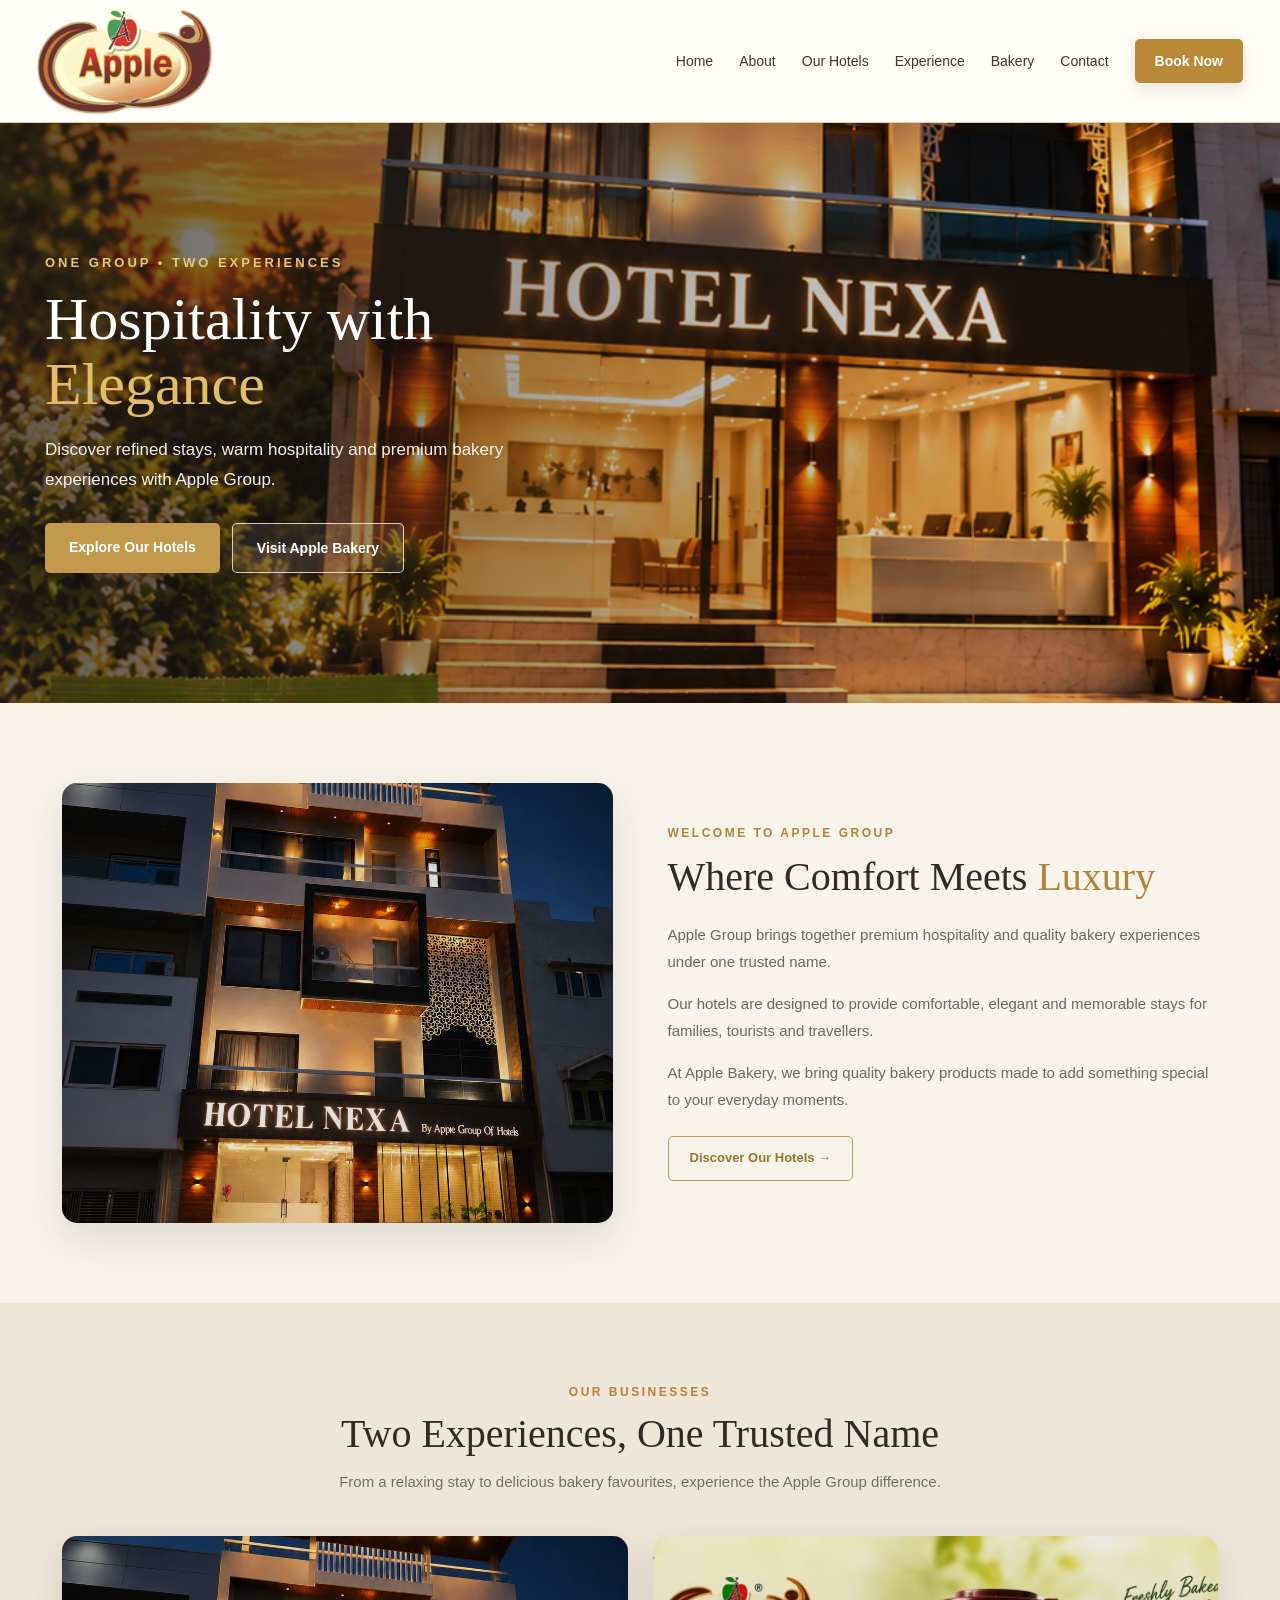
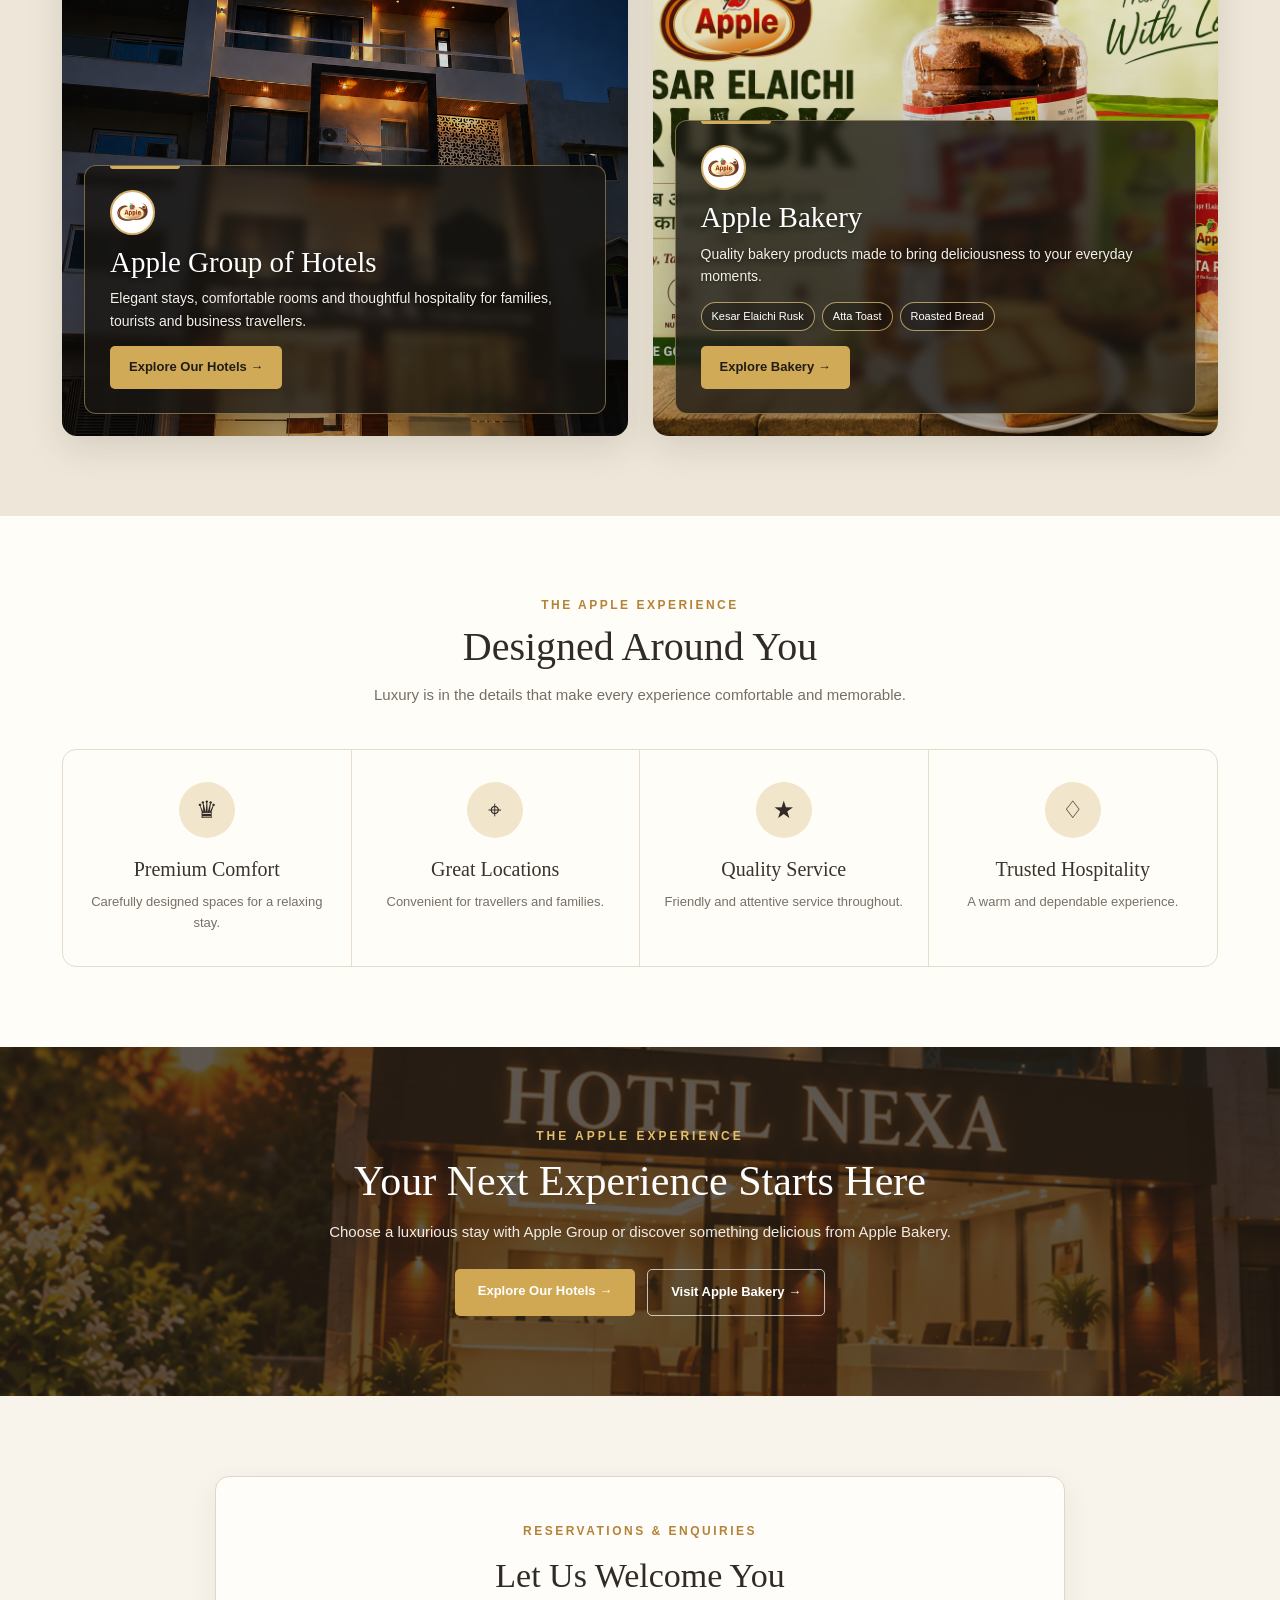
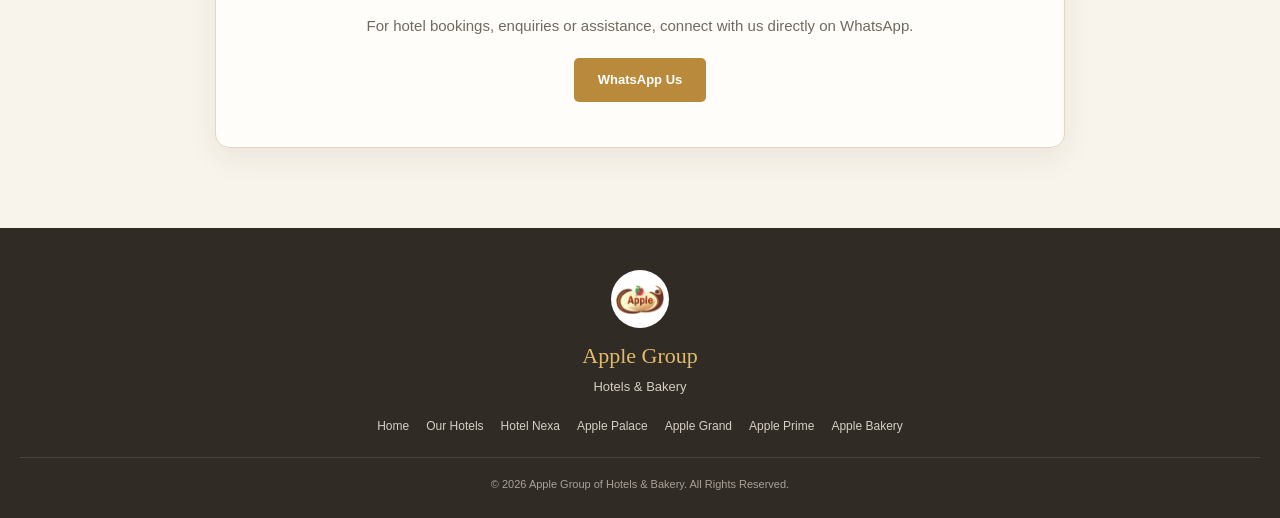
<file: index.html>
<!DOCTYPE html>
<html lang="en">
<head>
<meta charset="UTF-8">
<meta name="viewport" content="width=device-width, initial-scale=1.0">

<title>Apple Group of Hotels & Bakery</title>

<meta name="description"
content="Apple Group of Hotels & Bakery - Luxury hospitality and premium bakery experiences.">

<style>

/* =====================================================
   GLOBAL
===================================================== */

*{
  margin:0;
  padding:0;
  box-sizing:border-box;
}

html{
  scroll-behavior:smooth;
}

body{
  font-family:Arial, Helvetica, sans-serif;
  background:#f8f4eb;
  color:#302b25;
  line-height:1.6;
}

a{
  text-decoration:none;
}

img{
  max-width:100%;
  display:block;
}


/* =====================================================
   HEADER
===================================================== */

header{
  position:sticky;
  top:0;
  z-index:1000;

  background:rgba(255,253,248,.97);

  border-bottom:1px solid #dfcfa9;

  box-shadow:0 4px 20px rgba(55,45,30,.07);
}

.navbar{
  max-width:1250px;
  min-height:76px;

  margin:auto;
  padding:8px 22px;

  display:flex;
  align-items:center;
  justify-content:space-between;

  gap:20px;
}

.logo img{
  width:175px;
  height:auto;
  object-fit:contain;
}

nav{
  display:flex;
  align-items:center;
  gap:26px;
}

nav a{
  color:#3d3730;
  font-size:14px;
  font-weight:500;

  transition:.3s ease;
}

nav a:hover{
  color:#b38435;
}

.book-btn{
  background:#b98938;
  color:#fff !important;

  padding:11px 20px;

  border-radius:5px;

  font-weight:600;

  box-shadow:0 5px 15px rgba(137,100,38,.18);
}

.book-btn:hover{
  background:#956d29;
}


/* =====================================================
   HERO
===================================================== */

.hero{
  min-height:580px;

  position:relative;

  background-image:
  linear-gradient(
    90deg,
    rgba(35,29,23,.72),
    rgba(35,29,23,.35),
    rgba(35,29,23,.08)
  ),
  url("Hero-image-orignal.png");

  background-size:cover;
  background-position:center;

  display:flex;
  align-items:center;
}

.hero-content{
  width:100%;
  max-width:1250px;

  margin:auto;

  padding:60px 30px;
}

.hero-inner{
  max-width:570px;
}

.hero-label{
  color:#e5c77f;

  font-size:13px;
  font-weight:bold;

  letter-spacing:3px;
  text-transform:uppercase;

  margin-bottom:14px;
}

.hero h1{
  font-family:Georgia,"Times New Roman",serif;

  font-size:60px;
  line-height:1.08;

  color:#fff;

  font-weight:500;

  margin-bottom:18px;
}

.hero h1 span{
  color:#e2bd6a;
}

.hero p{
  color:#f5f1e9;

  font-size:17px;
  line-height:1.75;

  max-width:510px;

  margin-bottom:28px;
}

.hero-buttons{
  display:flex;
  flex-wrap:wrap;
  gap:12px;
}

.hero-btn{
  display:inline-block;

  padding:13px 24px;

  border-radius:5px;

  font-size:14px;
  font-weight:600;

  transition:.3s ease;
}

.hero-primary{
  background:#c39a4d;
  color:#fff;

  box-shadow:0 7px 20px rgba(0,0,0,.18);
}

.hero-primary:hover{
  background:#a77c32;
  transform:translateY(-2px);
}

.hero-secondary{
  color:#fff;

  border:1px solid rgba(255,255,255,.75);

  background:rgba(255,255,255,.08);
}

.hero-secondary:hover{
  background:#fff;
  color:#302b25;
}


/* =====================================================
   COMMON
===================================================== */

.section{
  max-width:1200px;

  margin:auto;

  padding:80px 22px;
}

.section-heading{
  text-align:center;

  max-width:750px;

  margin:0 auto 42px;
}

.section-label{
  color:#b38338;

  font-size:12px;
  font-weight:bold;

  letter-spacing:2.5px;
  text-transform:uppercase;

  margin-bottom:8px;
}

.section-heading h2{
  font-family:Georgia,"Times New Roman",serif;

  color:#302b25;

  font-size:40px;

  font-weight:500;

  line-height:1.2;

  margin-bottom:12px;
}

.section-heading p{
  color:#756e64;

  font-size:15px;
}


/* =====================================================
   ABOUT
===================================================== */

.about-section{
  background:#f8f4eb;
}

.about-grid{
  display:grid;

  grid-template-columns:1fr 1fr;

  gap:55px;

  align-items:center;
}

.about-image{
  min-height:440px;

  border-radius:15px;

  overflow:hidden;

  background-image:
  linear-gradient(
    rgba(30,25,20,.12),
    rgba(30,25,20,.12)
  ),
  url("Hotel_nexa.png");

  background-size:cover;
  background-position:center;

  box-shadow:0 15px 40px rgba(55,45,30,.13);
}

.about-content h2{
  font-family:Georgia,"Times New Roman",serif;

  font-size:40px;
  line-height:1.2;

  font-weight:500;

  margin:10px 0 20px;

  color:#302b25;
}

.about-content h2 span{
  color:#b38338;
}

.about-content p{
  color:#6e675d;

  font-size:15px;

  line-height:1.8;

  margin-bottom:15px;
}

.about-btn{
  display:inline-block;

  margin-top:8px;

  padding:11px 21px;

  border:1px solid #c29a50;

  border-radius:5px;

  color:#9b722e;

  font-size:13px;

  font-weight:600;

  transition:.3s;
}

.about-btn:hover{
  background:#c29a50;
  color:#fff;
}


/* =====================================================
   TWO EXPERIENCES
===================================================== */

.experiences-section{
  background:#eee7d9;
}

.experience-grid{
  display:grid;

  grid-template-columns:1fr 1fr;

  gap:25px;
}


/* CARD */

.experience-card{
  position:relative;

  height:500px;

  overflow:hidden;

  border-radius:15px;

  box-shadow:0 12px 35px rgba(50,40,25,.13);

  transition:.35s ease;
}

.experience-card:hover{
  transform:translateY(-6px);

  box-shadow:0 20px 45px rgba(50,40,25,.18);
}


/* IMAGE */

.experience-image{
  position:absolute;

  inset:0;

  background-size:cover;
  background-position:center;

  transition:.5s ease;
}

.experience-card:hover .experience-image{
  transform:scale(1.03);
}


/* HOTEL IMAGE */

.hotel-experience{
  background-image:
  linear-gradient(
    rgba(20,17,14,.10),
    rgba(20,17,14,.32)
  ),
  url("Hotel_nexa.png");

  background-position:center;
}


/* BAKERY IMAGE */

.bakery-experience{
  background-image:
  linear-gradient(
    rgba(30,25,15,.08),
    rgba(30,25,15,.28)
  ),
  url("Apple-bakery-hero.png");

  background-position:center;
}


/* =====================================================
   IMPORTANT TEXT PANEL
===================================================== */

.experience-content{
  position:absolute;

  left:22px;
  right:22px;
  bottom:22px;

  padding:24px 25px;

  border-radius:12px;

  /*
    DARK LUXURY GLASS PANEL
    Text is now clearly readable
  */

  background:rgba(25,22,18,.78);

  border:1px solid rgba(231,199,126,.45);

  backdrop-filter:blur(5px);
  -webkit-backdrop-filter:blur(5px);

  box-shadow:
    0 10px 30px rgba(0,0,0,.22);

  color:#fff;
}


/* GOLD TOP LINE */

.experience-content:before{
  content:"";

  position:absolute;

  top:0;
  left:25px;

  width:70px;
  height:3px;

  background:#d4ad5c;

  border-radius:0 0 5px 5px;
}


/* LOGO */

.logo-icon{
  width:45px;
  height:45px;

  object-fit:contain;

  background:#fff;

  border-radius:50%;

  padding:5px;

  margin-bottom:10px;

  border:2px solid #d5b36d;
}


/* TITLE */

.experience-content h3{
  font-family:Georgia,"Times New Roman",serif;

  font-size:29px;

  line-height:1.2;

  font-weight:500;

  color:#fff;

  margin-bottom:8px;

  text-shadow:0 2px 5px rgba(0,0,0,.45);
}


/* DESCRIPTION */

.experience-content p{
  color:#f5f1e9;

  font-size:14px;

  line-height:1.6;

  margin-bottom:14px;

  text-shadow:0 1px 3px rgba(0,0,0,.5);
}


/* PRODUCT PILLS */

.product-pills{
  display:flex;

  flex-wrap:wrap;

  gap:7px;

  margin-bottom:15px;
}

.product-pills span{
  display:inline-block;

  padding:5px 10px;

  border:1px solid rgba(237,203,132,.7);

  border-radius:20px;

  background:rgba(0,0,0,.25);

  color:#fff;

  font-size:11px;

  white-space:nowrap;
}


/* CARD BUTTON */

.experience-btn{
  display:inline-block;

  padding:11px 19px;

  background:#d1aa58;

  color:#211c16;

  border-radius:5px;

  font-size:13px;

  font-weight:bold;

  transition:.3s;
}

.experience-btn:hover{
  background:#fff;

  color:#302b25;
}


/* =====================================================
   LUXURY FEATURES
===================================================== */

.luxury-section{
  background:#fffdf8;
}

.luxury-grid{
  display:grid;

  grid-template-columns:repeat(4,1fr);

  gap:0;

  border:1px solid #e6dccb;

  border-radius:14px;

  overflow:hidden;

  background:#fffdf8;
}

.luxury-card{
  padding:32px 20px;

  text-align:center;

  border-right:1px solid #e6dccb;

  transition:.3s;
}

.luxury-card:last-child{
  border-right:none;
}

.luxury-card:hover{
  background:#faf5ea;
}

.luxury-icon{
  width:56px;
  height:56px;

  margin:0 auto 15px;

  border-radius:50%;

  display:flex;
  align-items:center;
  justify-content:center;

  background:#f1e5cc;

  font-size:24px;
}

.luxury-card h3{
  font-family:Georgia,"Times New Roman",serif;

  color:#39332b;

  font-size:20px;

  font-weight:500;

  margin-bottom:7px;
}

.luxury-card p{
  color:#777067;

  font-size:13px;

  line-height:1.6;
}


/* =====================================================
   CTA
===================================================== */

.cta-section{
  position:relative;

  padding:80px 22px;

  text-align:center;

  color:#fff;

  background-image:
  linear-gradient(
    rgba(40,31,21,.75),
    rgba(40,31,21,.75)
  ),
  url("Hero-image-orignal.png");

  background-size:cover;
  background-position:center;
}

.cta-content{
  max-width:800px;

  margin:auto;
}

.cta-label{
  color:#e3bd69;

  font-size:12px;

  letter-spacing:3px;

  font-weight:bold;

  margin-bottom:10px;
}

.cta-content h2{
  font-family:Georgia,"Times New Roman",serif;

  font-size:42px;

  font-weight:500;

  line-height:1.2;

  margin-bottom:14px;
}

.cta-content p{
  color:#f0ece5;

  font-size:15px;

  margin-bottom:25px;
}

.cta-buttons{
  display:flex;

  justify-content:center;

  flex-wrap:wrap;

  gap:12px;
}

.cta-btn{
  padding:12px 23px;

  border-radius:5px;

  font-size:13px;

  font-weight:600;

  transition:.3s;
}

.cta-primary{
  background:#d0a853;
  color:#fff;
}

.cta-primary:hover{
  background:#fff;
  color:#302b25;
}

.cta-secondary{
  border:1px solid rgba(255,255,255,.7);
  color:#fff;
}

.cta-secondary:hover{
  background:#fff;
  color:#302b25;
}


/* =====================================================
   CONTACT
===================================================== */

.contact-section{
  background:#f8f4eb;
}

.contact-box{
  max-width:850px;

  margin:auto;

  text-align:center;

  padding:45px 25px;

  background:#fffdf9;

  border:1px solid #e3d7c3;

  border-radius:14px;

  box-shadow:0 10px 30px rgba(55,45,30,.07);
}

.contact-box h2{
  font-family:Georgia,"Times New Roman",serif;

  font-size:34px;

  font-weight:500;

  margin-bottom:10px;
}

.contact-box p{
  color:#70695f;

  font-size:15px;

  margin-bottom:20px;
}

.whatsapp-btn{
  display:inline-block;

  padding:12px 24px;

  background:#b98a3b;

  color:#fff;

  border-radius:5px;

  font-size:13px;

  font-weight:600;
}

.whatsapp-btn:hover{
  background:#946c2c;
}


/* =====================================================
   FOOTER
===================================================== */

footer{
  background:#302b25;

  color:#fff;

  text-align:center;

  padding:42px 20px 25px;
}

footer img{
  width:58px;
  height:58px;

  object-fit:contain;

  background:#fff;

  padding:5px;

  border-radius:50%;

  margin:0 auto 10px;
}

footer h3{
  font-family:Georgia,"Times New Roman",serif;

  color:#e1bb6d;

  font-size:22px;

  font-weight:500;

  margin-bottom:3px;
}

footer p{
  color:#d3ccc1;

  font-size:13px;
}

.footer-links{
  display:flex;

  justify-content:center;

  flex-wrap:wrap;

  gap:17px;

  margin:20px auto;
}

.footer-links a{
  color:#d6cfc5;

  font-size:12px;
}

.footer-links a:hover{
  color:#e2bd6b;
}

.copyright{
  border-top:1px solid rgba(255,255,255,.12);

  padding-top:18px;

  margin-top:15px;

  color:#aaa299;

  font-size:11px;
}


/* =====================================================
   TABLET
===================================================== */

@media(max-width:900px){

  nav{
    gap:14px;
  }

  nav a{
    font-size:12px;
  }

  .logo img{
    width:145px;
  }

  .hero h1{
    font-size:50px;
  }

  .about-grid{
    gap:30px;
  }

  .luxury-grid{
    grid-template-columns:repeat(2,1fr);
  }

  .luxury-card:nth-child(2){
    border-right:none;
  }

  .luxury-card:nth-child(-n+2){
    border-bottom:1px solid #e6dccb;
  }
}


/* =====================================================
   MOBILE
===================================================== */

@media(max-width:700px){

  .navbar{
    min-height:64px;

    padding:7px 14px;
  }

  .logo img{
    width:125px;
  }

  nav{
    gap:8px;
  }

  nav a{
    font-size:11px;
  }

  nav a:nth-child(2),
  nav a:nth-child(3),
  nav a:nth-child(4),
  nav a:nth-child(5),
  nav a:nth-child(6){
    display:none;
  }

  .book-btn{
    padding:9px 12px;

    font-size:11px !important;
  }


  /* HERO */

  .hero{
    min-height:540px;

    background-position:65% center;

    align-items:flex-end;
  }

  .hero-content{
    padding:35px 20px 42px;
  }

  .hero-inner{
    max-width:100%;
  }

  .hero-label{
    font-size:10px;

    letter-spacing:2px;
  }

  .hero h1{
    font-size:38px;
  }

  .hero p{
    font-size:13px;

    line-height:1.6;
  }

  .hero-btn{
    padding:10px 15px;

    font-size:11px;
  }


  /* SECTIONS */

  .section{
    padding:60px 15px;
  }

  .section-heading h2{
    font-size:31px;
  }

  .section-heading p{
    font-size:13px;
  }


  /* ABOUT */

  .about-grid{
    grid-template-columns:1fr;

    gap:28px;
  }

  .about-image{
    min-height:320px;
  }

  .about-content h2{
    font-size:31px;
  }

  .about-content p{
    font-size:14px;
  }


  /* TWO EXPERIENCES */

  .experience-grid{
    grid-template-columns:1fr;

    gap:20px;
  }

  .experience-card{
    height:460px;
  }

  /*
    Mobile par panel aur clear
  */

  .experience-content{
    left:13px;
    right:13px;
    bottom:13px;

    padding:21px 18px;
  }

  .experience-content h3{
    font-size:25px;
  }

  .experience-content p{
    font-size:13px;
  }

  .logo-icon{
    width:42px;
    height:42px;
  }


  /* FEATURES */

  .luxury-grid{
    grid-template-columns:1fr 1fr;
  }

  .luxury-card{
    padding:24px 12px;
  }

  .luxury-card h3{
    font-size:17px;
  }

  .luxury-card p{
    font-size:11px;
  }


  /* CTA */

  .cta-section{
    padding:65px 18px;
  }

  .cta-content h2{
    font-size:31px;
  }

  .cta-content p{
    font-size:13px;
  }


  /* CONTACT */

  .contact-box{
    padding:35px 18px;
  }

  .contact-box h2{
    font-size:29px;
  }

}


/* =====================================================
   SMALL MOBILE
===================================================== */

@media(max-width:420px){

  .logo img{
    width:112px;
  }

  .hero{
    min-height:500px;

    background-position:66% center;
  }

  .hero h1{
    font-size:34px;
  }

  .hero p{
    font-size:12px;
  }

  .hero-btn{
    padding:9px 12px;
  }

  .experience-card{
    height:440px;
  }

  .experience-content{
    left:10px;
    right:10px;
    bottom:10px;

    padding:18px 15px;
  }

  .experience-content h3{
    font-size:23px;
  }

  .experience-content p{
    font-size:12px;
  }

  .product-pills span{
    font-size:10px;
    padding:4px 8px;
  }

  .luxury-grid{
    grid-template-columns:1fr;
  }

  .luxury-card{
    border-right:none !important;
    border-bottom:1px solid #e6dccb;
  }

  .luxury-card:last-child{
    border-bottom:none;
  }

}

</style>
</head>


<body>


<!-- =====================================================
     HEADER
===================================================== -->

<header>

<div class="navbar">

<a href="index.html" class="logo">

<img
src="Apple-logo.png"
alt="Apple Group">

</a>


<nav>

<a href="index.html">Home</a>

<a href="#about">About</a>

<a href="hotels.html">Our Hotels</a>

<a href="#experience">Experience</a>

<a href="apple-bakery.html">Bakery</a>

<a href="#contact">Contact</a>

<a
href="https://wa.me/918770434255"
target="_blank"
class="book-btn">

Book Now

</a>

</nav>

</div>

</header>



<!-- =====================================================
     HERO
===================================================== -->

<section class="hero">

<div class="hero-content">

<div class="hero-inner">

<div class="hero-label">
ONE GROUP • TWO EXPERIENCES
</div>

<h1>
Hospitality with
<span>Elegance</span>
</h1>

<p>
Discover refined stays, warm hospitality and
premium bakery experiences with Apple Group.
</p>

<div class="hero-buttons">

<a
href="hotels.html"
class="hero-btn hero-primary">

Explore Our Hotels

</a>

<a
href="apple-bakery.html"
class="hero-btn hero-secondary">

Visit Apple Bakery

</a>

</div>

</div>

</div>

</section>



<!-- =====================================================
     ABOUT
===================================================== -->

<section
class="about-section"
id="about">

<div class="section">

<div class="about-grid">


<div class="about-image">
</div>


<div class="about-content">

<div class="section-label">
WELCOME TO APPLE GROUP
</div>

<h2>
Where Comfort Meets
<span>Luxury</span>
</h2>

<p>
Apple Group brings together premium hospitality
and quality bakery experiences under one trusted name.
</p>

<p>
Our hotels are designed to provide comfortable,
elegant and memorable stays for families, tourists
and travellers.
</p>

<p>
At Apple Bakery, we bring quality bakery products
made to add something special to your everyday moments.
</p>

<a
href="hotels.html"
class="about-btn">

Discover Our Hotels →

</a>

</div>

</div>

</div>

</section>



<!-- =====================================================
     TWO EXPERIENCES
===================================================== -->

<section
class="experiences-section"
id="experience">

<div class="section">


<div class="section-heading">

<div class="section-label">
OUR BUSINESSES
</div>

<h2>
Two Experiences,
One Trusted Name
</h2>

<p>
From a relaxing stay to delicious bakery favourites,
experience the Apple Group difference.
</p>

</div>



<div class="experience-grid">


<!-- =================================================
     HOTEL CARD
================================================= -->

<div class="experience-card">

<div class="experience-image hotel-experience">
</div>


<div class="experience-content">

<img
src="Apple-logo.png"
alt="Apple Group"
class="logo-icon">


<h3>
Apple Group of Hotels
</h3>

<p>
Elegant stays, comfortable rooms and thoughtful
hospitality for families, tourists and business
travellers.
</p>

<a
href="hotels.html"
class="experience-btn">

Explore Our Hotels →

</a>

</div>

</div>



<!-- =================================================
     BAKERY CARD
================================================= -->

<div class="experience-card">

<div class="experience-image bakery-experience">
</div>


<div class="experience-content">

<img
src="Apple-logo.png"
alt="Apple Bakery"
class="logo-icon">


<h3>
Apple Bakery
</h3>

<p>
Quality bakery products made to bring
deliciousness to your everyday moments.
</p>


<div class="product-pills">

<span>
Kesar Elaichi Rusk
</span>

<span>
Atta Toast
</span>

<span>
Roasted Bread
</span>

</div>


<a
href="apple-bakery.html"
class="experience-btn">

Explore Bakery →

</a>

</div>

</div>


</div>

</div>

</section>



<!-- =====================================================
     LUXURY FEATURES
===================================================== -->

<section class="luxury-section">

<div class="section">


<div class="section-heading">

<div class="section-label">
THE APPLE EXPERIENCE
</div>

<h2>
Designed Around You
</h2>

<p>
Luxury is in the details that make every
experience comfortable and memorable.
</p>

</div>



<div class="luxury-grid">


<div class="luxury-card">

<div class="luxury-icon">
♛
</div>

<h3>
Premium Comfort
</h3>

<p>
Carefully designed spaces for
a relaxing stay.
</p>

</div>



<div class="luxury-card">

<div class="luxury-icon">
⌖
</div>

<h3>
Great Locations
</h3>

<p>
Convenient for travellers
and families.
</p>

</div>



<div class="luxury-card">

<div class="luxury-icon">
★
</div>

<h3>
Quality Service
</h3>

<p>
Friendly and attentive
service throughout.
</p>

</div>



<div class="luxury-card">

<div class="luxury-icon">
♢
</div>

<h3>
Trusted Hospitality
</h3>

<p>
A warm and dependable
experience.
</p>

</div>


</div>

</div>

</section>



<!-- =====================================================
     CTA
===================================================== -->

<section class="cta-section">

<div class="cta-content">

<div class="cta-label">
THE APPLE EXPERIENCE
</div>

<h2>
Your Next Experience Starts Here
</h2>

<p>
Choose a luxurious stay with Apple Group
or discover something delicious from Apple Bakery.
</p>


<div class="cta-buttons">

<a
href="hotels.html"
class="cta-btn cta-primary">

Explore Our Hotels →

</a>

<a
href="apple-bakery.html"
class="cta-btn cta-secondary">

Visit Apple Bakery →

</a>

</div>

</div>

</section>



<!-- =====================================================
     CONTACT
===================================================== -->

<section
class="contact-section"
id="contact">

<div class="section">

<div class="contact-box">

<div class="section-label">
RESERVATIONS & ENQUIRIES
</div>

<h2>
Let Us Welcome You
</h2>

<p>
For hotel bookings, enquiries or assistance,
connect with us directly on WhatsApp.
</p>

<a
href="https://wa.me/918770434255"
target="_blank"
class="whatsapp-btn">

WhatsApp Us

</a>

</div>

</div>

</section>



<!-- =====================================================
     FOOTER
===================================================== -->

<footer>

<img
src="Apple-logo.png"
alt="Apple Group Logo">

<h3>
Apple Group
</h3>

<p>
Hotels & Bakery
</p>


<div class="footer-links">

<a href="index.html">
Home
</a>

<a href="hotels.html">
Our Hotels
</a>

<a href="hotel-nexa.html">
Hotel Nexa
</a>

<a href="hotel-apple-palace.html">
Apple Palace
</a>

<a href="hotel-apple-grand.html">
Apple Grand
</a>

<a href="hotel-apple-prime.html">
Apple Prime
</a>

<a href="apple-bakery.html">
Apple Bakery
</a>

</div>


<div class="copyright">

© 2026 Apple Group of Hotels & Bakery.
All Rights Reserved.

</div>

</footer>


</body>
</html>
</file>
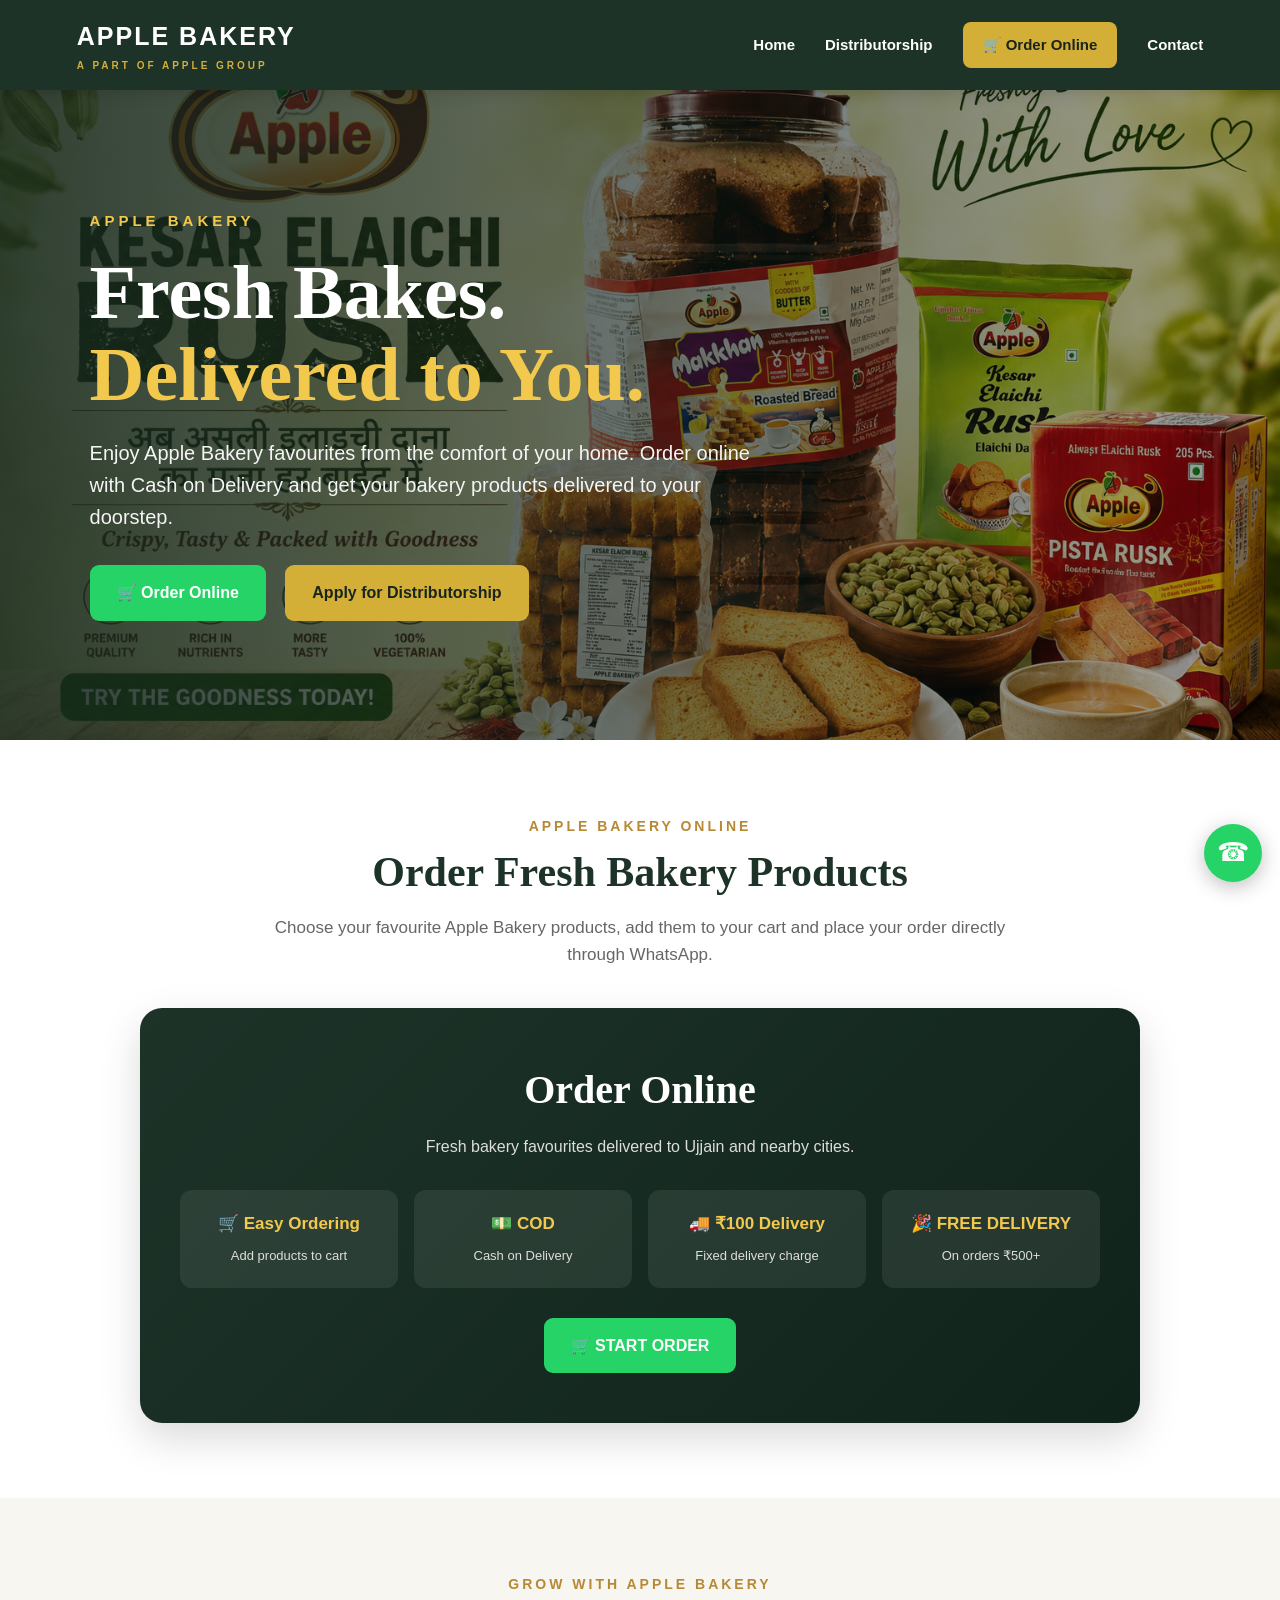
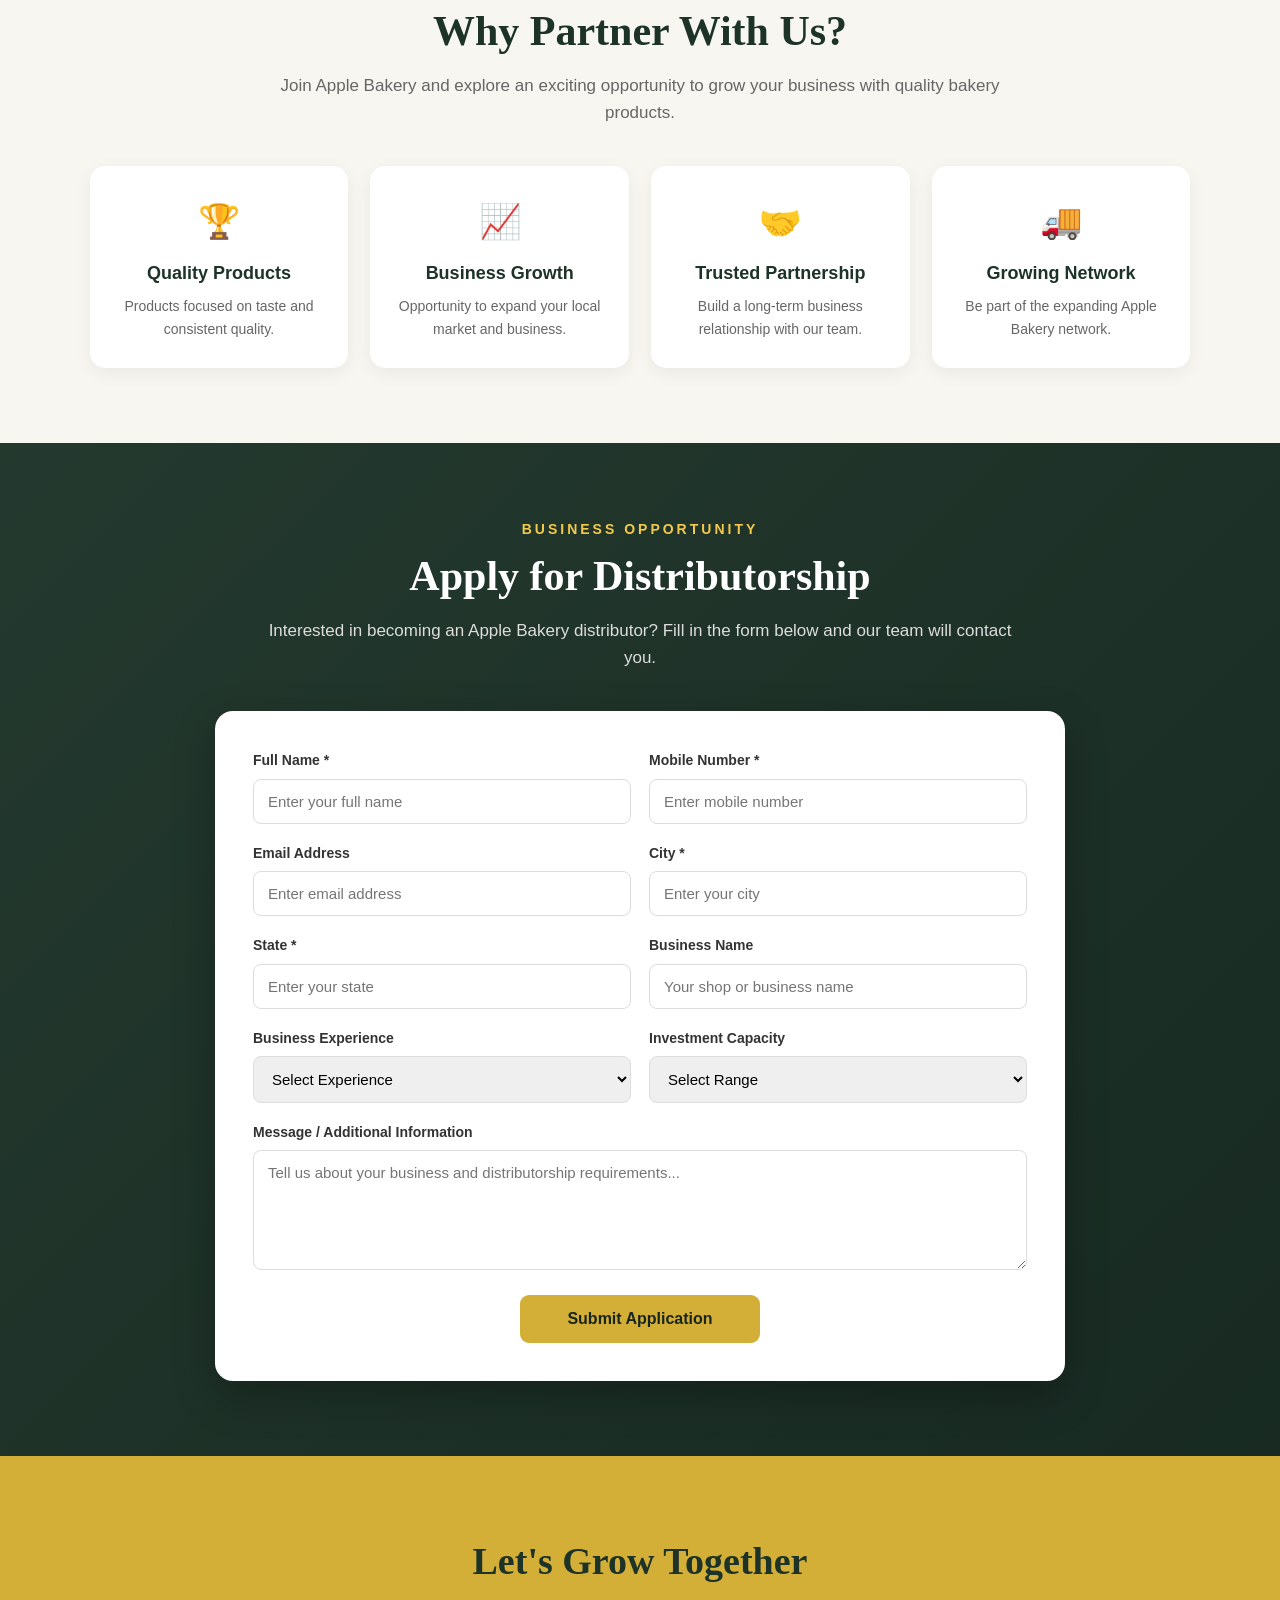
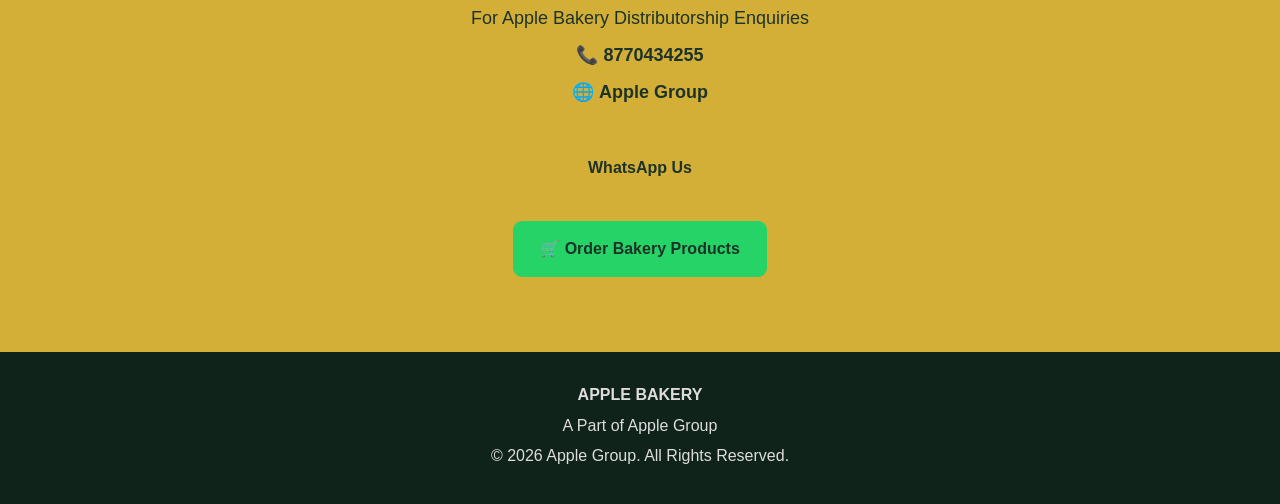
<file: apple-bakery.html>
<!DOCTYPE html>
<html lang="en">

<head>

<meta charset="UTF-8">

<meta name="viewport"
      content="width=device-width, initial-scale=1.0">

<title>Apple Bakery | Fresh Bakes & Distributorship</title>

<meta
name="description"
content="Apple Bakery - Fresh bakery products and distributorship opportunities."
>

<style>

/* =========================
   RESET
========================= */

*{
    margin:0;
    padding:0;
    box-sizing:border-box;
}

html{
    scroll-behavior:smooth;
}

body{
    font-family:Arial, sans-serif;
    background:#f8f6f1;
    color:#2b241d;
    line-height:1.6;
    overflow-x:hidden;
}


/* =========================
   HEADER
========================= */

header{
    background:#1d3328;
    padding:16px 6%;
    position:sticky;
    top:0;
    z-index:1000;
    box-shadow:0 3px 15px rgba(0,0,0,.15);
}

.navbar{
    max-width:1200px;
    margin:auto;
    display:flex;
    align-items:center;
    justify-content:space-between;
    gap:25px;
}

.logo{
    color:#fff;
    font-size:25px;
    font-weight:bold;
    letter-spacing:2px;
    text-decoration:none;
}

.logo span{
    display:block;
    color:#d4af37;
    font-size:10px;
    letter-spacing:3px;
    margin-top:2px;
}

nav{
    display:flex;
    align-items:center;
    gap:30px;
}

nav a{
    color:#fff;
    text-decoration:none;
    font-size:15px;
    font-weight:600;
    transition:.3s ease;
}

nav a:hover{
    color:#d4af37;
}

.order-nav{
    background:#d4af37;
    color:#17251e !important;
    padding:11px 20px;
    border-radius:8px;
    font-weight:bold;
}

.order-nav:hover{
    background:#f1c84b;
}


/* =========================
   HERO
========================= */

.hero{

    min-height:650px;

    background:
    linear-gradient(
        90deg,
        rgba(20,39,30,.88),
        rgba(0,0,0,.35)
    ),
    url('Apple-bakery-hero.png');

    background-size:cover;
    background-position:center;
    background-repeat:no-repeat;

    display:flex;
    align-items:center;

    padding:80px 7%;

    color:#fff;
}

.hero-content{
    max-width:720px;
}

.hero-tag{
    color:#f2c94c;
    font-size:15px;
    letter-spacing:4px;
    font-weight:bold;
    margin-bottom:18px;
}

.hero h1{
    font-family:Georgia,serif;
    font-size:clamp(45px,6vw,76px);
    line-height:1.08;
    margin-bottom:22px;
}

.hero h1 span{
    color:#f2c94c;
    display:block;
}

.hero p{
    font-size:20px;
    color:#f5f5f5;
    margin-bottom:32px;
    max-width:680px;
}


/* =========================
   BUTTONS
========================= */

.btn{
    display:inline-block;

    background:#d4af37;
    color:#17251e;

    text-decoration:none;

    font-weight:bold;

    padding:15px 27px;

    border-radius:9px;

    border:none;

    cursor:pointer;

    transition:.3s ease;

    font-size:16px;
}

.btn:hover{
    transform:translateY(-2px);
    background:#f2c94c;
}

.order-btn{
    background:#25d366;
    color:#fff;
}

.order-btn:hover{
    background:#20bd5a;
    color:#fff;
}

.hero .order-btn{
    margin-right:15px;
}


/* =========================
   GENERAL SECTIONS
========================= */

section{
    padding:75px 7%;
}

.container{
    max-width:1200px;
    margin:auto;
}

.section-tag{
    color:#b88935;
    text-transform:uppercase;
    letter-spacing:3px;
    font-weight:bold;
    font-size:14px;
    margin-bottom:10px;
    text-align:center;
}

.section-title{
    text-align:center;
    font-family:Georgia,serif;
    font-size:42px;
    color:#1d3328;
    margin-bottom:16px;
    line-height:1.2;
}

.section-text{
    max-width:750px;
    margin:0 auto 40px;
    text-align:center;
    color:#666;
    font-size:17px;
}


/* =========================
   ONLINE ORDER SECTION
========================= */

.online-order{
    background:#fff;
}

.order-box{

    max-width:1000px;
    margin:auto;

    background:
    linear-gradient(
        135deg,
        #1d3328,
        #10231b
    );

    border-radius:22px;

    padding:50px 40px;

    color:#fff;

    box-shadow:
    0 15px 40px rgba(0,0,0,.15);

    text-align:center;
}

.order-box h2{
    font-family:Georgia,serif;
    font-size:40px;
    margin-bottom:12px;
}

.order-box p{
    color:#ddd;
    max-width:650px;
    margin:0 auto 28px;
}

.order-features{

    display:grid;

    grid-template-columns:
    repeat(4,1fr);

    gap:16px;

    margin:30px 0;
}

.order-feature{

    background:
    rgba(255,255,255,.08);

    padding:20px 12px;

    border-radius:12px;
}

.order-feature strong{

    display:block;

    color:#f2c94c;

    font-size:17px;

    margin-bottom:5px;
}

.order-feature span{

    font-size:13px;

    color:#ddd;
}


/* =========================
   BENEFITS
========================= */

.benefits{
    background:#f8f6f1;
}

.benefit-grid{

    display:grid;

    grid-template-columns:
    repeat(4,1fr);

    gap:22px;
}

.benefit-card{

    background:#fff;

    padding:28px 20px;

    border-radius:15px;

    text-align:center;

    box-shadow:
    0 5px 18px rgba(0,0,0,.06);
}

.benefit-icon{

    font-size:34px;

    margin-bottom:10px;
}

.benefit-card h3{

    color:#1d3328;

    margin-bottom:8px;

    font-size:18px;
}

.benefit-card p{

    color:#666;

    font-size:14px;
}


/* =========================
   DISTRIBUTORSHIP
========================= */

.distributorship{

    background:
    linear-gradient(
        135deg,
        rgba(29,51,40,.97),
        rgba(16,35,27,.97)
    );

    color:#fff;
}

.distributorship .section-tag{
    color:#f2c94c;
}

.distributorship .section-title{
    color:#fff;
}

.distributorship .section-text{
    color:#ddd;
}

.form-box{

    max-width:850px;

    margin:auto;

    background:#fff;

    padding:38px;

    border-radius:18px;

    color:#222;

    box-shadow:
    0 15px 40px rgba(0,0,0,.25);
}

.form-grid{

    display:grid;

    grid-template-columns:
    repeat(2,1fr);

    gap:18px;
}

.form-group{

    display:flex;

    flex-direction:column;
}

.form-group.full{
    grid-column:1/-1;
}

.form-group label{

    font-size:14px;

    font-weight:bold;

    margin-bottom:7px;

    color:#333;
}

.form-group input,
.form-group select,
.form-group textarea{

    width:100%;

    padding:13px 14px;

    border:1px solid #ddd;

    border-radius:8px;

    font-size:15px;

    font-family:Arial,sans-serif;

    outline:none;
}

.form-group input:focus,
.form-group select:focus,
.form-group textarea:focus{

    border-color:#d4af37;

    box-shadow:
    0 0 0 3px
    rgba(212,175,55,.12);
}

.form-group textarea{

    min-height:120px;

    resize:vertical;
}

.form-submit{

    margin-top:25px;

    text-align:center;
}

.form-submit .btn{

    min-width:240px;
}


/* =========================
   CONTACT
========================= */

.contact{

    background:#d4af37;

    text-align:center;

    color:#1d3328;
}

.contact h2{

    font-family:Georgia,serif;

    font-size:38px;

    margin-bottom:12px;
}

.contact p{

    font-size:18px;

    margin-bottom:8px;
}

.contact a{

    color:#1d3328;

    font-weight:bold;

    text-decoration:none;
}


/* =========================
   FOOTER
========================= */

footer{

    background:#10231b;

    color:#fff;

    text-align:center;

    padding:30px 6%;
}

footer p{

    margin-bottom:5px;

    color:#ddd;
}


/* =========================
   FLOATING WHATSAPP
========================= */

.floating-whatsapp{

    position:fixed;

    right:18px;

    bottom:18px;

    width:58px;

    height:58px;

    border-radius:50%;

    background:#25d366;

    color:#fff;

    display:flex;

    align-items:center;

    justify-content:center;

    text-decoration:none;

    font-size:26px;

    box-shadow:
    0 5px 20px rgba(0,0,0,.25);

    z-index:999;
}


/* =========================
   MOBILE
========================= */

@media(max-width:768px){

    header{
        padding:14px 5%;
    }

    .navbar{

        flex-direction:column;

        gap:12px;
    }

    .logo{

        font-size:23px;

        text-align:center;
    }

    nav{

        width:100%;

        justify-content:center;

        gap:16px;

        flex-wrap:wrap;
    }

    nav a{

        font-size:13px;
    }

    .order-nav{

        padding:9px 15px;
    }


    /* HERO */

    .hero{

        min-height:650px;

        padding:55px 6%;

        align-items:center;

        background-position:center;
    }

    .hero-content{

        width:100%;
    }

    .hero-tag{

        font-size:13px;

        letter-spacing:3px;
    }

    .hero h1{

        font-size:42px;

        line-height:1.08;
    }

    .hero p{

        font-size:17px;

        line-height:1.65;

        margin-bottom:28px;
    }


    /* IMPORTANT:
       BUTTONS SEPARATED
    */

    .hero-content .btn{

        display:block;

        width:100%;

        max-width:430px;

        margin-left:0 !important;

        margin-right:0 !important;

        margin-bottom:25px;

        text-align:center;
    }

    .hero-content .order-btn{

        margin-top:0 !important;

        margin-bottom:25px !important;
    }

    .hero-content .btn:last-child{

        margin-bottom:0;
    }


    /* SECTIONS */

    section{

        padding:55px 5%;
    }

    .section-title{

        font-size:32px;
    }

    .section-text{

        font-size:15px;

        line-height:1.6;
    }


    /* ORDER */

    .order-box{

        padding:35px 20px;

        border-radius:18px;
    }

    .order-box h2{

        font-size:32px;
    }

    .order-features{

        grid-template-columns:
        repeat(2,1fr);

        gap:12px;
    }


    /* BENEFITS */

    .benefit-grid{

        grid-template-columns:
        repeat(2,1fr);

        gap:13px;
    }

    .benefit-card{

        padding:20px 12px;
    }

    .benefit-icon{

        font-size:28px;
    }

    .benefit-card h3{

        font-size:15px;
    }

    .benefit-card p{

        font-size:12px;
    }


    /* FORM */

    .form-box{

        padding:22px 16px;

        border-radius:14px;
    }

    .form-grid{

        grid-template-columns:1fr;

        gap:15px;
    }

    .form-group.full{

        grid-column:auto;
    }

    .form-group input,
    .form-group select,
    .form-group textarea{

        padding:12px;

        font-size:14px;
    }

    .form-submit .btn{

        width:100%;

        min-width:0;
    }


    /* CONTACT */

    .contact h2{

        font-size:30px;
    }

    .contact p{

        font-size:15px;
    }

}


/* =========================
   SMALL PHONES
========================= */

@media(max-width:420px){

    .hero h1{

        font-size:37px;
    }

    .hero p{

        font-size:16px;
    }

    .order-features{

        grid-template-columns:1fr;
    }

    .benefit-grid{

        grid-template-columns:1fr;
    }

}

</style>

</head>


<body>


<!-- =========================
     HEADER
========================= -->

<header>

<div class="navbar">

<a href="index.html" class="logo">

APPLE BAKERY

<span>
A PART OF APPLE GROUP
</span>

</a>


<nav>

<a href="index.html">
Home
</a>

<a href="#distributorship">
Distributorship
</a>

<a
href="bakery-order.html"
class="order-nav"
>
🛒 Order Online
</a>

<a href="#contact">
Contact
</a>

</nav>

</div>

</header>



<!-- =========================
     HERO
========================= -->

<section class="hero">

<div class="hero-content">


<div class="hero-tag">

APPLE BAKERY

</div>


<h1>

Fresh Bakes.

<span>
Delivered to You.
</span>

</h1>


<p>

Enjoy Apple Bakery favourites from the comfort
of your home. Order online with Cash on Delivery
and get your bakery products delivered to your doorstep.

</p>


<a
href="bakery-order.html"
class="btn order-btn"
>
🛒 Order Online
</a>


<a
href="#distributorship"
class="btn"
>
Apply for Distributorship
</a>


</div>

</section>



<!-- =========================
     ONLINE ORDER
========================= -->

<section class="online-order">

<div class="container">


<div class="section-tag">

APPLE BAKERY ONLINE

</div>


<h2 class="section-title">

Order Fresh Bakery Products

</h2>


<p class="section-text">

Choose your favourite Apple Bakery products,
add them to your cart and place your order
directly through WhatsApp.

</p>


<div class="order-box">


<h2>

Order Online

</h2>


<p>

Fresh bakery favourites delivered to
Ujjain and nearby cities.

</p>


<div class="order-features">


<div class="order-feature">

<strong>
🛒 Easy Ordering
</strong>

<span>
Add products to cart
</span>

</div>


<div class="order-feature">

<strong>
💵 COD
</strong>

<span>
Cash on Delivery
</span>

</div>


<div class="order-feature">

<strong>
🚚 ₹100 Delivery
</strong>

<span>
Fixed delivery charge
</span>

</div>


<div class="order-feature">

<strong>
🎉 FREE DELIVERY
</strong>

<span>
On orders ₹500+
</span>

</div>


</div>


<a
href="bakery-order.html"
class="btn order-btn"
>
🛒 START ORDER
</a>


</div>

</div>

</section>



<!-- =========================
     BENEFITS
========================= -->

<section class="benefits">

<div class="container">


<div class="section-tag">

GROW WITH APPLE BAKERY

</div>


<h2 class="section-title">

Why Partner With Us?

</h2>


<p class="section-text">

Join Apple Bakery and explore an exciting
opportunity to grow your business with
quality bakery products.

</p>


<div class="benefit-grid">


<div class="benefit-card">

<div class="benefit-icon">
🏆
</div>

<h3>
Quality Products
</h3>

<p>
Products focused on taste and consistent quality.
</p>

</div>


<div class="benefit-card">

<div class="benefit-icon">
📈
</div>

<h3>
Business Growth
</h3>

<p>
Opportunity to expand your local market and business.
</p>

</div>


<div class="benefit-card">

<div class="benefit-icon">
🤝
</div>

<h3>
Trusted Partnership
</h3>

<p>
Build a long-term business relationship with our team.
</p>

</div>


<div class="benefit-card">

<div class="benefit-icon">
🚚
</div>

<h3>
Growing Network
</h3>

<p>
Be part of the expanding Apple Bakery network.
</p>

</div>


</div>

</div>

</section>



<!-- =========================
     DISTRIBUTORSHIP
========================= -->

<section
class="distributorship"
id="distributorship"
>

<div class="container">


<div class="section-tag">

BUSINESS OPPORTUNITY

</div>


<h2 class="section-title">

Apply for Distributorship

</h2>


<p class="section-text">

Interested in becoming an Apple Bakery distributor?
Fill in the form below and our team will contact you.

</p>


<div class="form-box">


<form
action="https://formsubmit.co/applebakeryujn@gmail.com"
method="POST"
>


<input
type="hidden"
name="_subject"
value="New Apple Bakery Distributorship Application"
>


<input
type="hidden"
name="_captcha"
value="false"
>


<input
type="hidden"
name="_template"
value="table"
>


<div class="form-grid">


<div class="form-group">

<label>
Full Name *
</label>

<input
type="text"
name="Full Name"
placeholder="Enter your full name"
required
>

</div>


<div class="form-group">

<label>
Mobile Number *
</label>

<input
type="tel"
name="Mobile Number"
placeholder="Enter mobile number"
required
>

</div>


<div class="form-group">

<label>
Email Address
</label>

<input
type="email"
name="Email"
placeholder="Enter email address"
>

</div>


<div class="form-group">

<label>
City *
</label>

<input
type="text"
name="City"
placeholder="Enter your city"
required
>

</div>


<div class="form-group">

<label>
State *
</label>

<input
type="text"
name="State"
placeholder="Enter your state"
required
>

</div>


<div class="form-group">

<label>
Business Name
</label>

<input
type="text"
name="Business Name"
placeholder="Your shop or business name"
>

</div>


<div class="form-group">

<label>
Business Experience
</label>

<select name="Business Experience">

<option value="">
Select Experience
</option>

<option>
No Previous Experience
</option>

<option>
Less Than 1 Year
</option>

<option>
1 - 3 Years
</option>

<option>
More Than 3 Years
</option>

</select>

</div>


<div class="form-group">

<label>
Investment Capacity
</label>

<select name="Investment Capacity">

<option value="">
Select Range
</option>

<option>
Below ₹50,000
</option>

<option>
₹50,000 - ₹1 Lakh
</option>

<option>
₹1 Lakh - ₹3 Lakh
</option>

<option>
Above ₹3 Lakh
</option>

</select>

</div>


<div class="form-group full">

<label>
Message / Additional Information
</label>

<textarea
name="Message"
placeholder="Tell us about your business and distributorship requirements..."
></textarea>

</div>


</div>


<div class="form-submit">

<button
type="submit"
class="btn"
>
Submit Application
</button>

</div>


</form>

</div>

</div>

</section>



<!-- =========================
     CONTACT
========================= -->

<section
class="contact"
id="contact"
>

<div class="container">


<h2>
Let's Grow Together
</h2>


<p>
For Apple Bakery Distributorship Enquiries
</p>


<p>

📞

<a href="tel:+918770434255">
8770434255
</a>

</p>


<p>

🌐

<a href="index.html">
Apple Group
</a>

</p>


<br>


<a
href="https://wa.me/918770434255?text=Hello%2C%20I%20am%20interested%20in%20Apple%20Bakery."
class="btn"
target="_blank"
rel="noopener"
>
WhatsApp Us
</a>


<br><br>


<a
href="bakery-order.html"
class="btn order-btn"
>
🛒 Order Bakery Products
</a>


</div>

</section>



<!-- =========================
     FOOTER
========================= -->

<footer>

<p>
<strong>
APPLE BAKERY
</strong>
</p>

<p>
A Part of Apple Group
</p>

<p>
© 2026 Apple Group. All Rights Reserved.
</p>

</footer>



<!-- =========================
     FLOATING WHATSAPP
========================= -->

<a
href="https://wa.me/918770434255?text=Hello%2C%20I%20want%20to%20know%20more%20about%20Apple%20Bakery."
class="floating-whatsapp"
target="_blank"
rel="noopener"
aria-label="Chat on WhatsApp"
>
☎
</a>


</body>

</html>
</file>
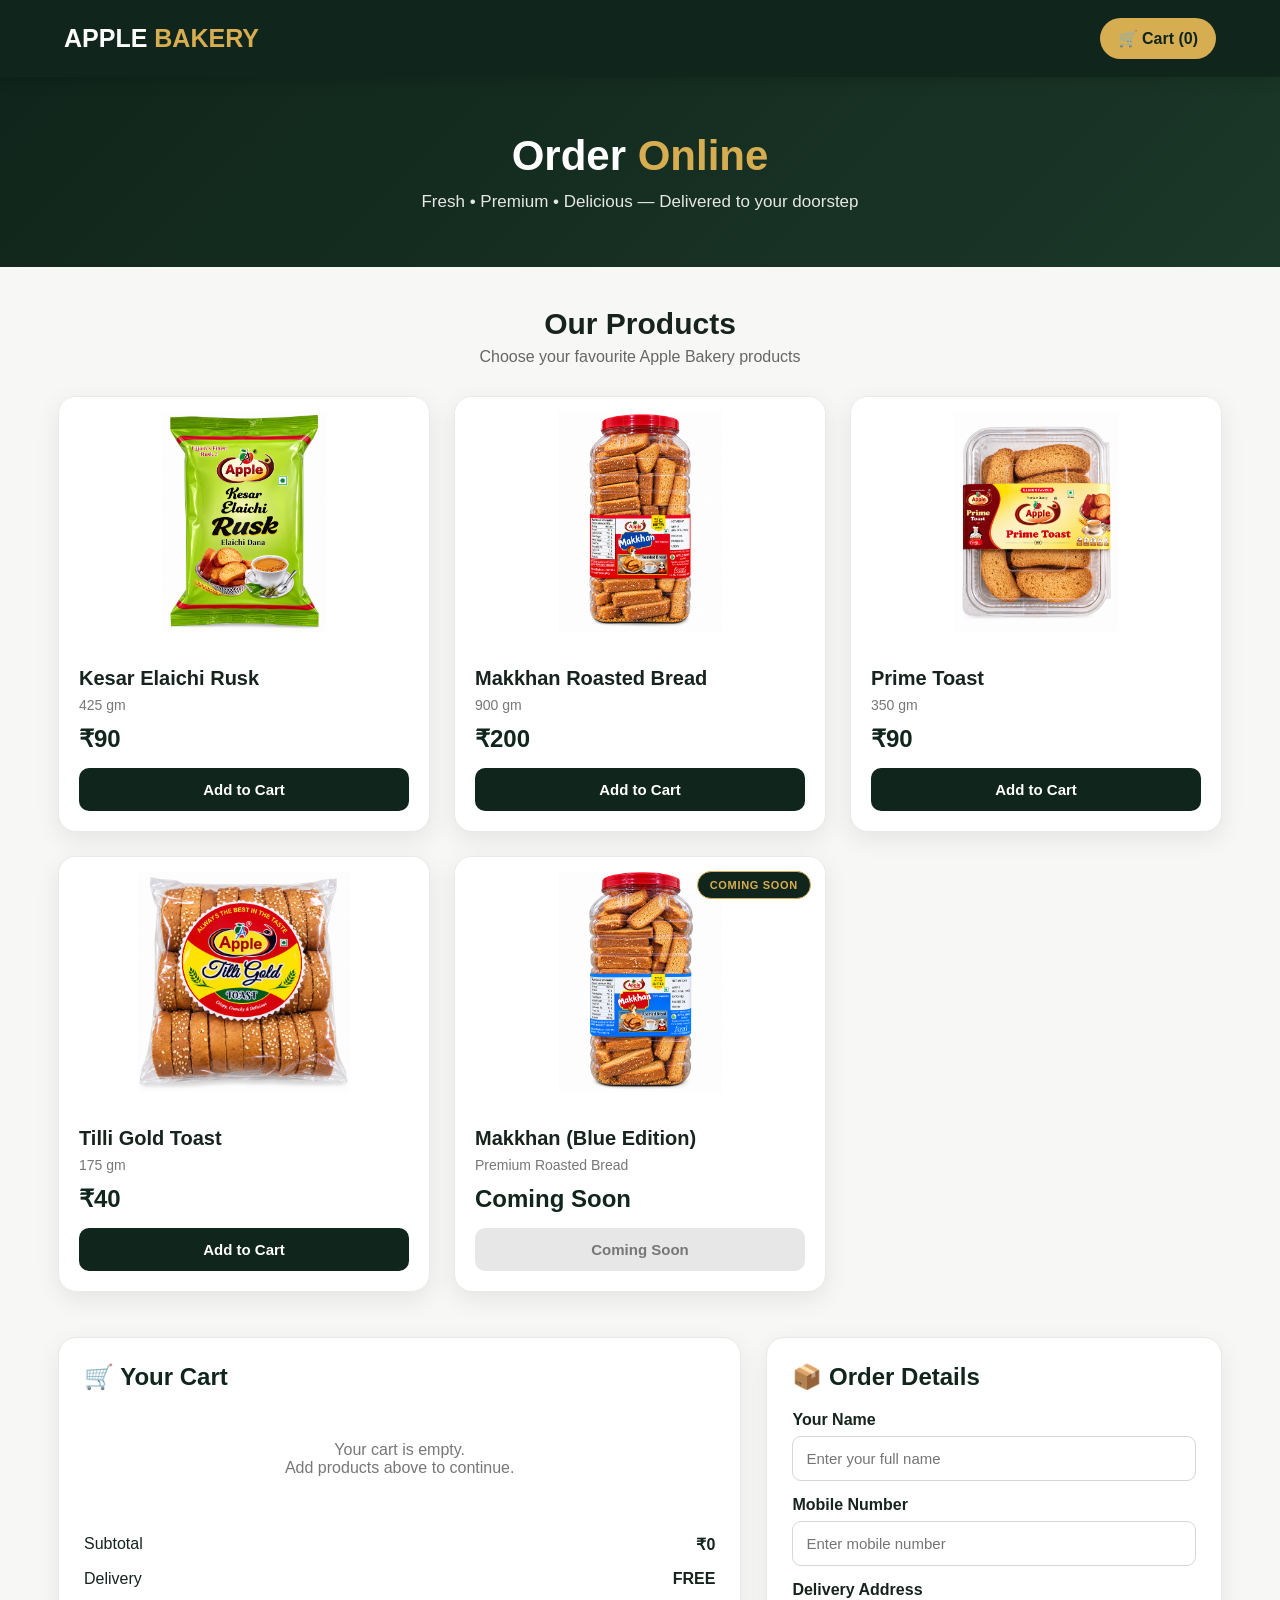
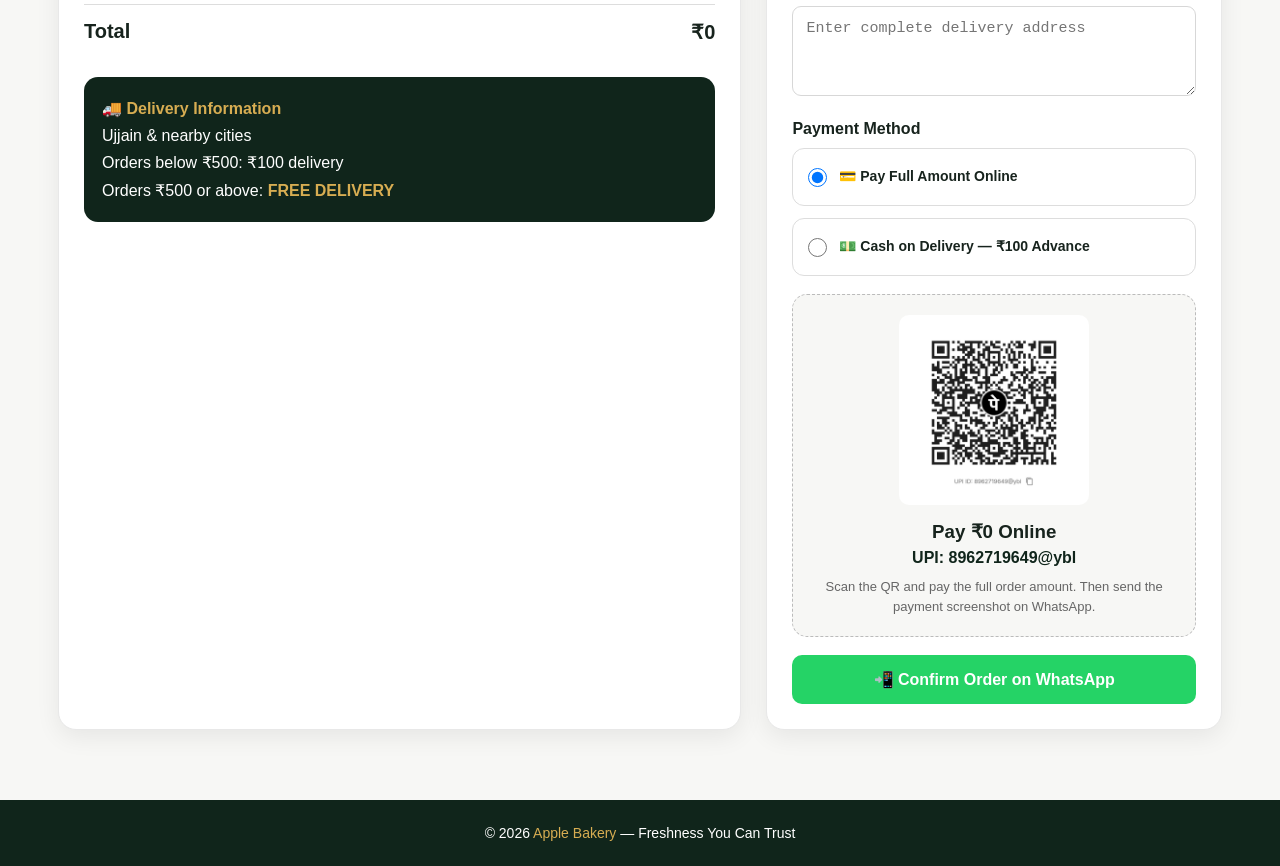
<file: bakery-order.html>
<!DOCTYPE html>
<html lang="en">
<head>
<meta charset="UTF-8">
<meta name="viewport" content="width=device-width, initial-scale=1.0">

<title>Apple Bakery | Order Online</title>

<style>
*{
    box-sizing:border-box;
    margin:0;
    padding:0;
}

body{
    font-family:Arial,Helvetica,sans-serif;
    background:#f7f7f5;
    color:#17231d;
}

header{
    background:#10251b;
    color:#fff;
    padding:18px 5%;
    display:flex;
    align-items:center;
    justify-content:space-between;
    position:sticky;
    top:0;
    z-index:1000;
    box-shadow:0 3px 15px rgba(0,0,0,.15);
}

.logo{
    font-size:25px;
    font-weight:800;
}

.logo span{
    color:#d7ad52;
}

.cart-top{
    background:#d7ad52;
    color:#10251b;
    padding:11px 18px;
    border-radius:30px;
    font-weight:700;
    cursor:pointer;
}

.hero{
    background:linear-gradient(135deg,#10251b,#1b3829);
    color:#fff;
    text-align:center;
    padding:55px 20px;
}

.hero h1{
    font-size:42px;
    margin-bottom:12px;
}

.hero p{
    font-size:17px;
    color:#e7e7e7;
}

.gold{
    color:#d7ad52;
}

.container{
    max-width:1200px;
    margin:auto;
    padding:40px 18px 70px;
}

.section-title{
    text-align:center;
    margin-bottom:30px;
}

.section-title h2{
    font-size:30px;
    margin-bottom:7px;
}

.section-title p{
    color:#666;
}

.products{
    display:grid;
    grid-template-columns:repeat(3,1fr);
    gap:24px;
}

.product-card{
    background:#fff;
    border-radius:18px;
    overflow:hidden;
    box-shadow:0 7px 25px rgba(0,0,0,.08);
    border:1px solid #e9e9e9;
    transition:.25s;
}

.product-card:hover{
    transform:translateY(-4px);
    box-shadow:0 12px 30px rgba(0,0,0,.13);
}

.product-image{
    width:100%;
    height:250px;
    background:#fff;
    display:flex;
    align-items:center;
    justify-content:center;
    padding:15px;
    position:relative;
}

.product-image img{
    width:100%;
    height:100%;
    object-fit:contain;
}

.coming-badge{
    position:absolute;
    top:14px;
    right:14px;
    background:#10251b;
    color:#d7ad52;
    border:1px solid #d7ad52;
    padding:7px 12px;
    border-radius:20px;
    font-size:11px;
    font-weight:800;
    letter-spacing:.7px;
}

.product-info{
    padding:20px;
}

.product-info h3{
    font-size:20px;
    margin-bottom:7px;
}

.weight{
    color:#777;
    font-size:14px;
    margin-bottom:12px;
}

.price{
    color:#10251b;
    font-size:24px;
    font-weight:800;
    margin-bottom:15px;
}

.add-btn,
.coming-btn{
    width:100%;
    padding:13px;
    border-radius:10px;
    font-size:15px;
    font-weight:700;
}

.add-btn{
    border:none;
    background:#10251b;
    color:#fff;
    cursor:pointer;
}

.add-btn:hover{
    background:#1d4934;
}

.coming-btn{
    border:none;
    background:#e7e7e7;
    color:#777;
    cursor:not-allowed;
}

.order-section{
    margin-top:45px;
    display:grid;
    grid-template-columns:1.2fr .8fr;
    gap:25px;
}

.box{
    background:#fff;
    border-radius:18px;
    padding:25px;
    box-shadow:0 7px 25px rgba(0,0,0,.07);
    border:1px solid #e8e8e8;
}

.box h2{
    margin-bottom:20px;
    color:#10251b;
}

.cart-empty{
    text-align:center;
    padding:30px 10px;
    color:#777;
}

.cart-item{
    display:flex;
    justify-content:space-between;
    align-items:center;
    gap:15px;
    padding:15px 0;
    border-bottom:1px solid #eee;
}

.cart-item-name{
    font-weight:700;
}

.cart-item-price{
    font-size:13px;
    color:#777;
    margin-top:4px;
}

.quantity{
    display:flex;
    align-items:center;
    gap:9px;
}

.quantity button{
    width:30px;
    height:30px;
    border:none;
    border-radius:50%;
    background:#10251b;
    color:#fff;
    cursor:pointer;
    font-size:18px;
}

.quantity span{
    font-weight:700;
    min-width:18px;
    text-align:center;
}

.summary{
    margin-top:20px;
}

.summary-row{
    display:flex;
    justify-content:space-between;
    padding:8px 0;
}

.summary-row.total{
    border-top:1px solid #ddd;
    margin-top:8px;
    padding-top:15px;
    font-size:20px;
    font-weight:800;
}

.form-group{
    margin-bottom:15px;
}

.form-group label{
    display:block;
    font-weight:700;
    margin-bottom:7px;
}

.form-group input,
.form-group textarea{
    width:100%;
    padding:13px;
    border:1px solid #d7d7d7;
    border-radius:9px;
    font-size:15px;
    outline:none;
}

.form-group input:focus,
.form-group textarea:focus{
    border-color:#10251b;
}

.form-group textarea{
    min-height:90px;
    resize:vertical;
}

.payment-title{
    margin-top:20px;
    margin-bottom:10px;
    font-weight:800;
}

.payment-methods{
    display:flex;
    flex-direction:column;
    gap:12px;
}

.payment-option{
    width:100%;
    min-height:58px;
    display:flex !important;
    align-items:center !important;
    gap:12px !important;
    padding:13px 15px !important;
    border:1px solid #ddd;
    border-radius:12px;
    background:#fff;
    cursor:pointer;
}

.payment-option input{
    width:19px;
    height:19px;
    flex:0 0 19px;
    margin:0;
}

.payment-option span{
    display:block;
    flex:1;
    font-size:14px;
    line-height:1.4;
    font-weight:700;
}

.qr-box{
    margin-top:18px;
    text-align:center;
    background:#f7f7f5;
    border-radius:15px;
    padding:20px;
    border:1px dashed #bbb;
}

.qr-box img{
    width:190px;
    height:190px;
    object-fit:contain;
    background:#fff;
    padding:8px;
    border-radius:10px;
}

.qr-box h3{
    margin:12px 0 6px;
}

.upi{
    font-weight:700;
    color:#10251b;
    word-break:break-all;
}

.payment-note{
    margin-top:10px;
    font-size:13px;
    color:#666;
    line-height:1.5;
}

.whatsapp-btn{
    width:100%;
    margin-top:18px;
    border:none;
    background:#25D366;
    color:#fff;
    padding:15px;
    border-radius:10px;
    font-size:16px;
    font-weight:800;
    cursor:pointer;
}

.delivery-note{
    margin-top:25px;
    background:#10251b;
    color:#fff;
    padding:18px;
    border-radius:14px;
    line-height:1.7;
}

.delivery-note strong{
    color:#d7ad52;
}

/* CONFIRMATION */
.confirmation{
    display:none;
    max-width:700px;
    margin:45px auto;
    background:#fff;
    border-radius:22px;
    padding:35px 25px;
    text-align:center;
    box-shadow:0 10px 35px rgba(0,0,0,.12);
}

.confirm-icon{
    width:75px;
    height:75px;
    margin:0 auto 18px;
    border-radius:50%;
    background:#10251b;
    color:#d7ad52;
    display:flex;
    align-items:center;
    justify-content:center;
    font-size:38px;
}

.confirmation h2{
    font-size:30px;
    margin-bottom:8px;
}

.confirmation p{
    color:#666;
    line-height:1.6;
}

.order-id-box{
    margin:20px 0;
    background:#f7f7f5;
    border:1px dashed #d7ad52;
    border-radius:12px;
    padding:15px;
}

.order-id-box small{
    display:block;
    color:#777;
    margin-bottom:5px;
}

.order-id{
    font-size:23px;
    font-weight:800;
    color:#10251b;
    letter-spacing:1px;
}

.confirm-details{
    text-align:left;
    background:#fafafa;
    border-radius:14px;
    padding:18px;
    margin-top:18px;
}

.confirm-row{
    display:flex;
    justify-content:space-between;
    gap:15px;
    padding:8px 0;
    border-bottom:1px solid #eee;
}

.confirm-row:last-child{
    border-bottom:none;
}

.new-order-btn{
    margin-top:20px;
    width:100%;
    padding:14px;
    border:none;
    border-radius:10px;
    background:#10251b;
    color:#fff;
    font-weight:700;
    cursor:pointer;
}

footer{
    background:#10251b;
    color:#fff;
    text-align:center;
    padding:25px 15px;
    font-size:14px;
}

footer span{
    color:#d7ad52;
}

@media(max-width:850px){

    .products{
        grid-template-columns:repeat(2,1fr);
    }

    .order-section{
        grid-template-columns:1fr;
    }
}

@media(max-width:600px){

    header{
        padding:14px 16px;
    }

    .logo{
        font-size:20px;
    }

    .cart-top{
        padding:9px 13px;
        font-size:13px;
    }

    .hero{
        padding:40px 18px;
    }

    .hero h1{
        font-size:31px;
    }

    .hero p{
        font-size:14px;
    }

    .container{
        padding:30px 12px 50px;
    }

    .section-title h2{
        font-size:25px;
    }

    .products{
        grid-template-columns:1fr;
        gap:18px;
    }

    .product-image{
        height:280px;
    }

    .box{
        padding:18px;
    }

    .cart-item{
        align-items:flex-start;
    }

    .confirmation{
        margin:25px 12px;
        padding:30px 18px;
    }
}
</style>
</head>

<body>

<header>

    <div class="logo">
        APPLE <span>BAKERY</span>
    </div>

    <div class="cart-top" onclick="scrollToCart()">
        🛒 Cart (<span id="cartCount">0</span>)
    </div>

</header>


<section class="hero">

    <h1>
        Order <span class="gold">Online</span>
    </h1>

    <p>
        Fresh • Premium • Delicious — Delivered to your doorstep
    </p>

</section>


<div class="container">

    <div class="section-title">

        <h2>Our Products</h2>

        <p>
            Choose your favourite Apple Bakery products
        </p>

    </div>


    <!-- PRODUCTS -->

    <div class="products">


        <!-- KESAR -->

        <div class="product-card">

            <div class="product-image">

                <img
                    src="kesar-elaichi-rusk.png"
                    alt="Kesar Elaichi Rusk"
                >

            </div>

            <div class="product-info">

                <h3>Kesar Elaichi Rusk</h3>

                <div class="weight">
                    425 gm
                </div>

                <div class="price">
                    ₹90
                </div>

                <button
                    class="add-btn"
                    onclick="addToCart('Kesar Elaichi Rusk',90)"
                >
                    Add to Cart
                </button>

            </div>

        </div>


        <!-- MAKKHAN -->

        <div class="product-card">

            <div class="product-image">

                <img
                    src="makkhan-roasted-bread.png"
                    alt="Makkhan Roasted Bread"
                >

            </div>

            <div class="product-info">

                <h3>Makkhan Roasted Bread</h3>

                <div class="weight">
                    900 gm
                </div>

                <div class="price">
                    ₹200
                </div>

                <button
                    class="add-btn"
                    onclick="addToCart('Makkhan Roasted Bread',200)"
                >
                    Add to Cart
                </button>

            </div>

        </div>


        <!-- PRIME -->

        <div class="product-card">

            <div class="product-image">

                <img
                    src="prime-toast.png"
                    alt="Prime Toast"
                >

            </div>

            <div class="product-info">

                <h3>Prime Toast</h3>

                <div class="weight">
                    350 gm
                </div>

                <div class="price">
                    ₹90
                </div>

                <button
                    class="add-btn"
                    onclick="addToCart('Prime Toast',90)"
                >
                    Add to Cart
                </button>

            </div>

        </div>


        <!-- TILLI -->

        <div class="product-card">

            <div class="product-image">

                <img
                    src="tilli-gold-toast.png"
                    alt="Tilli Gold Toast"
                >

            </div>

            <div class="product-info">

                <h3>Tilli Gold Toast</h3>

                <div class="weight">
                    175 gm
                </div>

                <div class="price">
                    ₹40
                </div>

                <button
                    class="add-btn"
                    onclick="addToCart('Tilli Gold Toast',40)"
                >
                    Add to Cart
                </button>

            </div>

        </div>


        <!-- BLUE EDITION -->

        <div class="product-card">

            <div class="product-image">

                <img
                    src="makkhan-blue-edition.png"
                    alt="Makkhan Blue Edition"
                >

                <div class="coming-badge">
                    COMING SOON
                </div>

            </div>

            <div class="product-info">

                <h3>Makkhan (Blue Edition)</h3>

                <div class="weight">
                    Premium Roasted Bread
                </div>

                <div class="price">
                    Coming Soon
                </div>

                <button
                    class="coming-btn"
                    disabled
                >
                    Coming Soon
                </button>

            </div>

        </div>

    </div>


    <!-- ORDER AREA -->

    <div class="order-section" id="orderArea">


        <!-- CART -->

        <div class="box">

            <h2>
                🛒 Your Cart
            </h2>

            <div id="cartItems">

                <div class="cart-empty">

                    Your cart is empty.<br>

                    Add products above to continue.

                </div>

            </div>


            <div class="summary">

                <div class="summary-row">

                    <span>
                        Subtotal
                    </span>

                    <strong>
                        ₹<span id="subtotal">0</span>
                    </strong>

                </div>


                <div class="summary-row">

                    <span>
                        Delivery
                    </span>

                    <strong id="deliveryText">
                        ₹0
                    </strong>

                </div>


                <div class="summary-row total">

                    <span>
                        Total
                    </span>

                    <strong>
                        ₹<span id="total">0</span>
                    </strong>

                </div>

            </div>


            <div class="delivery-note">

                🚚 <strong>Delivery Information</strong><br>

                Ujjain & nearby cities<br>

                Orders below ₹500: ₹100 delivery<br>

                Orders ₹500 or above:
                <strong>FREE DELIVERY</strong>

            </div>

        </div>


        <!-- CUSTOMER -->

        <div class="box">

            <h2>
                📦 Order Details
            </h2>


            <div class="form-group">

                <label>
                    Your Name
                </label>

                <input
                    type="text"
                    id="customerName"
                    placeholder="Enter your full name"
                >

            </div>


            <div class="form-group">

                <label>
                    Mobile Number
                </label>

                <input
                    type="tel"
                    id="customerPhone"
                    placeholder="Enter mobile number"
                    maxlength="10"
                >

            </div>


            <div class="form-group">

                <label>
                    Delivery Address
                </label>

                <textarea
                    id="customerAddress"
                    placeholder="Enter complete delivery address"
                ></textarea>

            </div>


            <div class="payment-title">
                Payment Method
            </div>


            <div class="payment-methods">


                <label class="payment-option">

                    <input
                        type="radio"
                        name="payment"
                        value="online"
                        checked
                        onchange="updatePayment()"
                    >

                    <span>
                        💳 Pay Full Amount Online
                    </span>

                </label>


                <label class="payment-option">

                    <input
                        type="radio"
                        name="payment"
                        value="cod"
                        onchange="updatePayment()"
                    >

                    <span>
                        💵 Cash on Delivery — ₹100 Advance
                    </span>

                </label>

            </div>


            <!-- QR -->

            <div class="qr-box">

                <img
                    src="apple-bakery-qr.jpg"
                    alt="Apple Bakery UPI QR"
                >

                <h3 id="qrTitle">
                    Pay ₹0 Online
                </h3>

                <div class="upi">
                    UPI: 8962719649@ybl
                </div>

                <div
                    class="payment-note"
                    id="paymentNote"
                >
                    Scan the QR and pay the full order amount.
                    Then send the payment screenshot on WhatsApp.
                </div>

            </div>


            <button
                class="whatsapp-btn"
                onclick="placeOrder()"
            >
                📲 Confirm Order on WhatsApp
            </button>

        </div>

    </div>


    <!-- CONFIRMATION -->

    <div
        class="confirmation"
        id="confirmation"
    >

        <div class="confirm-icon">
            ✓
        </div>

        <h2>
            Order Ready! 🎉
        </h2>

        <p>
            Your order details have been prepared.
            Please complete the payment and send the screenshot
            on WhatsApp to confirm your order.
        </p>


        <div class="order-id-box">

            <small>
                YOUR ORDER ID
            </small>

            <div
                class="order-id"
                id="confirmOrderId"
            >
                AB-000000
            </div>

        </div>


        <div class="confirm-details">

            <div class="confirm-row">

                <span>
                    Customer
                </span>

                <strong id="confirmName">
                    -
                </strong>

            </div>


            <div class="confirm-row">

                <span>
                    Total
                </span>

                <strong>
                    ₹<span id="confirmTotal">0</span>
                </strong>

            </div>


            <div class="confirm-row">

                <span>
                    Online Advance
                </span>

                <strong>
                    ₹<span id="confirmAdvance">0</span>
                </strong>

            </div>


            <div class="confirm-row">

                <span>
                    Cash Remaining
                </span>

                <strong>
                    ₹<span id="confirmRemaining">0</span>
                </strong>

            </div>


            <div class="confirm-row">

                <span>
                    Payment
                </span>

                <strong id="confirmPayment">
                    -
                </strong>

            </div>

        </div>


        <button
            class="new-order-btn"
            onclick="newOrder()"
        >
            🛍️ Place Another Order
        </button>

    </div>

</div>


<footer>

    © 2026
    <span>Apple Bakery</span>
    — Freshness You Can Trust

</footer>


<script>

let cart = [];


/* ADD TO CART */

function addToCart(name, price){

    let existing =
        cart.find(item => item.name === name);

    if(existing){

        existing.qty++;

    }else{

        cart.push({
            name:name,
            price:price,
            qty:1
        });

    }

    renderCart();

    document.getElementById("orderArea")
        .scrollIntoView({
            behavior:"smooth",
            block:"start"
        });
}


/* CHANGE QUANTITY */

function changeQty(index,change){

    cart[index].qty += change;

    if(cart[index].qty <= 0){

        cart.splice(index,1);

    }

    renderCart();
}


/* SUBTOTAL */

function getSubtotal(){

    return cart.reduce(function(total,item){

        return total +
            (item.price * item.qty);

    },0);
}


/* RENDER CART */

function renderCart(){

    const cartItems =
        document.getElementById("cartItems");

    const cartCount =
        document.getElementById("cartCount");

    const subtotalElement =
        document.getElementById("subtotal");

    const deliveryText =
        document.getElementById("deliveryText");

    const totalElement =
        document.getElementById("total");


    let itemCount =
        cart.reduce(function(total,item){

            return total + item.qty;

        },0);


    cartCount.innerText = itemCount;


    if(cart.length === 0){

        cartItems.innerHTML = `
            <div class="cart-empty">
                Your cart is empty.<br>
                Add products above to continue.
            </div>
        `;

    }else{

        cartItems.innerHTML = "";

        cart.forEach(function(item,index){

            let div =
                document.createElement("div");

            div.className = "cart-item";

            div.innerHTML = `

                <div>

                    <div class="cart-item-name">
                        ${item.name}
                    </div>

                    <div class="cart-item-price">
                        ₹${item.price} × ${item.qty}
                    </div>

                </div>

                <div class="quantity">

                    <button
                        onclick="changeQty(${index},-1)"
                    >
                        −
                    </button>

                    <span>
                        ${item.qty}
                    </span>

                    <button
                        onclick="changeQty(${index},1)"
                    >
                        +
                    </button>

                </div>
            `;

            cartItems.appendChild(div);

        });

    }


    let subtotal = getSubtotal();

    let delivery = 0;

    if(subtotal > 0 && subtotal < 500){

        delivery = 100;

    }


    let total =
        subtotal + delivery;


    subtotalElement.innerText =
        subtotal;

    deliveryText.innerText =
        delivery === 0
        ? "FREE"
        : "₹" + delivery;

    totalElement.innerText =
        total;


    updatePayment();
}


/* PAYMENT */

function updatePayment(){

    let subtotal =
        getSubtotal();

    let delivery =
        subtotal > 0 && subtotal < 500
        ? 100
        : 0;

    let total =
        subtotal + delivery;


    let payment =
        document.querySelector(
            'input[name="payment"]:checked'
        );


    if(!payment) return;


    let qrTitle =
        document.getElementById("qrTitle");

    let paymentNote =
        document.getElementById("paymentNote");


    if(payment.value === "online"){

        qrTitle.innerText =
            "Pay ₹" + total + " Online";

        paymentNote.innerText =
            "Scan the QR and pay the full order amount. Then send the payment screenshot on WhatsApp.";

    }else{

        let advance =
            total > 0 ? 100 : 0;

        let remaining =
            Math.max(total - advance,0);


        qrTitle.innerText =
            "Pay ₹" + advance + " Advance";

        paymentNote.innerText =
            "Pay ₹100 advance online to confirm your COD order. Remaining ₹" +
            remaining +
            " will be collected in cash at delivery.";
    }
}


/* ORDER ID */

function generateOrderId(){

    let now =
        new Date();

    let year =
        String(now.getFullYear()).slice(-2);

    let month =
        String(now.getMonth()+1).padStart(2,"0");

    let day =
        String(now.getDate()).padStart(2,"0");

    let random =
        Math.floor(1000 + Math.random()*9000);

    return "AB-" +
        year +
        month +
        day +
        "-" +
        random;
}


/* PLACE ORDER */

function placeOrder(){

    if(cart.length === 0){

        alert(
            "Please add at least one product to your cart."
        );

        scrollToCart();

        return;
    }


    let name =
        document.getElementById("customerName")
            .value.trim();

    let phone =
        document.getElementById("customerPhone")
            .value.trim();

    let address =
        document.getElementById("customerAddress")
            .value.trim();


    if(!name || !phone || !address){

        alert(
            "Please enter your Name, Mobile Number and Delivery Address."
        );

        return;
    }


    if(!/^[0-9]{10}$/.test(phone)){

        alert(
            "Please enter a valid 10 digit mobile number."
        );

        return;
    }


    let payment =
        document.querySelector(
            'input[name="payment"]:checked'
        ).value;


    let subtotal =
        getSubtotal();


    let delivery =
        subtotal < 500
        ? 100
        : 0;


    let total =
        subtotal + delivery;


    let orderId =
        generateOrderId();


    let advance = 0;

    let remaining = 0;

    let paymentText = "";


    if(payment === "online"){

        paymentText =
            "Full Amount Online";

        advance =
            total;

        remaining = 0;

    }else{

        paymentText =
            "Cash on Delivery";

        advance =
            total > 0 ? 100 : 0;

        remaining =
            Math.max(total - 100,0);
    }


    /*
       WHATSAPP MESSAGE
    */

    let message =
        "🍞 *APPLE BAKERY*%0A" +
        "━━━━━━━━━━━━━━━━━━%0A" +
        "🧾 *NEW ONLINE ORDER*%0A%0A" +

        "🔖 *Order ID:* " +
        encodeURIComponent(orderId) +
        "%0A" +

        "👤 *Customer:* " +
        encodeURIComponent(name) +
        "%0A" +

        "📱 *Mobile:* " +
        encodeURIComponent(phone) +
        "%0A" +

        "📍 *Delivery Address:*%0A" +
        encodeURIComponent(address) +
        "%0A%0A" +

        "🛒 *ORDER ITEMS*%0A" +
        "━━━━━━━━━━━━━━━━━━%0A";


    cart.forEach(function(item){

        message +=
            "• " +
            encodeURIComponent(item.name) +
            " × " +
            item.qty +
            " = ₹" +
            (item.price * item.qty) +
            "%0A";

    });


    message +=

        "%0A━━━━━━━━━━━━━━━━━━%0A" +

        "Subtotal: ₹" +
        subtotal +
        "%0A" +

        "Delivery: " +
        (delivery === 0
        ? "FREE"
        : "₹100") +
        "%0A" +

        "💰 *TOTAL: ₹" +
        total +
        "*%0A%0A" +

        "💳 *Payment:* " +
        encodeURIComponent(paymentText) +
        "%0A" +

        "💵 *Online Paid/Advance:* ₹" +
        advance +
        "%0A" +

        "💵 *Cash Remaining:* ₹" +
        remaining +
        "%0A%0A" +

        "📸 Payment screenshot will be shared on WhatsApp.%0A%0A" +

        "Thank you for choosing *Apple Bakery* ❤️";


    /*
       SHOW CONFIRMATION
    */

    document.getElementById("confirmOrderId")
        .innerText = orderId;

    document.getElementById("confirmName")
        .innerText = name;

    document.getElementById("confirmTotal")
        .innerText = total;

    document.getElementById("confirmAdvance")
        .innerText = advance;

    document.getElementById("confirmRemaining")
        .innerText = remaining;

    document.getElementById("confirmPayment")
        .innerText = paymentText;


    document.getElementById("orderArea")
        .style.display = "none";

    document.getElementById("confirmation")
        .style.display = "block";


    document.getElementById("confirmation")
        .scrollIntoView({
            behavior:"smooth"
        });


    /*
       OPEN WHATSAPP
    */

    let whatsappNumber =
        "918770434255";

    let whatsappURL =
        "https://wa.me/" +
        whatsappNumber +
        "?text=" +
        message;


    setTimeout(function(){

        window.open(
            whatsappURL,
            "_blank"
        );

    },500);

}


/* NEW ORDER */

function newOrder(){

    cart = [];

    document.getElementById("customerName")
        .value = "";

    document.getElementById("customerPhone")
        .value = "";

    document.getElementById("customerAddress")
        .value = "";


    document.getElementById("confirmation")
        .style.display = "none";

    document.getElementById("orderArea")
        .style.display = "grid";


    renderCart();


    window.scrollTo({
        top:0,
        behavior:"smooth"
    });
}


/* CART SCROLL */

function scrollToCart(){

    document.getElementById("orderArea")
        .scrollIntoView({
            behavior:"smooth"
        });
}


/* INITIAL */

renderCart();

</script>

</body>
</html>
</file>
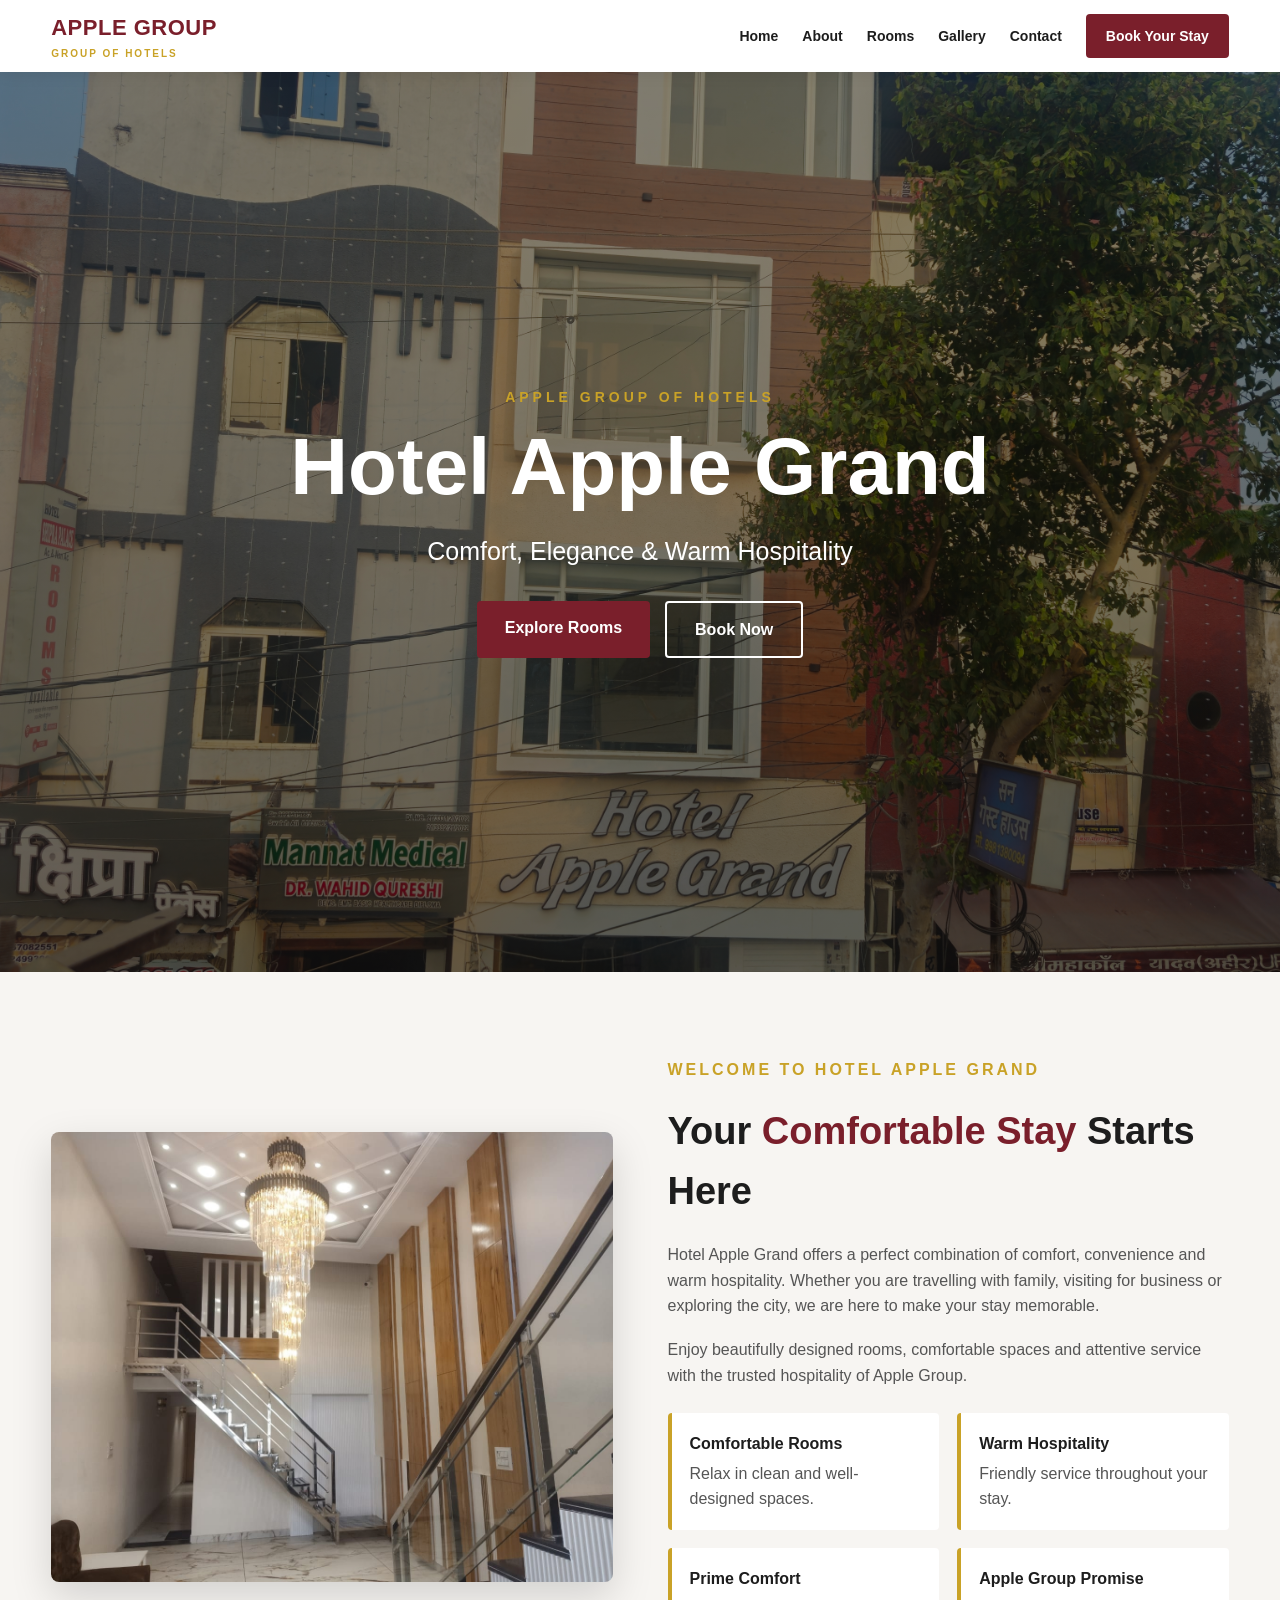
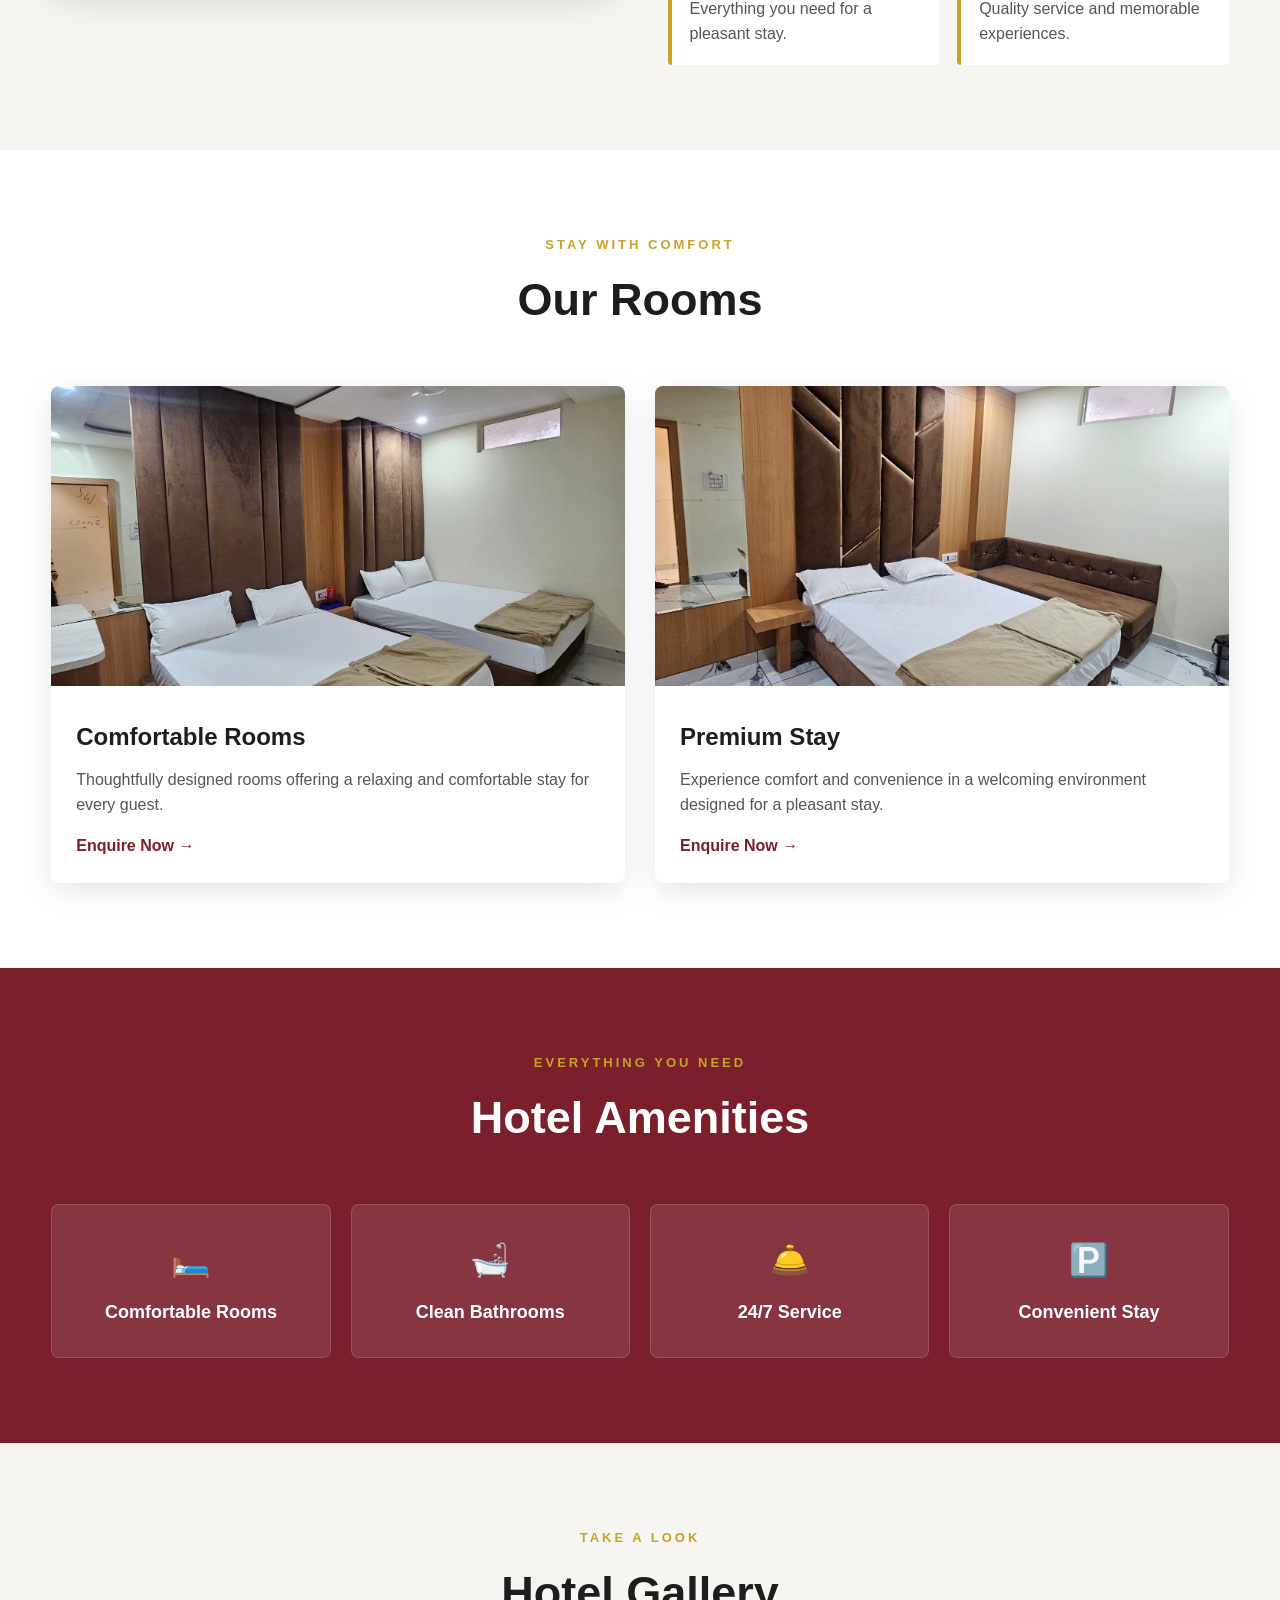
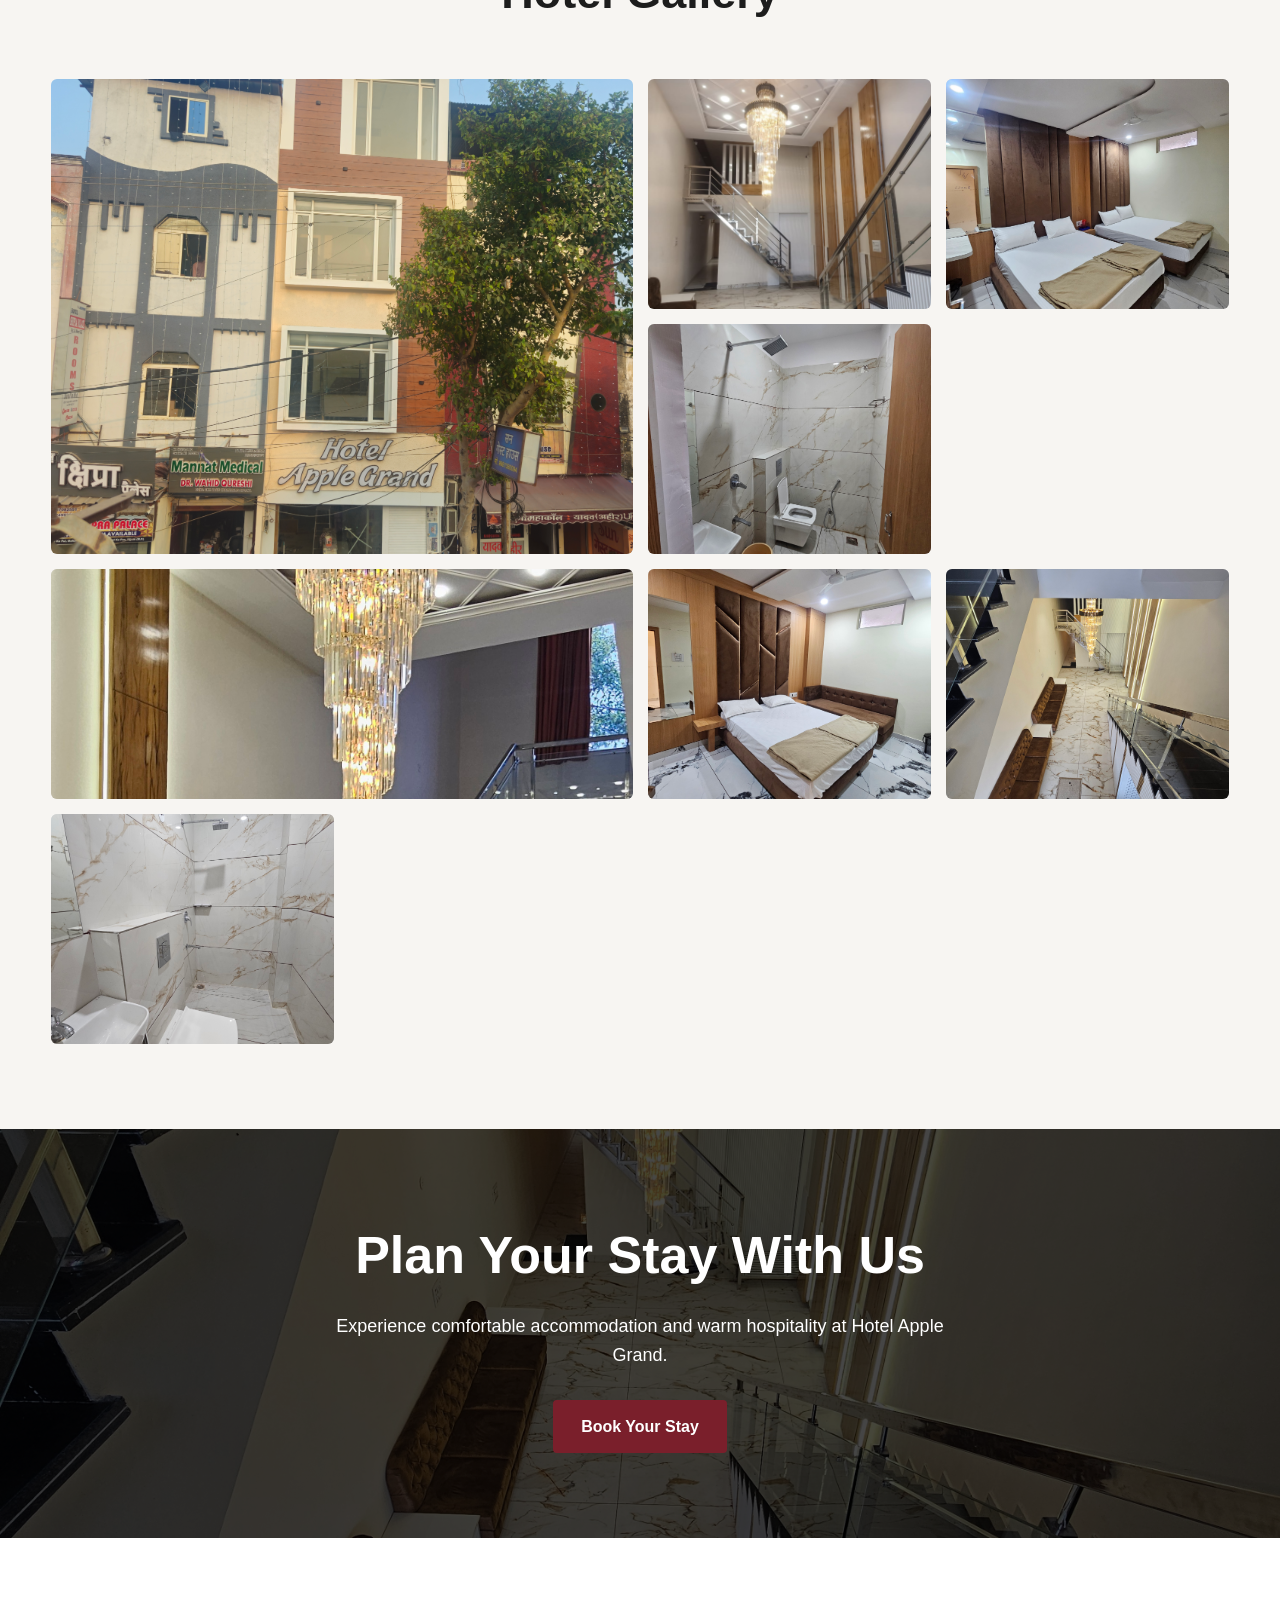
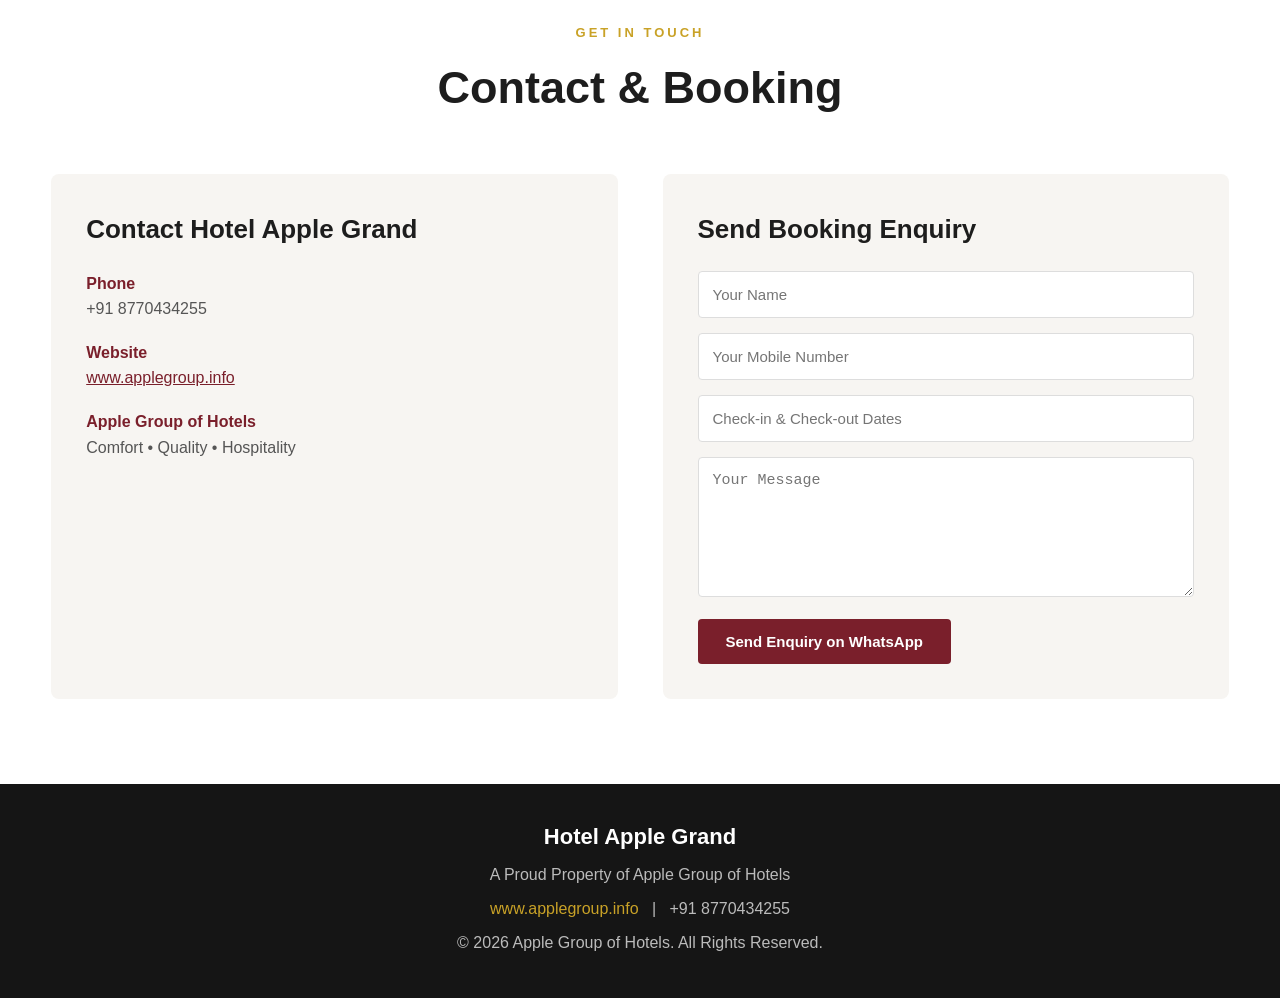
<file: hotel-apple-grand.html>
<!DOCTYPE html>
<html lang="en">
<head>
  <meta charset="UTF-8">
  <meta name="viewport" content="width=device-width, initial-scale=1.0">

  <title>Hotel Apple Grand | Apple Group of Hotels</title>
  <meta name="description"
    content="Hotel Apple Grand - Experience comfort, luxury and warm hospitality with Apple Group of Hotels.">

  <style>
    :root {
      --primary: #7a1f2b;
      --primary-dark: #55151e;
      --gold: #c9a227;
      --dark: #1d1d1d;
      --light: #f7f5f2;
      --white: #ffffff;
      --text: #555555;
    }

    * {
      margin: 0;
      padding: 0;
      box-sizing: border-box;
    }

    html {
      scroll-behavior: smooth;
    }

    body {
      font-family: Arial, Helvetica, sans-serif;
      color: var(--text);
      background: var(--white);
      line-height: 1.6;
    }

    /* HEADER */

    header {
      position: fixed;
      top: 0;
      left: 0;
      width: 100%;
      z-index: 1000;
      background: rgba(255, 255, 255, 0.97);
      box-shadow: 0 2px 15px rgba(0, 0, 0, 0.08);
    }

    .navbar {
      width: min(1200px, 92%);
      margin: auto;
      min-height: 72px;
      display: flex;
      align-items: center;
      justify-content: space-between;
    }

    .logo {
      text-decoration: none;
      color: var(--primary);
      font-size: 22px;
      font-weight: 800;
      letter-spacing: 0.5px;
    }

    .logo span {
      display: block;
      color: var(--gold);
      font-size: 10px;
      letter-spacing: 2px;
      text-transform: uppercase;
    }

    nav {
      display: flex;
      gap: 24px;
      align-items: center;
    }

    nav a {
      text-decoration: none;
      color: var(--dark);
      font-size: 14px;
      font-weight: 600;
      transition: 0.3s;
    }

    nav a:hover {
      color: var(--primary);
    }

    .book-btn {
      background: var(--primary);
      color: var(--white) !important;
      padding: 11px 20px;
      border-radius: 4px;
    }

    .book-btn:hover {
      background: var(--gold);
    }

    /* HERO */

    .hero {
      min-height: 100vh;
      margin-top: 72px;
      background:
        linear-gradient(rgba(0, 0, 0, 0.45), rgba(0, 0, 0, 0.55)),
        url('Apple-grand-exterior.jpg') center/cover no-repeat;
      display: flex;
      align-items: center;
      justify-content: center;
      text-align: center;
      color: var(--white);
    }

    .hero-content {
      width: min(850px, 90%);
      padding: 50px 20px;
    }

    .hero p.top-text {
      color: var(--gold);
      text-transform: uppercase;
      letter-spacing: 4px;
      font-size: 14px;
      margin-bottom: 15px;
      font-weight: bold;
    }

    .hero h1 {
      font-size: clamp(42px, 7vw, 80px);
      line-height: 1.1;
      margin-bottom: 20px;
    }

    .hero h2 {
      font-size: clamp(18px, 2.5vw, 25px);
      font-weight: 400;
      margin-bottom: 30px;
    }

    .hero-buttons {
      display: flex;
      justify-content: center;
      gap: 15px;
      flex-wrap: wrap;
    }

    .btn {
      display: inline-block;
      padding: 14px 28px;
      text-decoration: none;
      font-weight: bold;
      border-radius: 4px;
      transition: 0.3s;
    }

    .btn-primary {
      background: var(--primary);
      color: var(--white);
    }

    .btn-primary:hover {
      background: var(--gold);
    }

    .btn-outline {
      border: 2px solid var(--white);
      color: var(--white);
    }

    .btn-outline:hover {
      background: var(--white);
      color: var(--dark);
    }

    /* GENERAL */

    section {
      padding: 85px 0;
    }

    .container {
      width: min(1200px, 92%);
      margin: auto;
    }

    .section-heading {
      text-align: center;
      margin-bottom: 50px;
    }

    .section-heading p {
      color: var(--gold);
      text-transform: uppercase;
      letter-spacing: 3px;
      font-size: 13px;
      font-weight: bold;
      margin-bottom: 8px;
    }

    .section-heading h2 {
      color: var(--dark);
      font-size: clamp(30px, 4vw, 45px);
    }

    /* ABOUT */

    .about {
      background: var(--light);
    }

    .about-grid {
      display: grid;
      grid-template-columns: 1fr 1fr;
      gap: 55px;
      align-items: center;
    }

    .about-image img {
      width: 100%;
      height: 450px;
      object-fit: cover;
      border-radius: 8px;
      box-shadow: 0 15px 40px rgba(0, 0, 0, 0.15);
    }

    .about-content h2 {
      color: var(--dark);
      font-size: 38px;
      margin-bottom: 20px;
    }

    .about-content h2 span {
      color: var(--primary);
    }

    .about-content p {
      margin-bottom: 18px;
      font-size: 16px;
    }

    .features {
      display: grid;
      grid-template-columns: 1fr 1fr;
      gap: 18px;
      margin-top: 25px;
    }

    .feature {
      background: var(--white);
      padding: 18px;
      border-left: 4px solid var(--gold);
      border-radius: 4px;
    }

    .feature strong {
      color: var(--dark);
      display: block;
      margin-bottom: 4px;
    }

    /* ROOMS */

    .rooms-grid {
      display: grid;
      grid-template-columns: repeat(2, 1fr);
      gap: 30px;
    }

    .room-card {
      background: var(--white);
      border-radius: 8px;
      overflow: hidden;
      box-shadow: 0 8px 30px rgba(0, 0, 0, 0.1);
      transition: transform 0.3s;
    }

    .room-card:hover {
      transform: translateY(-8px);
    }

    .room-card img {
      width: 100%;
      height: 300px;
      object-fit: cover;
    }

    .room-info {
      padding: 25px;
    }

    .room-info h3 {
      color: var(--dark);
      font-size: 24px;
      margin-bottom: 10px;
    }

    .room-info p {
      margin-bottom: 15px;
    }

    .room-link {
      color: var(--primary);
      font-weight: bold;
      text-decoration: none;
    }

    /* AMENITIES */

    .amenities {
      background: var(--primary);
      color: var(--white);
    }

    .amenities .section-heading h2 {
      color: var(--white);
    }

    .amenities-grid {
      display: grid;
      grid-template-columns: repeat(4, 1fr);
      gap: 20px;
    }

    .amenity-card {
      background: rgba(255, 255, 255, 0.1);
      padding: 30px 20px;
      text-align: center;
      border: 1px solid rgba(255, 255, 255, 0.15);
      border-radius: 8px;
      transition: 0.3s;
    }

    .amenity-card:hover {
      background: rgba(255, 255, 255, 0.18);
      transform: translateY(-5px);
    }

    .amenity-icon {
      font-size: 32px;
      margin-bottom: 12px;
    }

    .amenity-card h3 {
      font-size: 18px;
    }

    /* GALLERY */

    .gallery {
      background: var(--light);
    }

    .gallery-grid {
      display: grid;
      grid-template-columns: repeat(4, 1fr);
      grid-auto-rows: 230px;
      gap: 15px;
    }

    .gallery-item {
      overflow: hidden;
      border-radius: 6px;
      background: #ddd;
    }

    .gallery-item:nth-child(1) {
      grid-column: span 2;
      grid-row: span 2;
    }

    .gallery-item:nth-child(5) {
      grid-column: span 2;
    }

    .gallery-item img {
      width: 100%;
      height: 100%;
      object-fit: cover;
      transition: transform 0.5s;
      cursor: pointer;
    }

    .gallery-item:hover img {
      transform: scale(1.08);
    }

    /* CTA */

    .cta {
      background:
        linear-gradient(rgba(0, 0, 0, 0.72), rgba(0, 0, 0, 0.72)),
        url('Apple-grand-lobby-1.jpg') center/cover no-repeat;
      text-align: center;
      color: var(--white);
    }

    .cta h2 {
      font-size: clamp(32px, 5vw, 52px);
      margin-bottom: 15px;
    }

    .cta p {
      max-width: 650px;
      margin: 0 auto 30px;
      font-size: 18px;
    }

    /* CONTACT */

    .contact-grid {
      display: grid;
      grid-template-columns: 1fr 1fr;
      gap: 45px;
    }

    .contact-box {
      background: var(--light);
      padding: 35px;
      border-radius: 8px;
    }

    .contact-box h3 {
      color: var(--dark);
      font-size: 26px;
      margin-bottom: 20px;
    }

    .contact-item {
      margin-bottom: 18px;
    }

    .contact-item strong {
      display: block;
      color: var(--primary);
    }

    .contact-form input,
    .contact-form textarea {
      width: 100%;
      padding: 14px;
      margin-bottom: 15px;
      border: 1px solid #ddd;
      border-radius: 4px;
      font-size: 15px;
    }

    .contact-form textarea {
      min-height: 140px;
      resize: vertical;
    }

    .contact-form button {
      border: none;
      cursor: pointer;
      font-size: 15px;
    }

    /* FOOTER */

    footer {
      background: #151515;
      color: #bbb;
      text-align: center;
      padding: 35px 20px;
    }

    footer h3 {
      color: var(--white);
      margin-bottom: 8px;
      font-size: 22px;
    }

    footer p {
      margin-bottom: 8px;
    }

    footer a {
      color: var(--gold);
      text-decoration: none;
    }

    /* MOBILE */

    @media (max-width: 900px) {
      nav {
        gap: 12px;
      }

      nav a:not(.book-btn) {
        display: none;
      }

      .about-grid,
      .contact-grid {
        grid-template-columns: 1fr;
      }

      .amenities-grid {
        grid-template-columns: repeat(2, 1fr);
      }

      .gallery-grid {
        grid-template-columns: repeat(2, 1fr);
        grid-auto-rows: 200px;
      }

      .gallery-item:nth-child(1),
      .gallery-item:nth-child(5) {
        grid-column: span 1;
        grid-row: span 1;
      }
    }

    @media (max-width: 600px) {
      .navbar {
        min-height: 65px;
      }

      .logo {
        font-size: 18px;
      }

      .book-btn {
        padding: 9px 13px;
        font-size: 12px;
      }

      .hero {
        margin-top: 65px;
      }

      section {
        padding: 60px 0;
      }

      .rooms-grid,
      .amenities-grid,
      .features {
        grid-template-columns: 1fr;
      }

      .about-image img {
        height: 320px;
      }

      .gallery-grid {
        grid-template-columns: 1fr;
      }

      .gallery-item {
        height: 250px;
      }

      .gallery-item:nth-child(1),
      .gallery-item:nth-child(5) {
        grid-column: span 1;
      }
    }
  </style>
</head>

<body>

  <!-- HEADER -->

  <header>
    <div class="navbar">
      <a href="index.html" class="logo">
        APPLE GROUP
        <span>Group of Hotels</span>
      </a>

      <nav>
        <a href="index.html">Home</a>
        <a href="#about">About</a>
        <a href="#rooms">Rooms</a>
        <a href="#gallery">Gallery</a>
        <a href="#contact">Contact</a>
        <a href="#contact" class="book-btn">Book Your Stay</a>
      </nav>
    </div>
  </header>


  <!-- HERO -->

  <section class="hero">
    <div class="hero-content">
      <p class="top-text">Apple Group of Hotels</p>

      <h1>Hotel Apple Grand</h1>

      <h2>Comfort, Elegance & Warm Hospitality</h2>

      <div class="hero-buttons">
        <a href="#rooms" class="btn btn-primary">Explore Rooms</a>
        <a href="#contact" class="btn btn-outline">Book Now</a>
      </div>
    </div>
  </section>


  <!-- ABOUT -->

  <section class="about" id="about">
    <div class="container">
      <div class="about-grid">

        <div class="about-image">
          <img src="Apple-grand-reception-1.jpg" alt="Hotel Apple Grand Reception">
        </div>

        <div class="about-content">
          <p class="top-text" style="color:#c9a227; letter-spacing:3px; text-transform:uppercase; font-weight:bold;">
            Welcome to Hotel Apple Grand
          </p>

          <h2>Your <span>Comfortable Stay</span> Starts Here</h2>

          <p>
            Hotel Apple Grand offers a perfect combination of comfort,
            convenience and warm hospitality. Whether you are travelling
            with family, visiting for business or exploring the city,
            we are here to make your stay memorable.
          </p>

          <p>
            Enjoy beautifully designed rooms, comfortable spaces and
            attentive service with the trusted hospitality of Apple Group.
          </p>

          <div class="features">
            <div class="feature">
              <strong>Comfortable Rooms</strong>
              Relax in clean and well-designed spaces.
            </div>

            <div class="feature">
              <strong>Warm Hospitality</strong>
              Friendly service throughout your stay.
            </div>

            <div class="feature">
              <strong>Prime Comfort</strong>
              Everything you need for a pleasant stay.
            </div>

            <div class="feature">
              <strong>Apple Group Promise</strong>
              Quality service and memorable experiences.
            </div>
          </div>
        </div>

      </div>
    </div>
  </section>


  <!-- ROOMS -->

  <section id="rooms">
    <div class="container">

      <div class="section-heading">
        <p>Stay With Comfort</p>
        <h2>Our Rooms</h2>
      </div>

      <div class="rooms-grid">

        <div class="room-card">
          <img src="Apple-grand-room-1.jpg" alt="Hotel Apple Grand Room">

          <div class="room-info">
            <h3>Comfortable Rooms</h3>
            <p>
              Thoughtfully designed rooms offering a relaxing and
              comfortable stay for every guest.
            </p>

            <a href="#contact" class="room-link">Enquire Now →</a>
          </div>
        </div>

        <div class="room-card">
          <img src="Apple-grand-room-2.jpg" alt="Hotel Apple Grand Luxury Room">

          <div class="room-info">
            <h3>Premium Stay</h3>
            <p>
              Experience comfort and convenience in a welcoming
              environment designed for a pleasant stay.
            </p>

            <a href="#contact" class="room-link">Enquire Now →</a>
          </div>
        </div>

      </div>
    </div>
  </section>


  <!-- AMENITIES -->

  <section class="amenities">
    <div class="container">

      <div class="section-heading">
        <p>Everything You Need</p>
        <h2>Hotel Amenities</h2>
      </div>

      <div class="amenities-grid">

        <div class="amenity-card">
          <div class="amenity-icon">🛏️</div>
          <h3>Comfortable Rooms</h3>
        </div>

        <div class="amenity-card">
          <div class="amenity-icon">🛁</div>
          <h3>Clean Bathrooms</h3>
        </div>

        <div class="amenity-card">
          <div class="amenity-icon">🛎️</div>
          <h3>24/7 Service</h3>
        </div>

        <div class="amenity-card">
          <div class="amenity-icon">🅿️</div>
          <h3>Convenient Stay</h3>
        </div>

      </div>
    </div>
  </section>


  <!-- GALLERY -->

  <section class="gallery" id="gallery">
    <div class="container">

      <div class="section-heading">
        <p>Take a Look</p>
        <h2>Hotel Gallery</h2>
      </div>

      <div class="gallery-grid">

        <div class="gallery-item">
          <img src="Apple-grand-exterior.jpg"
               alt="Hotel Apple Grand Exterior">
        </div>

        <div class="gallery-item">
          <img src="Apple-grand-reception-1.jpg"
               alt="Hotel Apple Grand Reception">
        </div>

        <div class="gallery-item">
          <img src="Apple-grand-room-1.jpg"
               alt="Hotel Apple Grand Room">
        </div>

        <div class="gallery-item">
          <img src="Apple-grand-bathroom-1.jpg"
               alt="Hotel Apple Grand Bathroom">
        </div>

        <div class="gallery-item">
          <img src="Apple-grand-lobby-2.jpg"
               alt="Hotel Apple Grand Lobby">
        </div>

        <div class="gallery-item">
          <img src="Apple-grand-room-2.jpg"
               alt="Hotel Apple Grand Room Interior">
        </div>

        <div class="gallery-item">
          <img src="Apple-grand-lobby-1.jpg"
               alt="Hotel Apple Grand Lobby Interior">
        </div>

        <div class="gallery-item">
          <img src="Apple-grand-bathroom-2.jpg"
               alt="Hotel Apple Grand Bathroom Interior">
        </div>

      </div>
    </div>
  </section>


  <!-- CTA -->

  <section class="cta">
    <div class="container">
      <h2>Plan Your Stay With Us</h2>

      <p>
        Experience comfortable accommodation and warm hospitality
        at Hotel Apple Grand.
      </p>

      <a href="#contact" class="btn btn-primary">Book Your Stay</a>
    </div>
  </section>


  <!-- CONTACT -->

  <section id="contact">
    <div class="container">

      <div class="section-heading">
        <p>Get In Touch</p>
        <h2>Contact & Booking</h2>
      </div>

      <div class="contact-grid">

        <div class="contact-box">
          <h3>Contact Hotel Apple Grand</h3>

          <div class="contact-item">
            <strong>Phone</strong>
            +91 8770434255
          </div>

          <div class="contact-item">
            <strong>Website</strong>
            <a href="https://www.applegroup.info"
               style="color:#7a1f2b;">
              www.applegroup.info
            </a>
          </div>

          <div class="contact-item">
            <strong>Apple Group of Hotels</strong>
            Comfort • Quality • Hospitality
          </div>
        </div>


        <div class="contact-box">
          <h3>Send Booking Enquiry</h3>

          <form class="contact-form" id="bookingForm">
            <input type="text" id="name"
                   placeholder="Your Name" required>

            <input type="tel" id="phone"
                   placeholder="Your Mobile Number" required>

            <input type="text" id="dates"
                   placeholder="Check-in & Check-out Dates">

            <textarea id="message"
                      placeholder="Your Message"></textarea>

            <button type="submit"
                    class="btn btn-primary">
              Send Enquiry on WhatsApp
            </button>
          </form>
        </div>

      </div>
    </div>
  </section>


  <!-- FOOTER -->

  <footer>
    <h3>Hotel Apple Grand</h3>

    <p>A Proud Property of Apple Group of Hotels</p>

    <p>
      <a href="https://www.applegroup.info">
        www.applegroup.info
      </a>
      &nbsp; | &nbsp;
      +91 8770434255
    </p>

    <p>
      © 2026 Apple Group of Hotels. All Rights Reserved.
    </p>
  </footer>


  <!-- WHATSAPP BOOKING FORM -->

  <script>
    document.getElementById("bookingForm").addEventListener("submit", function(e) {
      e.preventDefault();

      const name = document.getElementById("name").value;
      const phone = document.getElementById("phone").value;
      const dates = document.getElementById("dates").value;
      const message = document.getElementById("message").value;

      const whatsappMessage =
        "Hello, I want to enquire about a booking at Hotel Apple Grand.%0A%0A" +
        "*Name:* " + name + "%0A" +
        "*Mobile:* " + phone + "%0A" +
        "*Dates:* " + dates + "%0A" +
        "*Message:* " + message;

      const whatsappNumber = "918770434255";

      window.open(
        "https://wa.me/" + whatsappNumber + "?text=" + whatsappMessage,
        "_blank"
      );
    });
  </script>

</body>
</html>
</file>
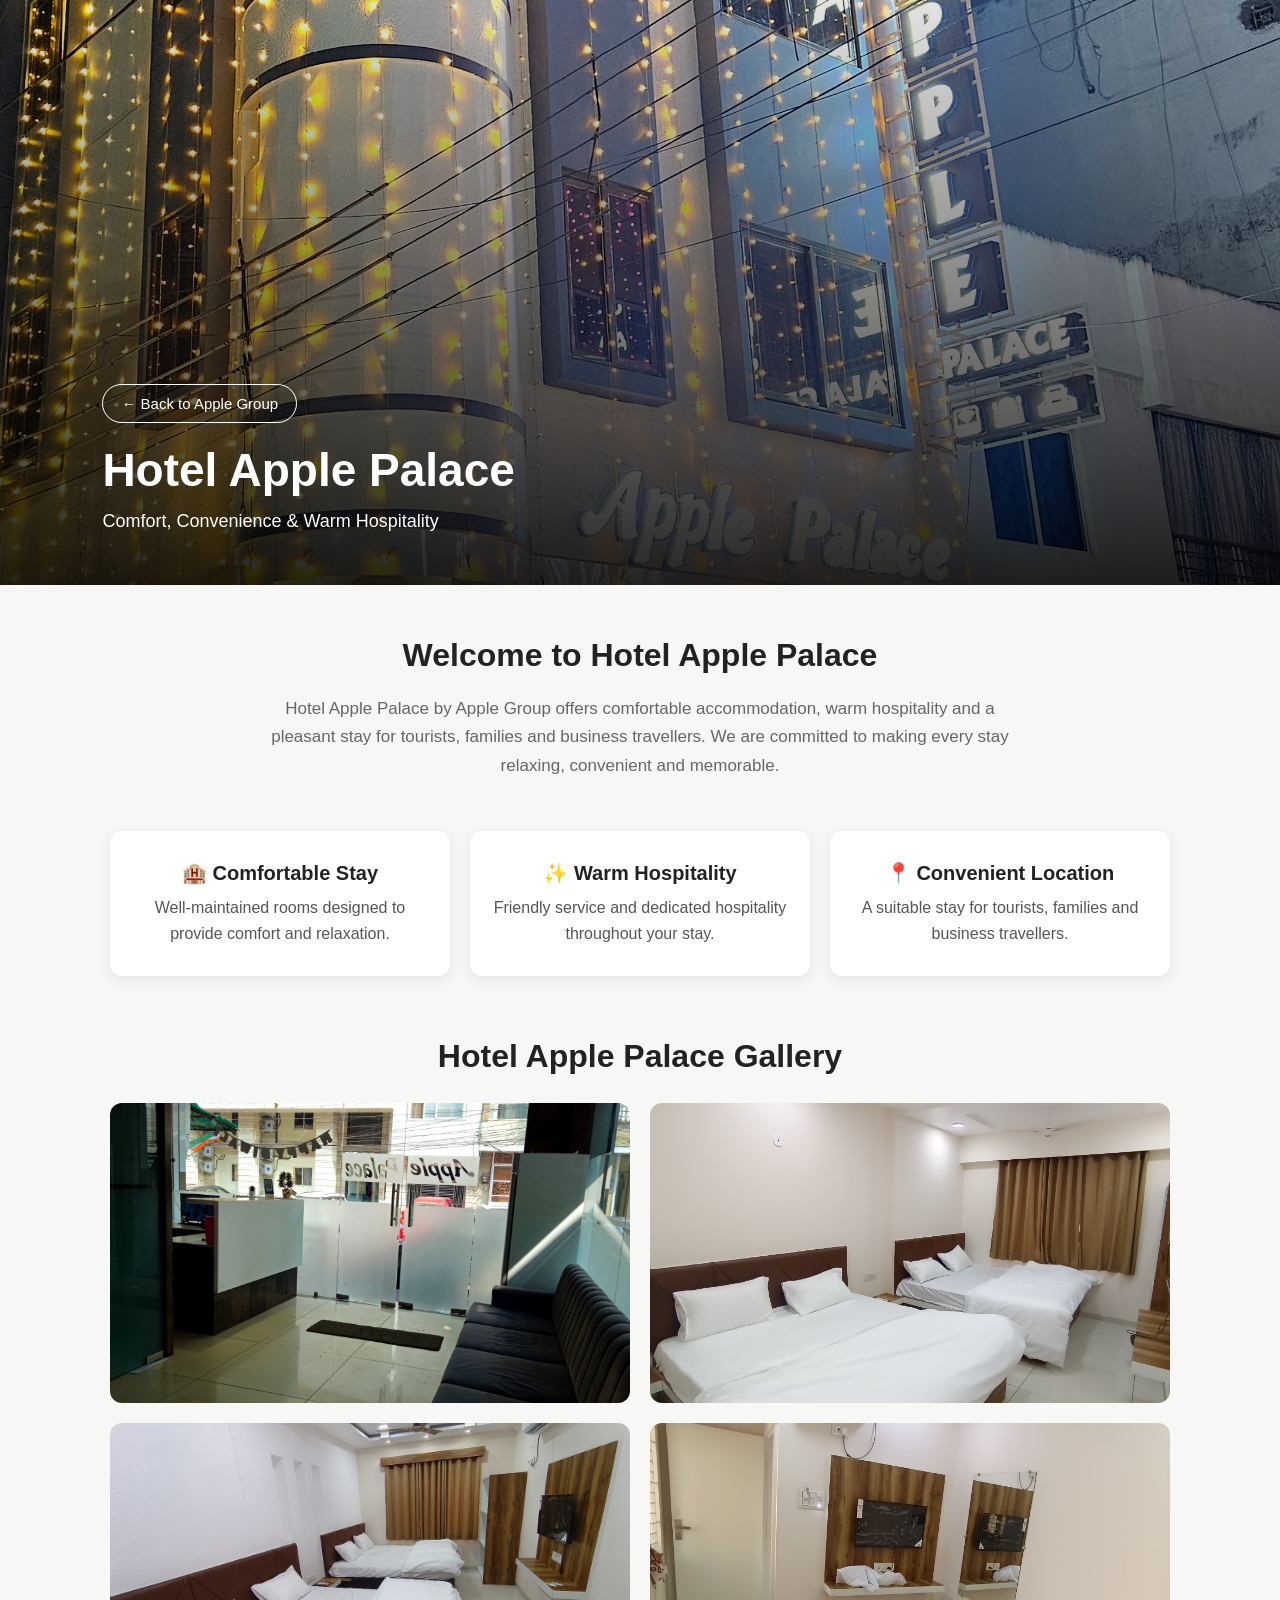
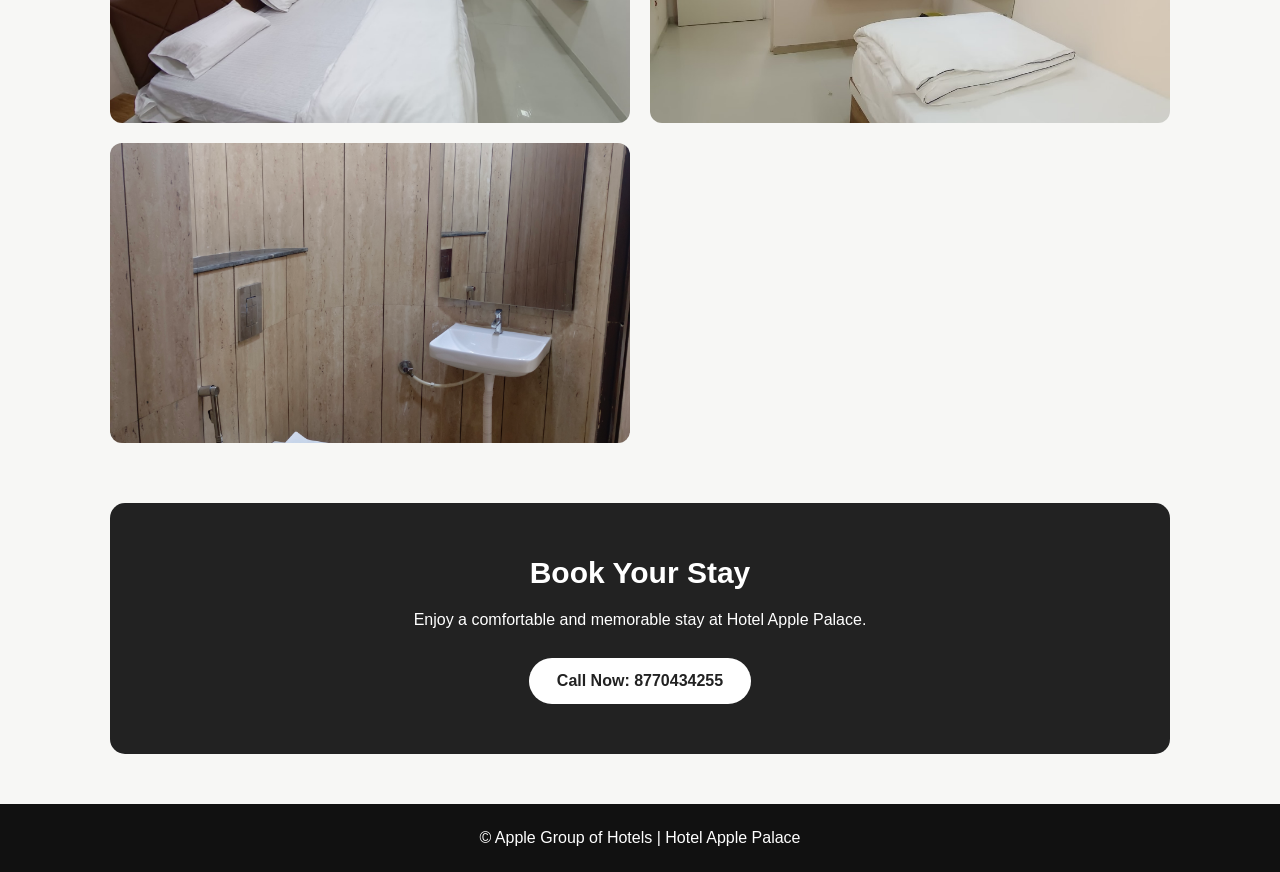
<file: hotel-apple-palace.html>
<!DOCTYPE html>
<html lang="en">
<head>
  <meta charset="UTF-8">
  <meta name="viewport" content="width=device-width, initial-scale=1.0">

  <title>Hotel Apple Palace | Apple Group of Hotels</title>

  <style>
    * {
      margin: 0;
      padding: 0;
      box-sizing: border-box;
    }

    html {
      scroll-behavior: smooth;
    }

    body {
      font-family: Arial, sans-serif;
      background: #f7f7f5;
      color: #222;
      overflow-x: hidden;
    }

    /* =========================
       HERO SECTION
    ========================= */

    .hero {
      position: relative;
      height: 65vh;
      min-height: 400px;
      overflow: hidden;
      background: #111;
    }

    .hero img {
      width: 100%;
      height: 100%;
      object-fit: cover;
      display: block;
    }

    .hero-overlay {
      position: absolute;
      inset: 0;
      background: linear-gradient(
        to top,
        rgba(0, 0, 0, 0.85),
        rgba(0, 0, 0, 0.1)
      );
    }

    .hero-content {
      position: absolute;
      bottom: 50px;
      left: 8%;
      right: 8%;
      color: white;
    }

    .back-btn {
      display: inline-block;
      margin-bottom: 20px;
      padding: 10px 18px;
      color: white;
      border: 1px solid white;
      border-radius: 30px;
      text-decoration: none;
      font-size: 15px;
      transition: 0.3s ease;
    }

    .back-btn:hover {
      background: white;
      color: #222;
    }

    .hero-content h1 {
      font-size: 46px;
      margin-bottom: 10px;
      line-height: 1.2;
    }

    .hero-content p {
      font-size: 18px;
      line-height: 1.5;
    }

    /* =========================
       MAIN CONTAINER
    ========================= */

    .container {
      max-width: 1100px;
      margin: auto;
      padding: 50px 20px;
    }

    /* =========================
       INTRODUCTION
    ========================= */

    .intro {
      text-align: center;
      max-width: 750px;
      margin: auto;
    }

    .intro h2 {
      font-size: 32px;
      margin-bottom: 18px;
      line-height: 1.3;
    }

    .intro p {
      font-size: 17px;
      line-height: 1.7;
      color: #666;
    }

    /* =========================
       FEATURES
    ========================= */

    .features {
      display: grid;
      grid-template-columns: repeat(3, 1fr);
      gap: 20px;
      margin-top: 50px;
    }

    .feature {
      background: #fff;
      padding: 30px 20px;
      text-align: center;
      border-radius: 12px;
      box-shadow: 0 4px 15px rgba(0, 0, 0, 0.08);
    }

    .feature h3 {
      margin-bottom: 10px;
      font-size: 20px;
    }

    .feature p {
      line-height: 1.6;
      color: #555;
    }

    /* =========================
       GALLERY
    ========================= */

    .gallery-title {
      text-align: center;
      margin-top: 60px;
      margin-bottom: 25px;
      font-size: 32px;
      line-height: 1.3;
    }

    .gallery-grid {
      display: grid;
      grid-template-columns: repeat(2, 1fr);
      gap: 20px;
    }

    .gallery-grid img {
      width: 100%;
      height: 300px;
      object-fit: cover;
      display: block;
      border-radius: 12px;
      transition: transform 0.3s ease;
    }

    .gallery-grid img:hover {
      transform: scale(1.02);
    }

    /* =========================
       BOOKING
    ========================= */

    .booking {
      text-align: center;
      margin-top: 60px;
      padding: 50px 20px;
      background: #222;
      color: white;
      border-radius: 15px;
    }

    .booking h2 {
      margin-bottom: 15px;
      font-size: 30px;
      line-height: 1.3;
    }

    .booking p {
      margin-bottom: 25px;
      line-height: 1.6;
    }

    .booking a {
      display: inline-block;
      background: white;
      color: #222;
      padding: 14px 28px;
      border-radius: 30px;
      text-decoration: none;
      font-weight: bold;
      transition: 0.3s ease;
    }

    .booking a:hover {
      transform: scale(1.03);
    }

    /* =========================
       FOOTER
    ========================= */

    footer {
      text-align: center;
      padding: 25px;
      background: #111;
      color: white;
    }

    /* =========================
       MOBILE & TABLET
    ========================= */

    @media (max-width: 700px) {

      .hero {
        height: 70vh;
        min-height: 450px;
      }

      .hero-content {
        bottom: 35px;
        left: 20px;
        right: 20px;
      }

      .hero-content h1 {
        font-size: 34px;
      }

      .hero-content p {
        font-size: 16px;
      }

      .back-btn {
        margin-bottom: 15px;
        padding: 9px 16px;
        font-size: 14px;
      }

      .container {
        padding: 40px 15px;
      }

      .intro h2 {
        font-size: 27px;
      }

      .intro p {
        font-size: 16px;
      }

      .features {
        grid-template-columns: 1fr;
        gap: 15px;
        margin-top: 35px;
      }

      .feature {
        padding: 25px 18px;
      }

      .feature h3 {
        font-size: 19px;
      }

      .gallery-title {
        font-size: 27px;
        margin-top: 45px;
        margin-bottom: 20px;
      }

      .gallery-grid {
        grid-template-columns: 1fr;
        gap: 15px;
      }

      .gallery-grid img {
        height: 260px;
        border-radius: 10px;
      }

      .booking {
        margin-top: 45px;
        padding: 35px 18px;
        border-radius: 12px;
      }

      .booking h2 {
        font-size: 26px;
      }

      .booking p {
        font-size: 16px;
      }

      .booking a {
        width: 100%;
        max-width: 320px;
        padding: 15px 20px;
        font-size: 16px;
      }

      footer {
        padding: 22px 15px;
        font-size: 14px;
      }
    }

    /* =========================
       SMALL MOBILE PHONES
    ========================= */

    @media (max-width: 400px) {

      .hero {
        min-height: 400px;
      }

      .hero-content h1 {
        font-size: 29px;
      }

      .hero-content p {
        font-size: 15px;
      }

      .intro h2,
      .gallery-title {
        font-size: 24px;
      }

      .gallery-grid img {
        height: 230px;
      }

      .booking h2 {
        font-size: 23px;
      }
    }
  </style>
</head>

<body>

  <!-- HERO SECTION -->

  <section class="hero">

    <img
      src="Apple-palace-exterior.jpg"
      alt="Hotel Apple Palace Exterior"
    >

    <div class="hero-overlay"></div>

    <div class="hero-content">

      <a href="index.html" class="back-btn">
        ← Back to Apple Group
      </a>

      <h1>Hotel Apple Palace</h1>

      <p>
        Comfort, Convenience & Warm Hospitality
      </p>

    </div>
  </section>


  <!-- MAIN CONTENT -->

  <main class="container">

    <!-- INTRODUCTION -->

    <section class="intro">

      <h2>Welcome to Hotel Apple Palace</h2>

      <p>
        Hotel Apple Palace by Apple Group offers comfortable accommodation,
        warm hospitality and a pleasant stay for tourists, families and
        business travellers. We are committed to making every stay relaxing,
        convenient and memorable.
      </p>

    </section>


    <!-- FEATURES -->

    <section class="features">

      <div class="feature">

        <h3>🏨 Comfortable Stay</h3>

        <p>
          Well-maintained rooms designed to provide comfort and relaxation.
        </p>

      </div>


      <div class="feature">

        <h3>✨ Warm Hospitality</h3>

        <p>
          Friendly service and dedicated hospitality throughout your stay.
        </p>

      </div>


      <div class="feature">

        <h3>📍 Convenient Location</h3>

        <p>
          A suitable stay for tourists, families and business travellers.
        </p>

      </div>

    </section>


    <!-- GALLERY -->

    <h2 class="gallery-title">
      Hotel Apple Palace Gallery
    </h2>


    <section class="gallery-grid">

      <img
        src="Apple-palace-reception-1.jpg"
        alt="Hotel Apple Palace Reception"
      >

      <img
        src="Apple-palace-room-1.jpg"
        alt="Hotel Apple Palace Room"
      >

      <img
        src="Apple-palace-room-2.jpg"
        alt="Hotel Apple Palace Room Interior"
      >

      <img
        src="Apple-palace-room-3.jpg"
        alt="Hotel Apple Palace Luxury Room"
      >

      <img
        src="Apple-palace-bathroom-1.jpg"
        alt="Hotel Apple Palace Bathroom"
      >

    </section>


    <!-- BOOKING -->

    <section class="booking">

      <h2>Book Your Stay</h2>

      <p>
        Enjoy a comfortable and memorable stay at Hotel Apple Palace.
      </p>

      <a href="tel:8770434255">
        Call Now: 8770434255
      </a>

    </section>

  </main>


  <!-- FOOTER -->

  <footer>

    <p>
      © Apple Group of Hotels | Hotel Apple Palace
    </p>

  </footer>

</body>
</html>
</file>
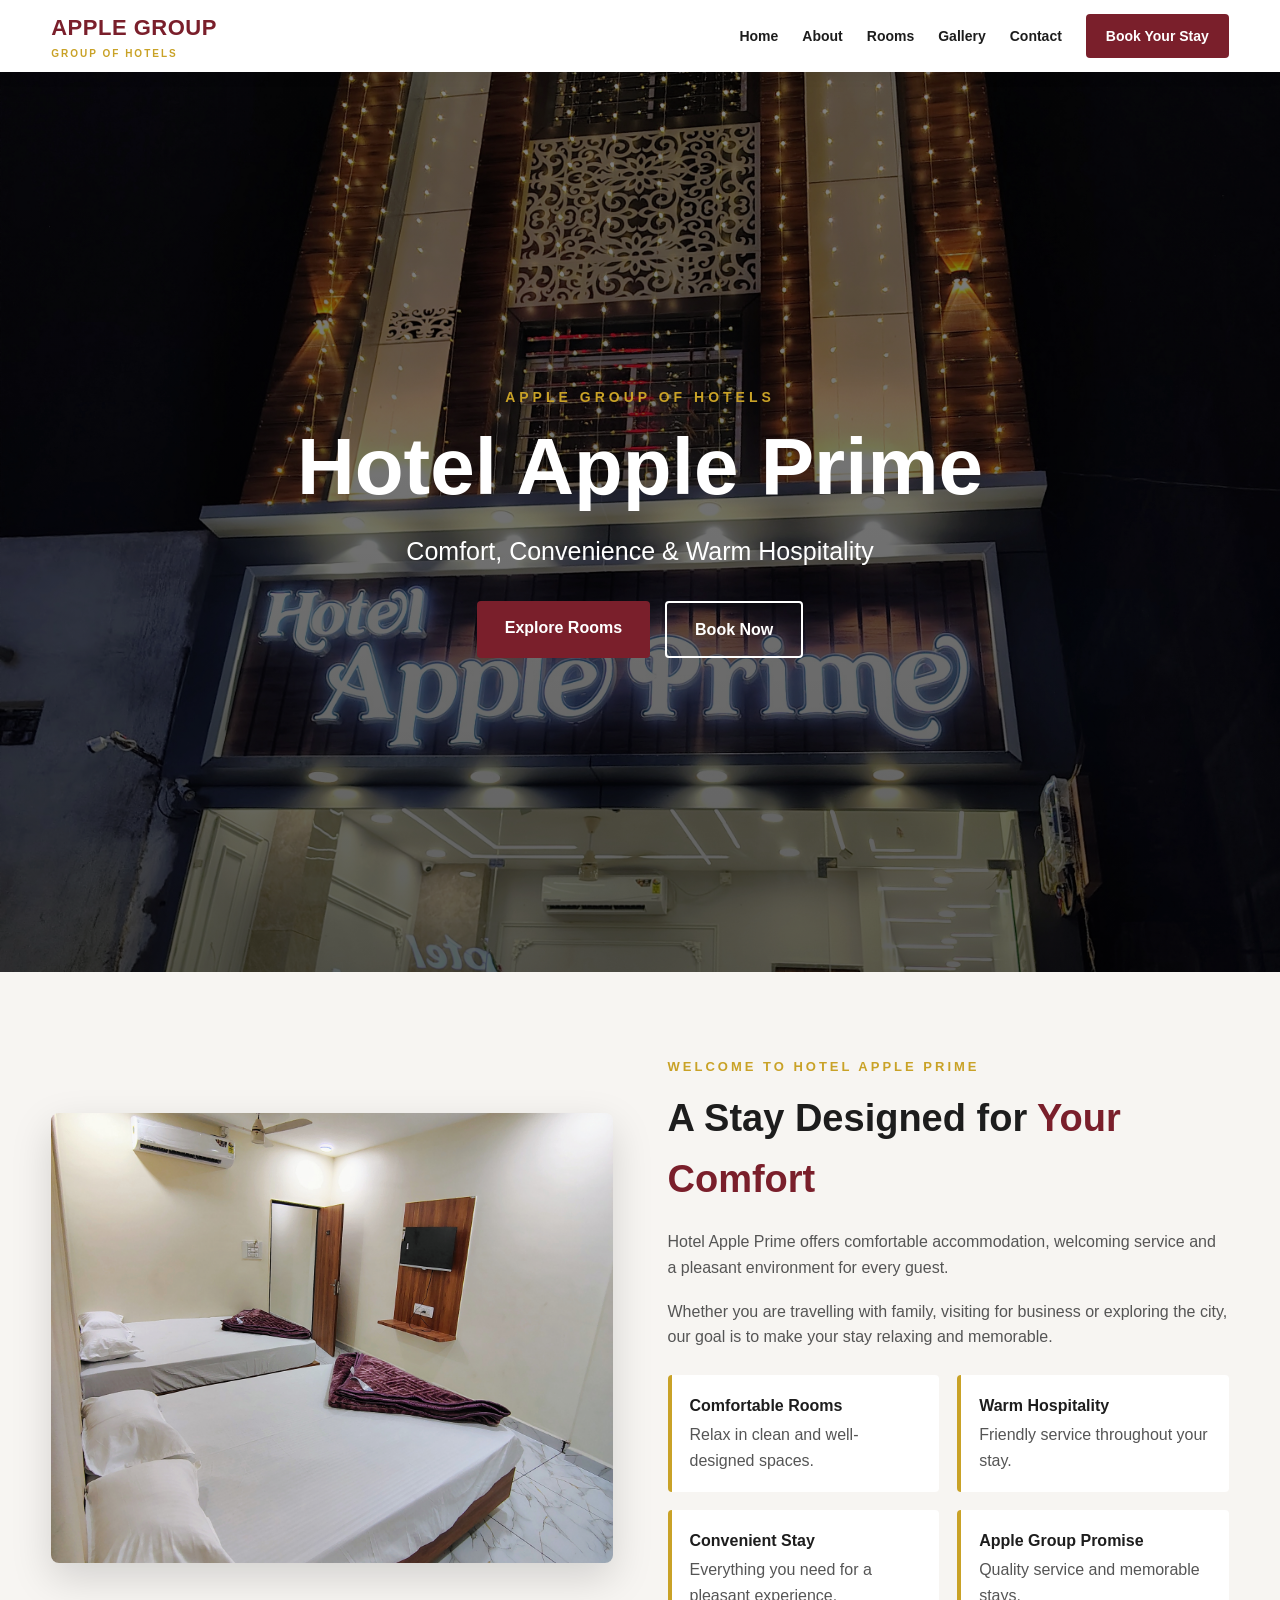
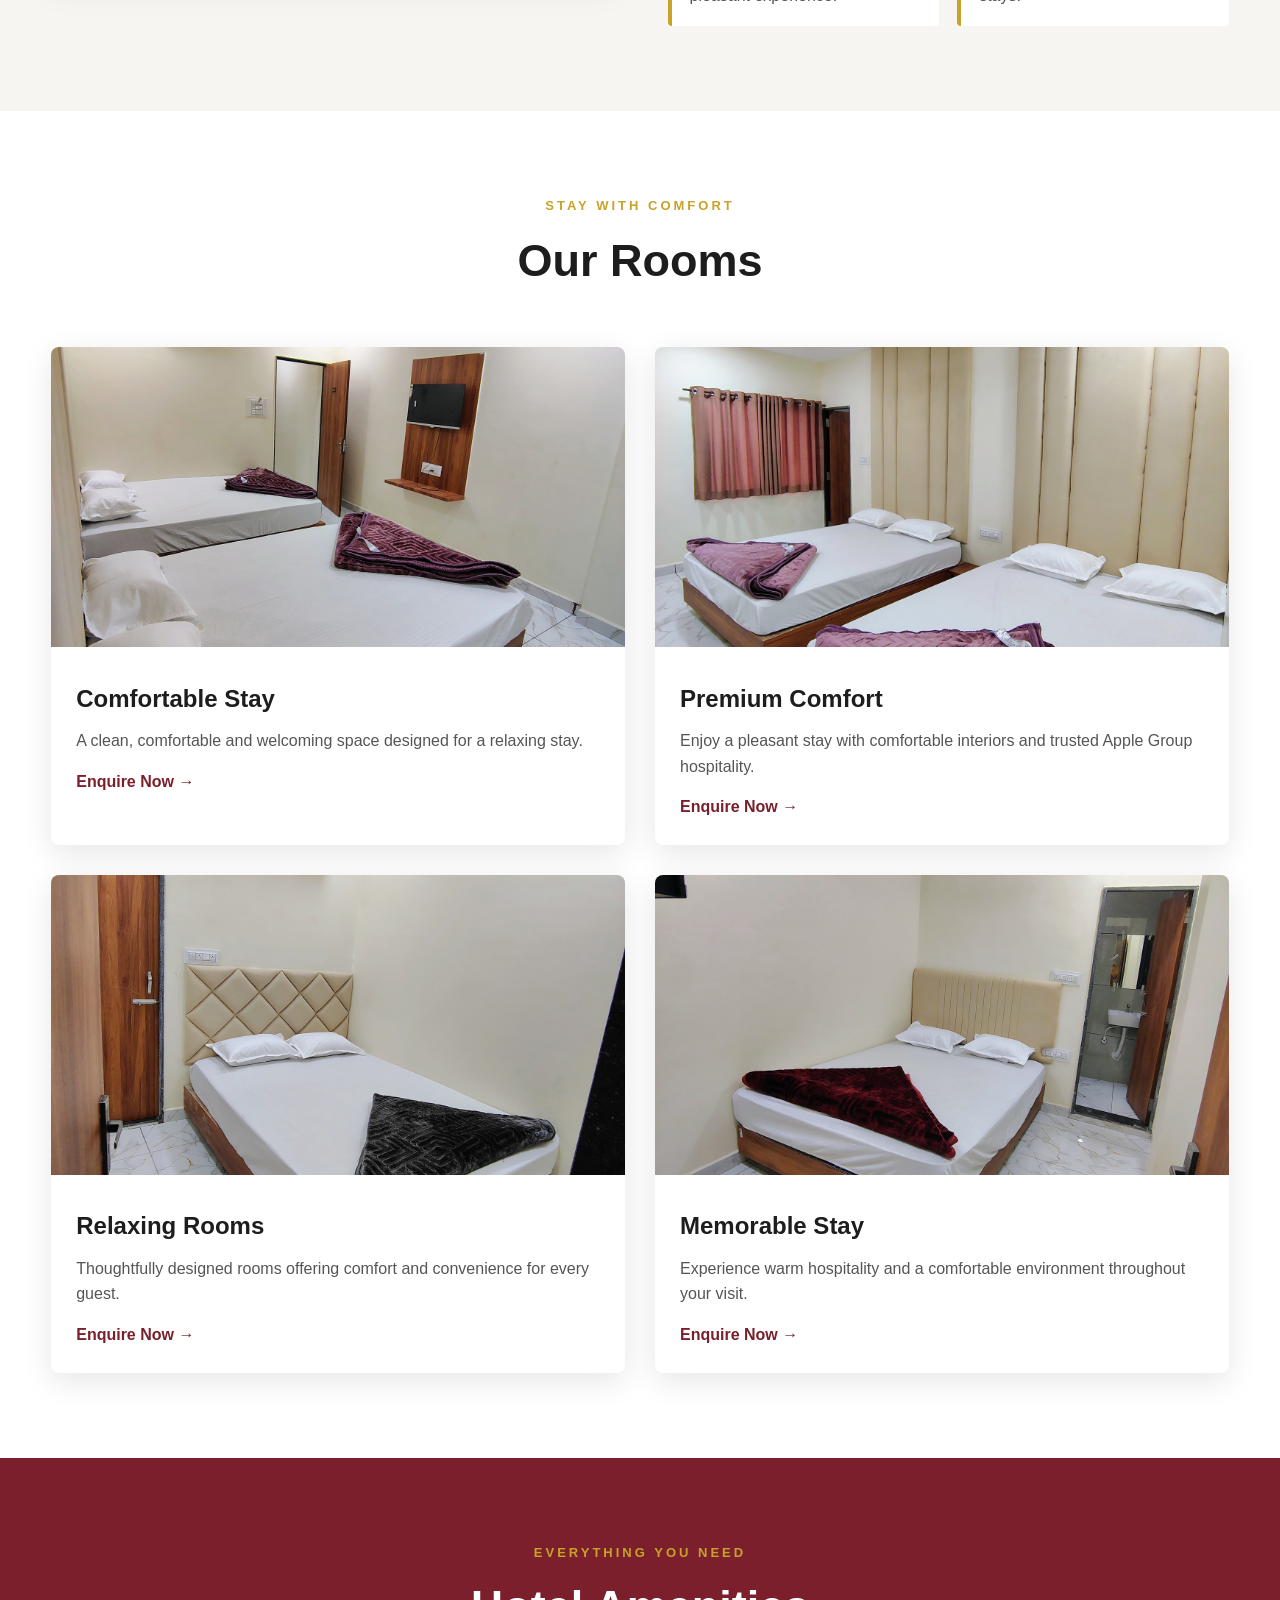
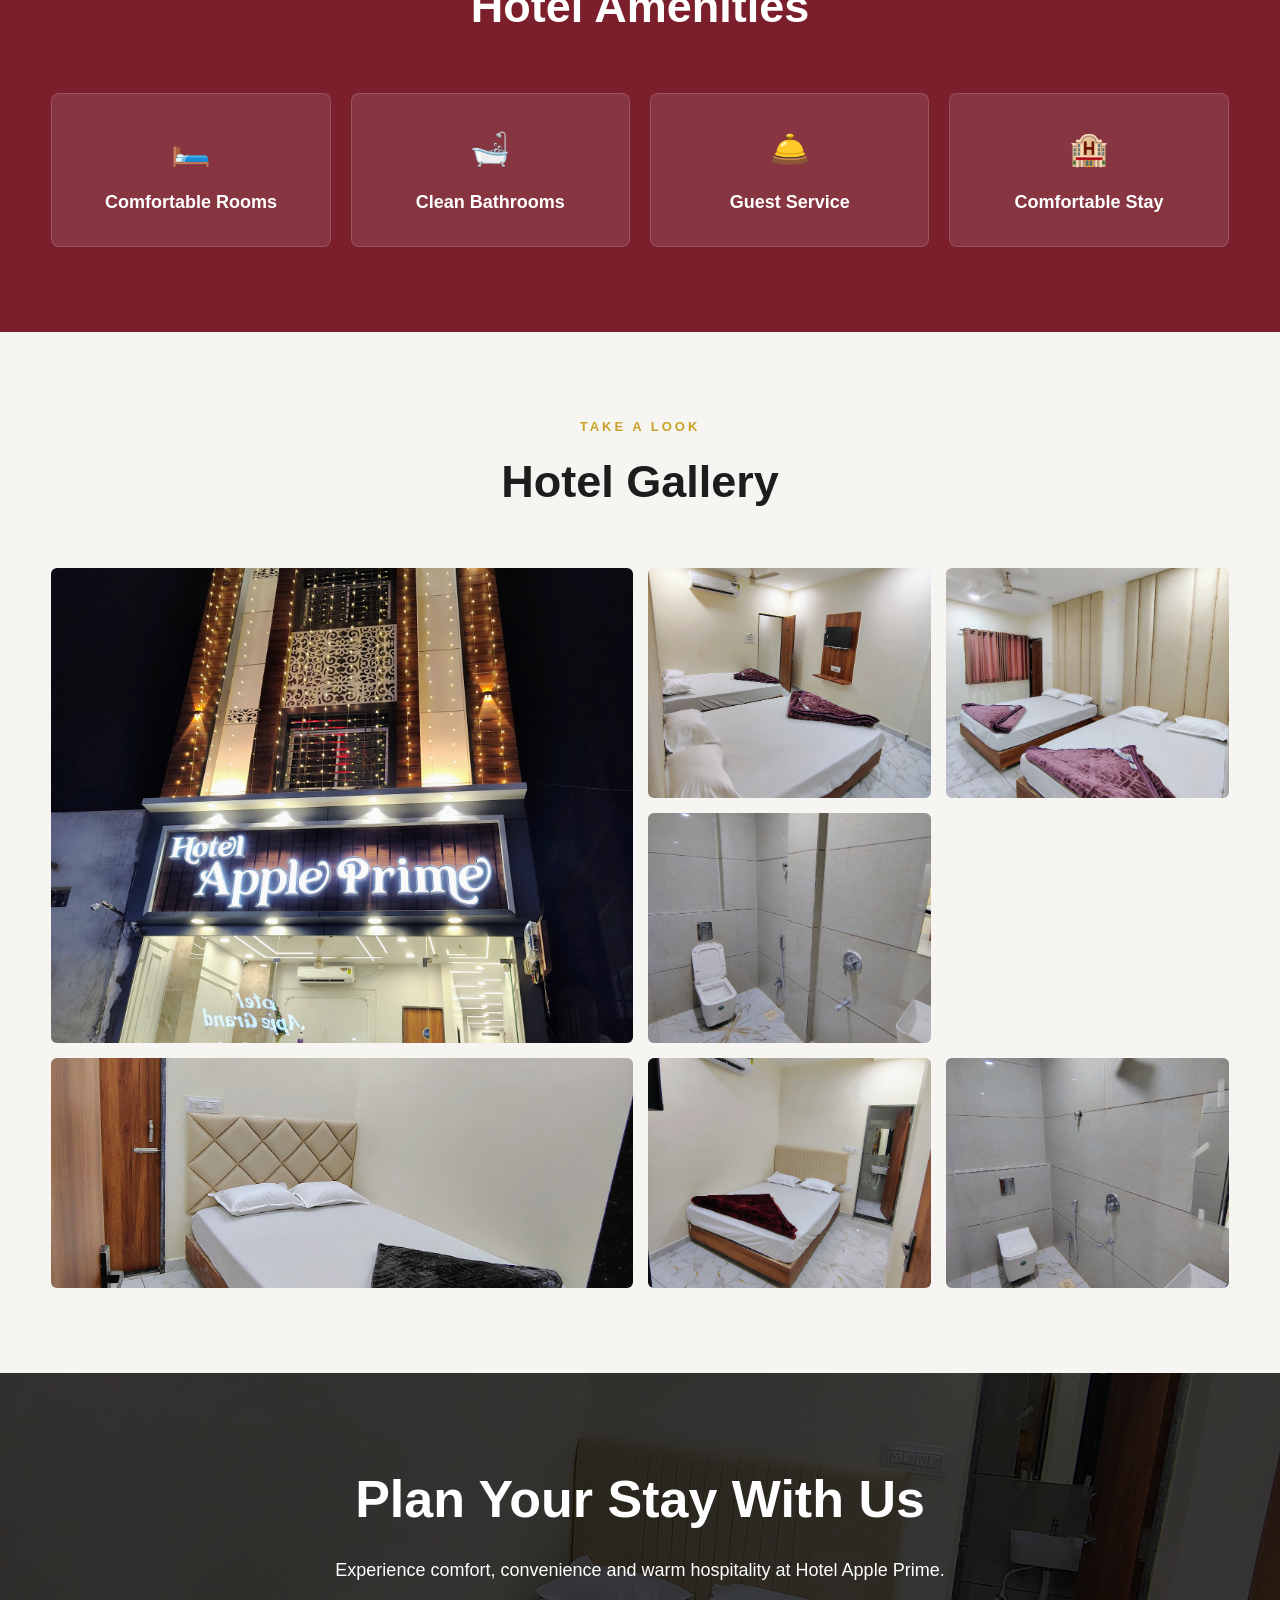
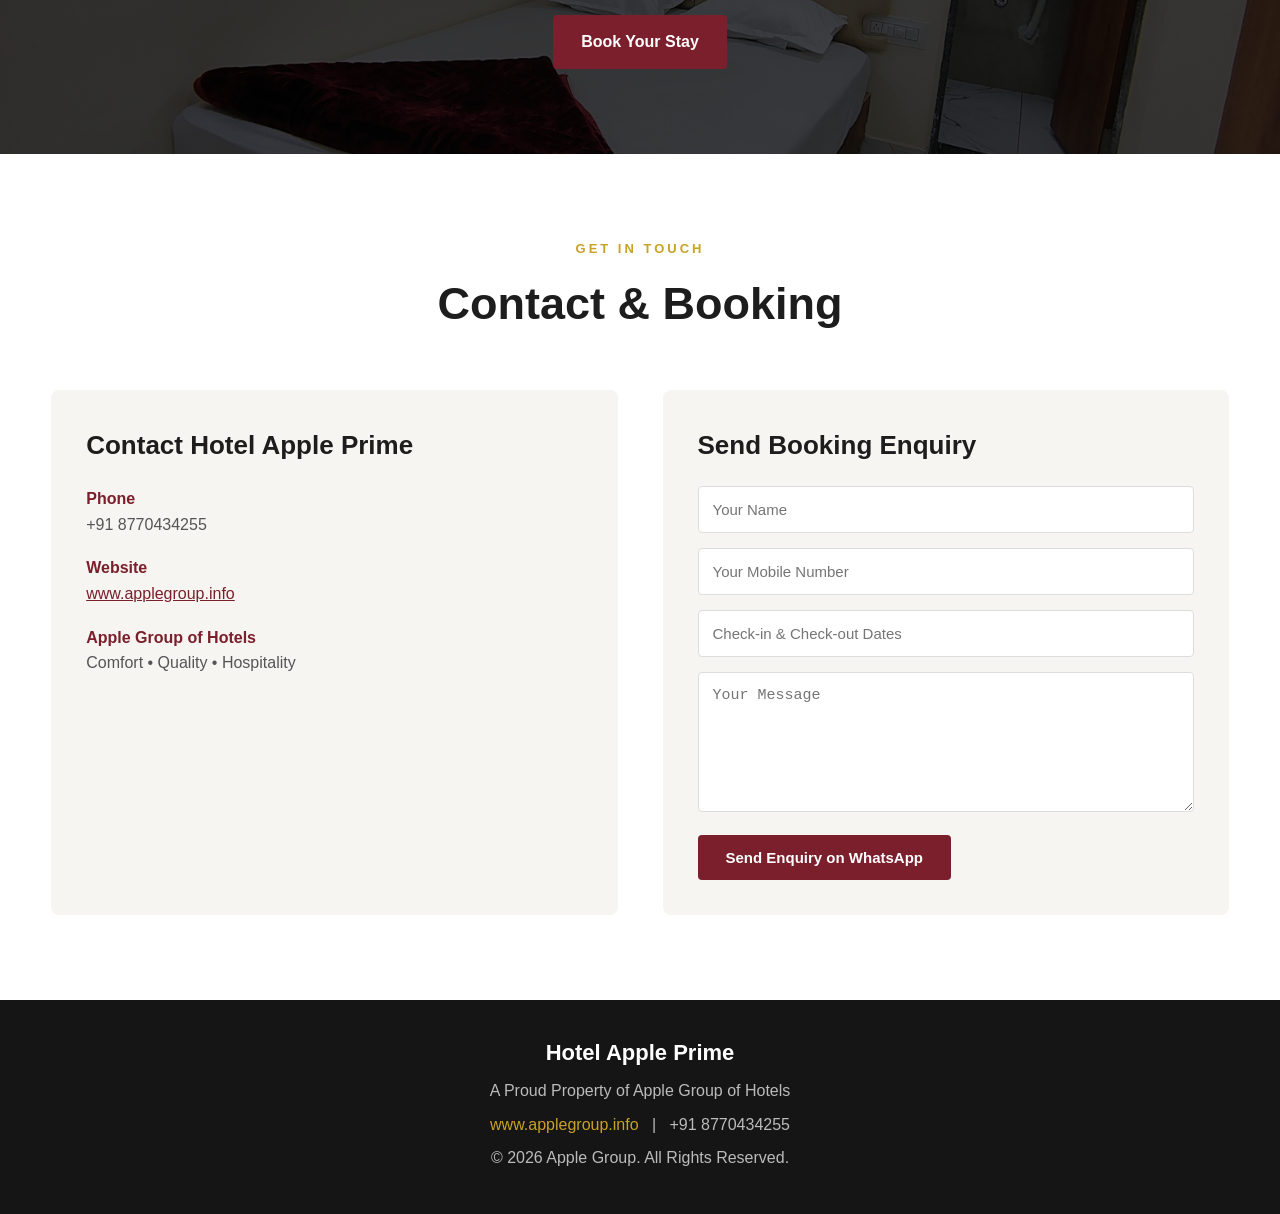
<file: hotel-apple-prime.html>
<!DOCTYPE html>
<html lang="en">
<head>
  <meta charset="UTF-8">
  <meta name="viewport" content="width=device-width, initial-scale=1.0">

  <title>Hotel Apple Prime | Apple Group of Hotels</title>

  <meta
    name="description"
    content="Hotel Apple Prime - Comfortable rooms, warm hospitality and a memorable stay with Apple Group of Hotels."
  >

  <style>
    :root {
      --primary: #7a1f2b;
      --primary-dark: #55151e;
      --gold: #c9a227;
      --dark: #1d1d1d;
      --light: #f7f5f2;
      --white: #ffffff;
      --text: #555555;
    }

    * {
      margin: 0;
      padding: 0;
      box-sizing: border-box;
    }

    html {
      scroll-behavior: smooth;
    }

    body {
      font-family: Arial, Helvetica, sans-serif;
      color: var(--text);
      background: var(--white);
      line-height: 1.6;
    }

    /* HEADER */

    header {
      position: fixed;
      top: 0;
      left: 0;
      width: 100%;
      z-index: 1000;
      background: rgba(255, 255, 255, 0.97);
      box-shadow: 0 2px 15px rgba(0, 0, 0, 0.08);
    }

    .navbar {
      width: min(1200px, 92%);
      margin: auto;
      min-height: 72px;
      display: flex;
      align-items: center;
      justify-content: space-between;
    }

    .logo {
      text-decoration: none;
      color: var(--primary);
      font-size: 22px;
      font-weight: 800;
      letter-spacing: 0.5px;
    }

    .logo span {
      display: block;
      color: var(--gold);
      font-size: 10px;
      letter-spacing: 2px;
      text-transform: uppercase;
    }

    nav {
      display: flex;
      gap: 24px;
      align-items: center;
    }

    nav a {
      text-decoration: none;
      color: var(--dark);
      font-size: 14px;
      font-weight: 600;
      transition: 0.3s;
    }

    nav a:hover {
      color: var(--primary);
    }

    .book-btn {
      background: var(--primary);
      color: var(--white) !important;
      padding: 11px 20px;
      border-radius: 4px;
    }

    .book-btn:hover {
      background: var(--gold);
    }

    /* HERO */

    .hero {
      min-height: 100vh;
      margin-top: 72px;
      background:
        linear-gradient(rgba(0, 0, 0, 0.48), rgba(0, 0, 0, 0.62)),
        url('Apple-prime-exterior.jpg') center/cover no-repeat;
      display: flex;
      align-items: center;
      justify-content: center;
      text-align: center;
      color: var(--white);
    }

    .hero-content {
      width: min(850px, 90%);
      padding: 50px 20px;
    }

    .hero .top-text {
      color: var(--gold);
      text-transform: uppercase;
      letter-spacing: 4px;
      font-size: 14px;
      margin-bottom: 15px;
      font-weight: bold;
    }

    .hero h1 {
      font-size: clamp(42px, 7vw, 80px);
      line-height: 1.1;
      margin-bottom: 20px;
    }

    .hero h2 {
      font-size: clamp(18px, 2.5vw, 25px);
      font-weight: 400;
      margin-bottom: 30px;
    }

    .hero-buttons {
      display: flex;
      justify-content: center;
      gap: 15px;
      flex-wrap: wrap;
    }

    .btn {
      display: inline-block;
      padding: 14px 28px;
      text-decoration: none;
      font-weight: bold;
      border-radius: 4px;
      transition: 0.3s;
    }

    .btn-primary {
      background: var(--primary);
      color: var(--white);
    }

    .btn-primary:hover {
      background: var(--gold);
    }

    .btn-outline {
      border: 2px solid var(--white);
      color: var(--white);
    }

    .btn-outline:hover {
      background: var(--white);
      color: var(--dark);
    }

    /* GENERAL */

    section {
      padding: 85px 0;
    }

    .container {
      width: min(1200px, 92%);
      margin: auto;
    }

    .section-heading {
      text-align: center;
      margin-bottom: 50px;
    }

    .section-heading p {
      color: var(--gold);
      text-transform: uppercase;
      letter-spacing: 3px;
      font-size: 13px;
      font-weight: bold;
      margin-bottom: 8px;
    }

    .section-heading h2 {
      color: var(--dark);
      font-size: clamp(30px, 4vw, 45px);
    }

    /* ABOUT */

    .about {
      background: var(--light);
    }

    .about-grid {
      display: grid;
      grid-template-columns: 1fr 1fr;
      gap: 55px;
      align-items: center;
    }

    .about-image img {
      width: 100%;
      height: 450px;
      object-fit: cover;
      border-radius: 8px;
      box-shadow: 0 15px 40px rgba(0, 0, 0, 0.15);
    }

    .about-content .eyebrow {
      color: var(--gold);
      text-transform: uppercase;
      letter-spacing: 3px;
      font-size: 13px;
      font-weight: bold;
      margin-bottom: 10px;
    }

    .about-content h2 {
      color: var(--dark);
      font-size: 38px;
      margin-bottom: 20px;
    }

    .about-content h2 span {
      color: var(--primary);
    }

    .about-content p {
      margin-bottom: 18px;
      font-size: 16px;
    }

    .features {
      display: grid;
      grid-template-columns: 1fr 1fr;
      gap: 18px;
      margin-top: 25px;
    }

    .feature {
      background: var(--white);
      padding: 18px;
      border-left: 4px solid var(--gold);
      border-radius: 4px;
    }

    .feature strong {
      color: var(--dark);
      display: block;
      margin-bottom: 4px;
    }

    /* ROOMS */

    .rooms-grid {
      display: grid;
      grid-template-columns: repeat(2, 1fr);
      gap: 30px;
    }

    .room-card {
      background: var(--white);
      border-radius: 8px;
      overflow: hidden;
      box-shadow: 0 8px 30px rgba(0, 0, 0, 0.1);
      transition: transform 0.3s;
    }

    .room-card:hover {
      transform: translateY(-8px);
    }

    .room-card img {
      width: 100%;
      height: 300px;
      object-fit: cover;
    }

    .room-info {
      padding: 25px;
    }

    .room-info h3 {
      color: var(--dark);
      font-size: 24px;
      margin-bottom: 10px;
    }

    .room-info p {
      margin-bottom: 15px;
    }

    .room-link {
      color: var(--primary);
      font-weight: bold;
      text-decoration: none;
    }

    /* AMENITIES */

    .amenities {
      background: var(--primary);
      color: var(--white);
    }

    .amenities .section-heading h2 {
      color: var(--white);
    }

    .amenities-grid {
      display: grid;
      grid-template-columns: repeat(4, 1fr);
      gap: 20px;
    }

    .amenity-card {
      background: rgba(255, 255, 255, 0.1);
      padding: 30px 20px;
      text-align: center;
      border: 1px solid rgba(255, 255, 255, 0.15);
      border-radius: 8px;
      transition: 0.3s;
    }

    .amenity-card:hover {
      background: rgba(255, 255, 255, 0.18);
      transform: translateY(-5px);
    }

    .amenity-icon {
      font-size: 32px;
      margin-bottom: 12px;
    }

    .amenity-card h3 {
      font-size: 18px;
    }

    /* GALLERY */

    .gallery {
      background: var(--light);
    }

    .gallery-grid {
      display: grid;
      grid-template-columns: repeat(4, 1fr);
      grid-auto-rows: 230px;
      gap: 15px;
    }

    .gallery-item {
      overflow: hidden;
      border-radius: 6px;
      background: #ddd;
    }

    .gallery-item:nth-child(1) {
      grid-column: span 2;
      grid-row: span 2;
    }

    .gallery-item:nth-child(5) {
      grid-column: span 2;
    }

    .gallery-item img {
      width: 100%;
      height: 100%;
      object-fit: cover;
      transition: transform 0.5s;
      cursor: pointer;
    }

    .gallery-item:hover img {
      transform: scale(1.08);
    }

    /* CTA */

    .cta {
      background:
        linear-gradient(rgba(0, 0, 0, 0.72), rgba(0, 0, 0, 0.72)),
        url('Apple-prime-room-4.jpg') center/cover no-repeat;
      text-align: center;
      color: var(--white);
    }

    .cta h2 {
      font-size: clamp(32px, 5vw, 52px);
      margin-bottom: 15px;
    }

    .cta p {
      max-width: 650px;
      margin: 0 auto 30px;
      font-size: 18px;
    }

    /* CONTACT */

    .contact-grid {
      display: grid;
      grid-template-columns: 1fr 1fr;
      gap: 45px;
    }

    .contact-box {
      background: var(--light);
      padding: 35px;
      border-radius: 8px;
    }

    .contact-box h3 {
      color: var(--dark);
      font-size: 26px;
      margin-bottom: 20px;
    }

    .contact-item {
      margin-bottom: 18px;
    }

    .contact-item strong {
      display: block;
      color: var(--primary);
    }

    .contact-form input,
    .contact-form textarea {
      width: 100%;
      padding: 14px;
      margin-bottom: 15px;
      border: 1px solid #ddd;
      border-radius: 4px;
      font-size: 15px;
    }

    .contact-form textarea {
      min-height: 140px;
      resize: vertical;
    }

    .contact-form button {
      border: none;
      cursor: pointer;
      font-size: 15px;
    }

    /* FOOTER */

    footer {
      background: #151515;
      color: #bbb;
      text-align: center;
      padding: 35px 20px;
    }

    footer h3 {
      color: var(--white);
      margin-bottom: 8px;
      font-size: 22px;
    }

    footer p {
      margin-bottom: 8px;
    }

    footer a {
      color: var(--gold);
      text-decoration: none;
    }

    /* MOBILE */

    @media (max-width: 900px) {

      nav {
        gap: 12px;
      }

      nav a:not(.book-btn) {
        display: none;
      }

      .about-grid,
      .contact-grid {
        grid-template-columns: 1fr;
      }

      .amenities-grid {
        grid-template-columns: repeat(2, 1fr);
      }

      .gallery-grid {
        grid-template-columns: repeat(2, 1fr);
        grid-auto-rows: 200px;
      }

      .gallery-item:nth-child(1),
      .gallery-item:nth-child(5) {
        grid-column: span 1;
        grid-row: span 1;
      }
    }

    @media (max-width: 600px) {

      .navbar {
        min-height: 65px;
      }

      .logo {
        font-size: 18px;
      }

      .book-btn {
        padding: 9px 13px;
        font-size: 12px;
      }

      .hero {
        margin-top: 65px;
      }

      section {
        padding: 60px 0;
      }

      .rooms-grid,
      .amenities-grid,
      .features {
        grid-template-columns: 1fr;
      }

      .about-image img {
        height: 320px;
      }

      .gallery-grid {
        grid-template-columns: 1fr;
      }

      .gallery-item {
        height: 250px;
      }

      .gallery-item:nth-child(1),
      .gallery-item:nth-child(5) {
        grid-column: span 1;
      }
    }
  </style>
</head>

<body>

  <!-- HEADER -->

  <header>
    <div class="navbar">

      <a href="index.html" class="logo">
        APPLE GROUP
        <span>Group of Hotels</span>
      </a>

      <nav>
        <a href="index.html">Home</a>
        <a href="#about">About</a>
        <a href="#rooms">Rooms</a>
        <a href="#gallery">Gallery</a>
        <a href="#contact">Contact</a>
        <a href="#contact" class="book-btn">Book Your Stay</a>
      </nav>

    </div>
  </header>


  <!-- HERO -->

  <section class="hero">

    <div class="hero-content">

      <p class="top-text">Apple Group of Hotels</p>

      <h1>Hotel Apple Prime</h1>

      <h2>Comfort, Convenience & Warm Hospitality</h2>

      <div class="hero-buttons">
        <a href="#rooms" class="btn btn-primary">
          Explore Rooms
        </a>

        <a href="#contact" class="btn btn-outline">
          Book Now
        </a>
      </div>

    </div>

  </section>


  <!-- ABOUT -->

  <section class="about" id="about">

    <div class="container">

      <div class="about-grid">

        <div class="about-image">
          <img
            src="Apple-prime-room-1.jpg"
            alt="Hotel Apple Prime Room"
          >
        </div>


        <div class="about-content">

          <p class="eyebrow">
            Welcome to Hotel Apple Prime
          </p>

          <h2>
            A Stay Designed for
            <span>Your Comfort</span>
          </h2>

          <p>
            Hotel Apple Prime offers comfortable accommodation,
            welcoming service and a pleasant environment for every guest.
          </p>

          <p>
            Whether you are travelling with family, visiting for business
            or exploring the city, our goal is to make your stay relaxing
            and memorable.
          </p>


          <div class="features">

            <div class="feature">
              <strong>Comfortable Rooms</strong>
              Relax in clean and well-designed spaces.
            </div>

            <div class="feature">
              <strong>Warm Hospitality</strong>
              Friendly service throughout your stay.
            </div>

            <div class="feature">
              <strong>Convenient Stay</strong>
              Everything you need for a pleasant experience.
            </div>

            <div class="feature">
              <strong>Apple Group Promise</strong>
              Quality service and memorable stays.
            </div>

          </div>

        </div>

      </div>

    </div>

  </section>


  <!-- ROOMS -->

  <section id="rooms">

    <div class="container">

      <div class="section-heading">
        <p>Stay With Comfort</p>
        <h2>Our Rooms</h2>
      </div>


      <div class="rooms-grid">

        <div class="room-card">

          <img
            src="Apple-prime-room-1.jpg"
            alt="Hotel Apple Prime Room 1"
          >

          <div class="room-info">

            <h3>Comfortable Stay</h3>

            <p>
              A clean, comfortable and welcoming space designed
              for a relaxing stay.
            </p>

            <a href="#contact" class="room-link">
              Enquire Now →
            </a>

          </div>

        </div>


        <div class="room-card">

          <img
            src="Apple-prime-room-2.jpg"
            alt="Hotel Apple Prime Room 2"
          >

          <div class="room-info">

            <h3>Premium Comfort</h3>

            <p>
              Enjoy a pleasant stay with comfortable interiors
              and trusted Apple Group hospitality.
            </p>

            <a href="#contact" class="room-link">
              Enquire Now →
            </a>

          </div>

        </div>


        <div class="room-card">

          <img
            src="Apple-prime-room-3.jpg"
            alt="Hotel Apple Prime Room 3"
          >

          <div class="room-info">

            <h3>Relaxing Rooms</h3>

            <p>
              Thoughtfully designed rooms offering comfort
              and convenience for every guest.
            </p>

            <a href="#contact" class="room-link">
              Enquire Now →
            </a>

          </div>

        </div>


        <div class="room-card">

          <img
            src="Apple-prime-room-4.jpg"
            alt="Hotel Apple Prime Room 4"
          >

          <div class="room-info">

            <h3>Memorable Stay</h3>

            <p>
              Experience warm hospitality and a comfortable
              environment throughout your visit.
            </p>

            <a href="#contact" class="room-link">
              Enquire Now →
            </a>

          </div>

        </div>

      </div>

    </div>

  </section>


  <!-- AMENITIES -->

  <section class="amenities">

    <div class="container">

      <div class="section-heading">
        <p>Everything You Need</p>
        <h2>Hotel Amenities</h2>
      </div>


      <div class="amenities-grid">

        <div class="amenity-card">
          <div class="amenity-icon">🛏️</div>
          <h3>Comfortable Rooms</h3>
        </div>

        <div class="amenity-card">
          <div class="amenity-icon">🛁</div>
          <h3>Clean Bathrooms</h3>
        </div>

        <div class="amenity-card">
          <div class="amenity-icon">🛎️</div>
          <h3>Guest Service</h3>
        </div>

        <div class="amenity-card">
          <div class="amenity-icon">🏨</div>
          <h3>Comfortable Stay</h3>
        </div>

      </div>

    </div>

  </section>


  <!-- GALLERY -->

  <section class="gallery" id="gallery">

    <div class="container">

      <div class="section-heading">
        <p>Take a Look</p>
        <h2>Hotel Gallery</h2>
      </div>


      <div class="gallery-grid">

        <div class="gallery-item">
          <img
            src="Apple-prime-exterior.jpg"
            alt="Hotel Apple Prime Exterior"
          >
        </div>

        <div class="gallery-item">
          <img
            src="Apple-prime-room-1.jpg"
            alt="Hotel Apple Prime Room"
          >
        </div>

        <div class="gallery-item">
          <img
            src="Apple-prime-room-2.jpg"
            alt="Hotel Apple Prime Room"
          >
        </div>

        <div class="gallery-item">
          <img
            src="Apple-prime-bathroom-1.jpg"
            alt="Hotel Apple Prime Bathroom"
          >
        </div>

        <div class="gallery-item">
          <img
            src="Apple-prime-room-3.jpg"
            alt="Hotel Apple Prime Room"
          >
        </div>

        <div class="gallery-item">
          <img
            src="Apple-prime-room-4.jpg"
            alt="Hotel Apple Prime Room"
          >
        </div>

        <div class="gallery-item">
          <img
            src="Apple-prime-bathroom-2.jpg"
            alt="Hotel Apple Prime Bathroom"
          >
        </div>

      </div>

    </div>

  </section>


  <!-- CTA -->

  <section class="cta">

    <div class="container">

      <h2>Plan Your Stay With Us</h2>

      <p>
        Experience comfort, convenience and warm hospitality
        at Hotel Apple Prime.
      </p>

      <a href="#contact" class="btn btn-primary">
        Book Your Stay
      </a>

    </div>

  </section>


  <!-- CONTACT -->

  <section id="contact">

    <div class="container">

      <div class="section-heading">
        <p>Get In Touch</p>
        <h2>Contact & Booking</h2>
      </div>


      <div class="contact-grid">

        <div class="contact-box">

          <h3>Contact Hotel Apple Prime</h3>


          <div class="contact-item">
            <strong>Phone</strong>
            +91 8770434255
          </div>


          <div class="contact-item">
            <strong>Website</strong>

            <a
              href="https://www.applegroup.info"
              style="color:#7a1f2b;"
            >
              www.applegroup.info
            </a>
          </div>


          <div class="contact-item">
            <strong>Apple Group of Hotels</strong>
            Comfort • Quality • Hospitality
          </div>

        </div>


        <div class="contact-box">

          <h3>Send Booking Enquiry</h3>


          <form
            class="contact-form"
            id="bookingForm"
          >

            <input
              type="text"
              id="name"
              placeholder="Your Name"
              required
            >


            <input
              type="tel"
              id="phone"
              placeholder="Your Mobile Number"
              required
            >


            <input
              type="text"
              id="dates"
              placeholder="Check-in & Check-out Dates"
            >


            <textarea
              id="message"
              placeholder="Your Message"
            ></textarea>


            <button
              type="submit"
              class="btn btn-primary"
            >
              Send Enquiry on WhatsApp
            </button>

          </form>

        </div>

      </div>

    </div>

  </section>


  <!-- FOOTER -->

  <footer>

    <h3>Hotel Apple Prime</h3>

    <p>
      A Proud Property of Apple Group of Hotels
    </p>

    <p>
      <a href="https://www.applegroup.info">
        www.applegroup.info
      </a>

      &nbsp; | &nbsp;

      +91 8770434255
    </p>

    <p>
      © 2026 Apple Group. All Rights Reserved.
    </p>

  </footer>


  <!-- WHATSAPP BOOKING FORM -->

  <script>

    document
      .getElementById("bookingForm")
      .addEventListener("submit", function(e) {

        e.preventDefault();

        const name =
          document.getElementById("name").value;

        const phone =
          document.getElementById("phone").value;

        const dates =
          document.getElementById("dates").value;

        const message =
          document.getElementById("message").value;


        const whatsappMessage =
          "Hello, I want to enquire about a booking at Hotel Apple Prime.%0A%0A" +
          "*Name:* " + name + "%0A" +
          "*Mobile:* " + phone + "%0A" +
          "*Dates:* " + dates + "%0A" +
          "*Message:* " + message;


        const whatsappNumber =
          "918770434255";


        window.open(
          "https://wa.me/" +
          whatsappNumber +
          "?text=" +
          whatsappMessage,
          "_blank"
        );

      });

  </script>

</body>
</html>
</file>
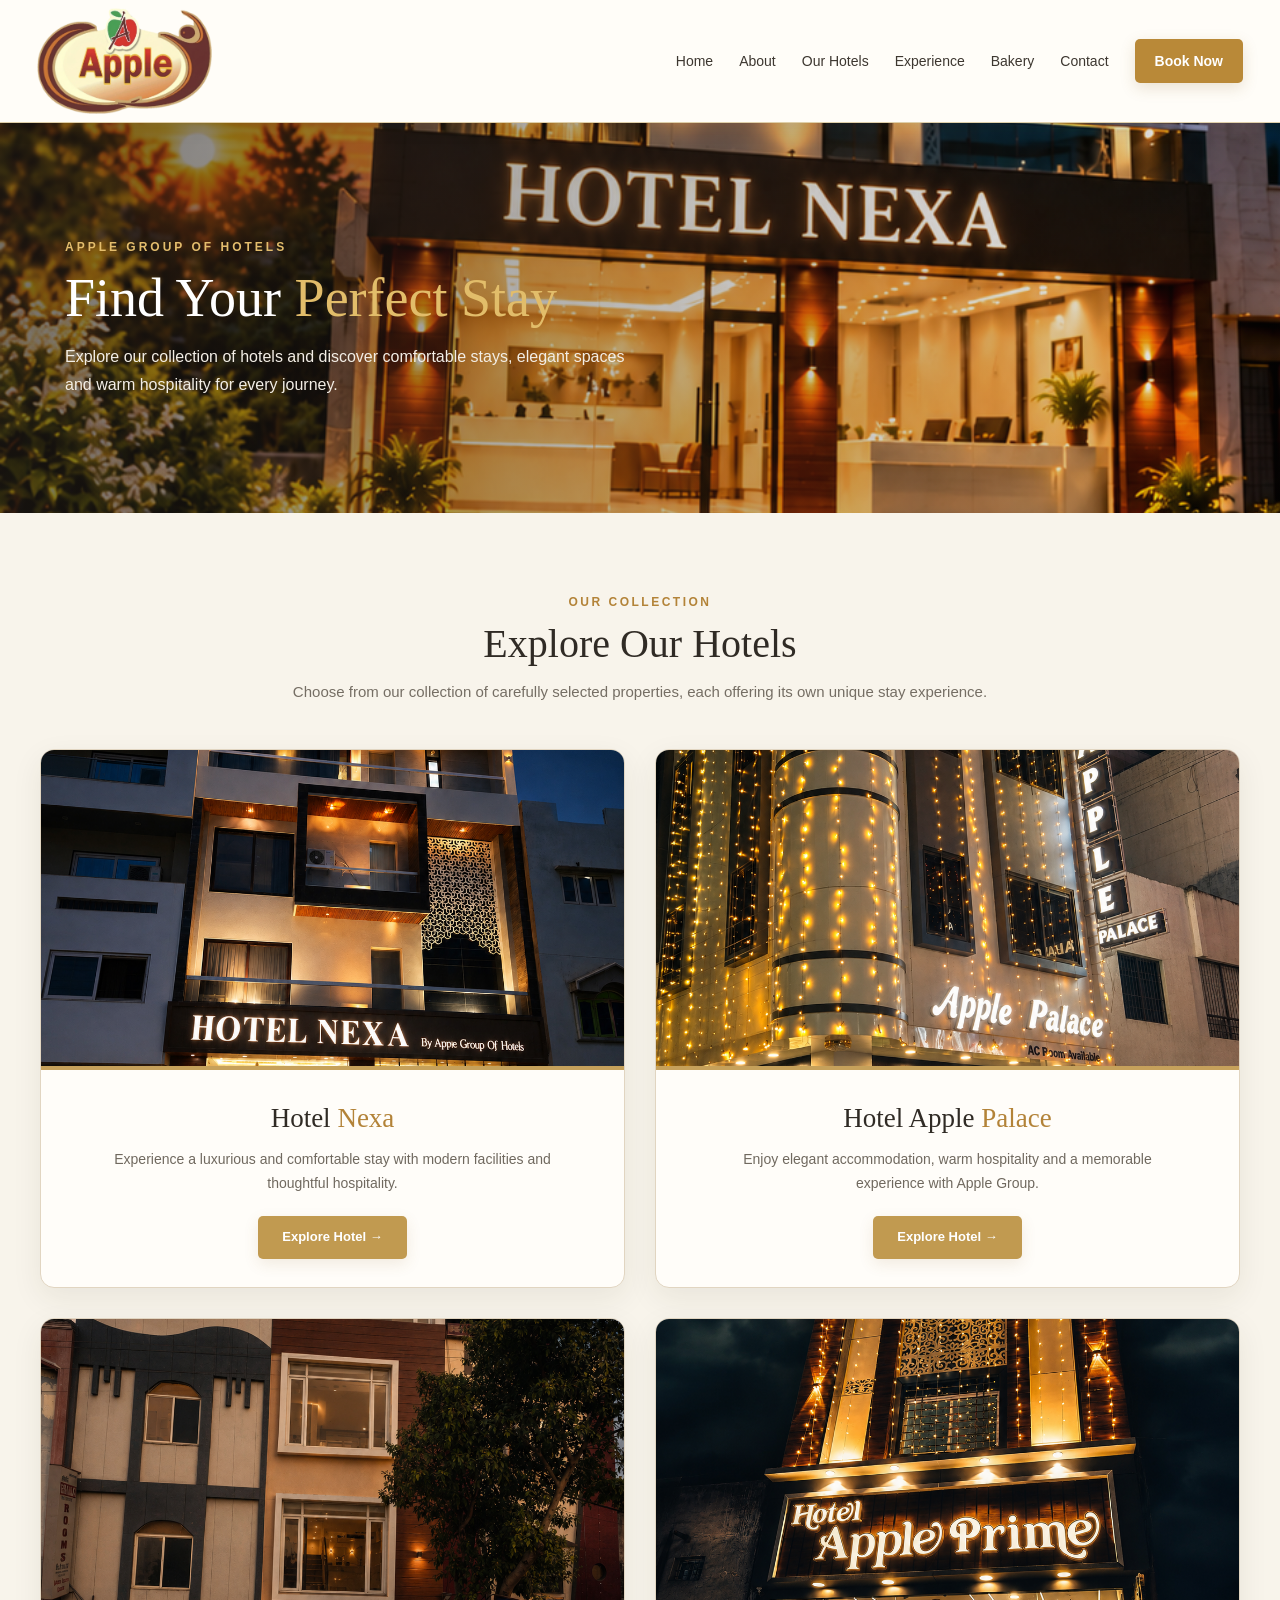
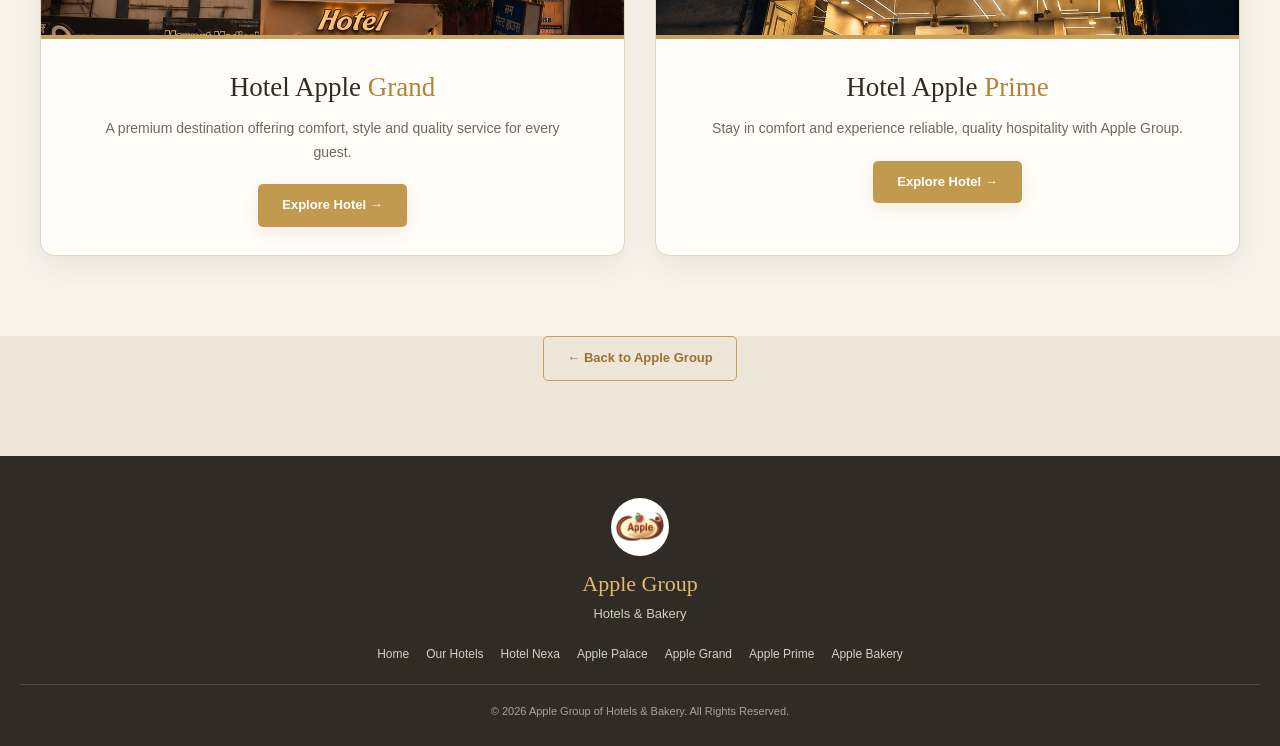
<file: hotels.html>
<!DOCTYPE html>
<html lang="en">
<head>
<meta charset="UTF-8">
<meta name="viewport" content="width=device-width, initial-scale=1.0">

<title>Our Hotels | Apple Group</title>

<meta name="description"
content="Explore Apple Group of Hotels - Hotel Nexa, Apple Palace, Apple Grand and Apple Prime.">

<style>

/* =====================================================
   GLOBAL
===================================================== */

*{
  margin:0;
  padding:0;
  box-sizing:border-box;
}

html{
  scroll-behavior:smooth;
}

body{
  font-family:Arial, Helvetica, sans-serif;
  background:#f8f4eb;
  color:#302b25;
  line-height:1.6;
}

a{
  text-decoration:none;
}

img{
  max-width:100%;
  display:block;
}


/* =====================================================
   HEADER
===================================================== */

header{
  position:sticky;
  top:0;
  z-index:1000;

  background:rgba(255,253,248,.97);

  border-bottom:1px solid #dfcfa9;

  box-shadow:0 4px 20px rgba(55,45,30,.07);
}

.navbar{
  max-width:1250px;
  min-height:76px;

  margin:auto;
  padding:8px 22px;

  display:flex;
  align-items:center;
  justify-content:space-between;

  gap:20px;
}

.logo{
  display:flex;
  align-items:center;
}

.logo img{
  width:175px;
  height:auto;
  object-fit:contain;
}

nav{
  display:flex;
  align-items:center;
  gap:26px;
}

nav a{
  color:#3d3730;
  font-size:14px;
  font-weight:500;

  transition:.3s ease;
}

nav a:hover{
  color:#b38338;
}

.book-btn{
  background:#b98938;
  color:#fff !important;

  padding:11px 20px;

  border-radius:5px;

  font-weight:600;

  box-shadow:0 5px 15px rgba(137,100,38,.18);
}

.book-btn:hover{
  background:#956d29;
}


/* =====================================================
   HERO
===================================================== */

.hero{
  min-height:390px;

  position:relative;

  background-image:
  linear-gradient(
    90deg,
    rgba(35,29,23,.62),
    rgba(35,29,23,.30),
    rgba(35,29,23,.08)
  ),
  url("Hero-image-orignal.png");

  background-size:cover;
  background-position:center;

  display:flex;
  align-items:center;
}

.hero-content{
  width:100%;
  max-width:1200px;

  margin:auto;

  padding:60px 25px;
}

.hero-inner{
  max-width:650px;
}

.hero-label{
  color:#e3bd6d;

  font-size:12px;
  font-weight:bold;

  letter-spacing:3px;

  text-transform:uppercase;

  margin-bottom:12px;
}

.hero h1{
  font-family:Georgia,"Times New Roman",serif;

  color:#fff;

  font-size:54px;

  line-height:1.1;

  font-weight:500;

  margin-bottom:15px;
}

.hero h1 span{
  color:#e2bd6a;
}

.hero p{
  color:#f3eee6;

  font-size:16px;

  max-width:570px;

  line-height:1.7;
}


/* =====================================================
   HOTELS SECTION
===================================================== */

.hotels-section{
  background:#f8f4eb;

  padding:80px 20px;
}

.section-heading{
  max-width:750px;

  text-align:center;

  margin:0 auto 45px;
}

.section-label{
  color:#b38338;

  font-size:12px;
  font-weight:bold;

  letter-spacing:2.5px;

  text-transform:uppercase;

  margin-bottom:8px;
}

.section-heading h2{
  font-family:Georgia,"Times New Roman",serif;

  color:#302b25;

  font-size:40px;

  font-weight:500;

  line-height:1.2;

  margin-bottom:12px;
}

.section-heading p{
  color:#756e64;

  font-size:15px;
}


/* =====================================================
   HOTEL GRID
===================================================== */

.hotels-grid{
  max-width:1200px;

  margin:auto;

  display:grid;

  grid-template-columns:repeat(2,1fr);

  gap:30px;
}


/* =====================================================
   HOTEL CARD
===================================================== */

.hotel-card{
  background:#fffdf9;

  border:1px solid #e1d5c1;

  border-radius:14px;

  overflow:hidden;

  box-shadow:0 10px 30px rgba(55,45,30,.08);

  transition:
    transform .35s ease,
    box-shadow .35s ease,
    border-color .35s ease;
}

.hotel-card:hover{
  transform:translateY(-7px);

  border-color:#c6a15b;

  box-shadow:
    0 18px 40px rgba(55,45,30,.15);
}


/* =====================================================
   HOTEL IMAGE
===================================================== */

.hotel-image{
  position:relative;

  width:100%;

  height:320px;

  overflow:hidden;

  background:#eee7d9;
}

.hotel-image img{
  width:100%;
  height:100%;

  object-fit:cover;

  transition:transform .5s ease;
}

.hotel-card:hover .hotel-image img{
  transform:scale(1.04);
}


/* GOLD IMAGE LINE */

.hotel-image:after{
  content:"";

  position:absolute;

  left:0;
  right:0;
  bottom:0;

  height:4px;

  background:#c6a15b;
}


/* =====================================================
   HOTEL INFORMATION
===================================================== */

.hotel-info{
  padding:27px 25px 28px;

  text-align:center;
}

.hotel-info h3{
  font-family:Georgia,"Times New Roman",serif;

  color:#302b25;

  font-size:27px;

  font-weight:500;

  margin-bottom:8px;
}

.hotel-info h3 span{
  color:#b38338;
}

.hotel-info p{
  color:#70695f;

  font-size:14px;

  line-height:1.7;

  max-width:480px;

  margin:0 auto 20px;
}


/* =====================================================
   HOTEL BUTTON
===================================================== */

.hotel-btn{
  display:inline-block;

  background:#c19a50;

  color:#fff;

  padding:11px 24px;

  border-radius:5px;

  font-size:13px;

  font-weight:600;

  transition:.3s ease;

  box-shadow:0 5px 15px rgba(137,100,38,.12);
}

.hotel-btn:hover{
  background:#9d742f;

  transform:translateY(-1px);
}


/* =====================================================
   BACK BUTTON
===================================================== */

.back-section{
  background:#eee7d9;

  text-align:center;

  padding:0 20px 75px;
}

.back-btn{
  display:inline-block;

  color:#9b722e;

  border:1px solid #c6a15b;

  padding:11px 23px;

  border-radius:5px;

  font-size:13px;

  font-weight:600;

  transition:.3s;
}

.back-btn:hover{
  background:#c6a15b;

  color:#fff;
}


/* =====================================================
   FOOTER
===================================================== */

footer{
  background:#302b25;

  color:#fff;

  text-align:center;

  padding:42px 20px 25px;
}

footer img{
  width:58px;
  height:58px;

  object-fit:contain;

  background:#fff;

  padding:5px;

  border-radius:50%;

  margin:0 auto 10px;
}

footer h3{
  font-family:Georgia,"Times New Roman",serif;

  color:#e1bb6d;

  font-size:22px;

  font-weight:500;

  margin-bottom:3px;
}

footer p{
  color:#d3ccc1;

  font-size:13px;
}

.footer-links{
  display:flex;

  justify-content:center;

  flex-wrap:wrap;

  gap:17px;

  margin:20px auto;
}

.footer-links a{
  color:#d6cfc5;

  font-size:12px;

  transition:.3s;
}

.footer-links a:hover{
  color:#e2bd6b;
}

.copyright{
  border-top:1px solid rgba(255,255,255,.12);

  padding-top:18px;

  margin-top:15px;

  color:#aaa299;

  font-size:11px;
}


/* =====================================================
   TABLET
===================================================== */

@media(max-width:900px){

  .logo img{
    width:145px;
  }

  nav{
    gap:14px;
  }

  nav a{
    font-size:12px;
  }

  .hero h1{
    font-size:48px;
  }

  .hotels-grid{
    gap:22px;
  }

  .hotel-image{
    height:280px;
  }
}


/* =====================================================
   MOBILE
===================================================== */

@media(max-width:700px){

  .navbar{
    min-height:64px;

    padding:7px 14px;
  }

  .logo img{
    width:125px;
  }

  nav{
    gap:8px;
  }

  nav a{
    font-size:11px;
  }

  nav a:nth-child(2),
  nav a:nth-child(3),
  nav a:nth-child(4),
  nav a:nth-child(5),
  nav a:nth-child(6){
    display:none;
  }

  .book-btn{
    padding:9px 12px;

    font-size:11px !important;
  }


  /* HERO */

  .hero{
    min-height:390px;

    background-position:65% center;

    align-items:flex-end;
  }

  .hero-content{
    padding:35px 20px 42px;
  }

  .hero-label{
    font-size:10px;

    letter-spacing:2px;
  }

  .hero h1{
    font-size:38px;
  }

  .hero p{
    font-size:13px;

    line-height:1.6;
  }


  /* SECTION */

  .hotels-section{
    padding:60px 15px;
  }

  .section-heading{
    margin-bottom:32px;
  }

  .section-heading h2{
    font-size:31px;
  }

  .section-heading p{
    font-size:13px;
  }


  /* HOTEL GRID */

  .hotels-grid{
    grid-template-columns:1fr;

    gap:22px;
  }


  /* HOTEL IMAGE */

  .hotel-image{
    height:270px;
  }


  /* HOTEL INFO */

  .hotel-info{
    padding:23px 18px 25px;
  }

  .hotel-info h3{
    font-size:24px;
  }

  .hotel-info p{
    font-size:13px;
  }

}


/* =====================================================
   SMALL MOBILE
===================================================== */

@media(max-width:420px){

  .logo img{
    width:112px;
  }

  .hero{
    min-height:350px;

    background-position:67% center;
  }

  .hero h1{
    font-size:33px;
  }

  .hero p{
    font-size:12px;
  }

  .hotel-image{
    height:235px;
  }

  .hotel-info h3{
    font-size:22px;
  }

}

</style>
</head>


<body>


<!-- =====================================================
     HEADER
===================================================== -->

<header>

<div class="navbar">

<a href="index.html" class="logo">

<img
src="Apple-logo.png"
alt="Apple Group">

</a>


<nav>

<a href="index.html">
Home
</a>

<a href="index.html#about">
About
</a>

<a href="hotels.html">
Our Hotels
</a>

<a href="index.html#experience">
Experience
</a>

<a href="apple-bakery.html">
Bakery
</a>

<a href="index.html#contact">
Contact
</a>

<a
href="https://wa.me/918770434255"
target="_blank"
class="book-btn">

Book Now

</a>

</nav>

</div>

</header>



<!-- =====================================================
     HERO
===================================================== -->

<section class="hero">

<div class="hero-content">

<div class="hero-inner">

<div class="hero-label">
APPLE GROUP OF HOTELS
</div>

<h1>
Find Your
<span>Perfect Stay</span>
</h1>

<p>
Explore our collection of hotels and discover
comfortable stays, elegant spaces and warm
hospitality for every journey.
</p>

</div>

</div>

</section>



<!-- =====================================================
     HOTELS
===================================================== -->

<section class="hotels-section">


<div class="section-heading">

<div class="section-label">
OUR COLLECTION
</div>

<h2>
Explore Our Hotels
</h2>

<p>
Choose from our collection of carefully selected
properties, each offering its own unique stay experience.
</p>

</div>



<div class="hotels-grid">


<!-- =================================================
     HOTEL NEXA
================================================= -->

<div class="hotel-card">

<div class="hotel-image">

<img
src="Hotel_nexa.png"
alt="Hotel Nexa">

</div>


<div class="hotel-info">

<h3>
Hotel <span>Nexa</span>
</h3>

<p>
Experience a luxurious and comfortable stay
with modern facilities and thoughtful hospitality.
</p>

<a
href="hotel-nexa.html"
class="hotel-btn">

Explore Hotel →

</a>

</div>

</div>



<!-- =================================================
     APPLE PALACE
================================================= -->

<div class="hotel-card">

<div class="hotel-image">

<img
src="Hotel-apple-palace.png"
alt="Hotel Apple Palace">

</div>


<div class="hotel-info">

<h3>
Hotel Apple <span>Palace</span>
</h3>

<p>
Enjoy elegant accommodation, warm hospitality
and a memorable experience with Apple Group.
</p>

<a
href="hotel-apple-palace.html"
class="hotel-btn">

Explore Hotel →

</a>

</div>

</div>



<!-- =================================================
     APPLE GRAND
================================================= -->

<div class="hotel-card">

<div class="hotel-image">

<img
src="Hotel-apple-grand.png"
alt="Hotel Apple Grand">

</div>


<div class="hotel-info">

<h3>
Hotel Apple <span>Grand</span>
</h3>

<p>
A premium destination offering comfort,
style and quality service for every guest.
</p>

<a
href="hotel-apple-grand.html"
class="hotel-btn">

Explore Hotel →

</a>

</div>

</div>



<!-- =================================================
     APPLE PRIME
================================================= -->

<div class="hotel-card">

<div class="hotel-image">

<img
src="Hotel-apple-prime.png"
alt="Hotel Apple Prime">

</div>


<div class="hotel-info">

<h3>
Hotel Apple <span>Prime</span>
</h3>

<p>
Stay in comfort and experience reliable,
quality hospitality with Apple Group.
</p>

<a
href="hotel-apple-prime.html"
class="hotel-btn">

Explore Hotel →

</a>

</div>

</div>


</div>

</section>



<!-- =====================================================
     BACK
===================================================== -->

<div class="back-section">

<a
href="index.html"
class="back-btn">

← Back to Apple Group

</a>

</div>



<!-- =====================================================
     FOOTER
===================================================== -->

<footer>

<img
src="Apple-logo.png"
alt="Apple Group Logo">

<h3>
Apple Group
</h3>

<p>
Hotels & Bakery
</p>


<div class="footer-links">

<a href="index.html">
Home
</a>

<a href="hotels.html">
Our Hotels
</a>

<a href="hotel-nexa.html">
Hotel Nexa
</a>

<a href="hotel-apple-palace.html">
Apple Palace
</a>

<a href="hotel-apple-grand.html">
Apple Grand
</a>

<a href="hotel-apple-prime.html">
Apple Prime
</a>

<a href="apple-bakery.html">
Apple Bakery
</a>

</div>


<div class="copyright">

© 2026 Apple Group of Hotels & Bakery.
All Rights Reserved.

</div>

</footer>


</body>
</html>
</file>
